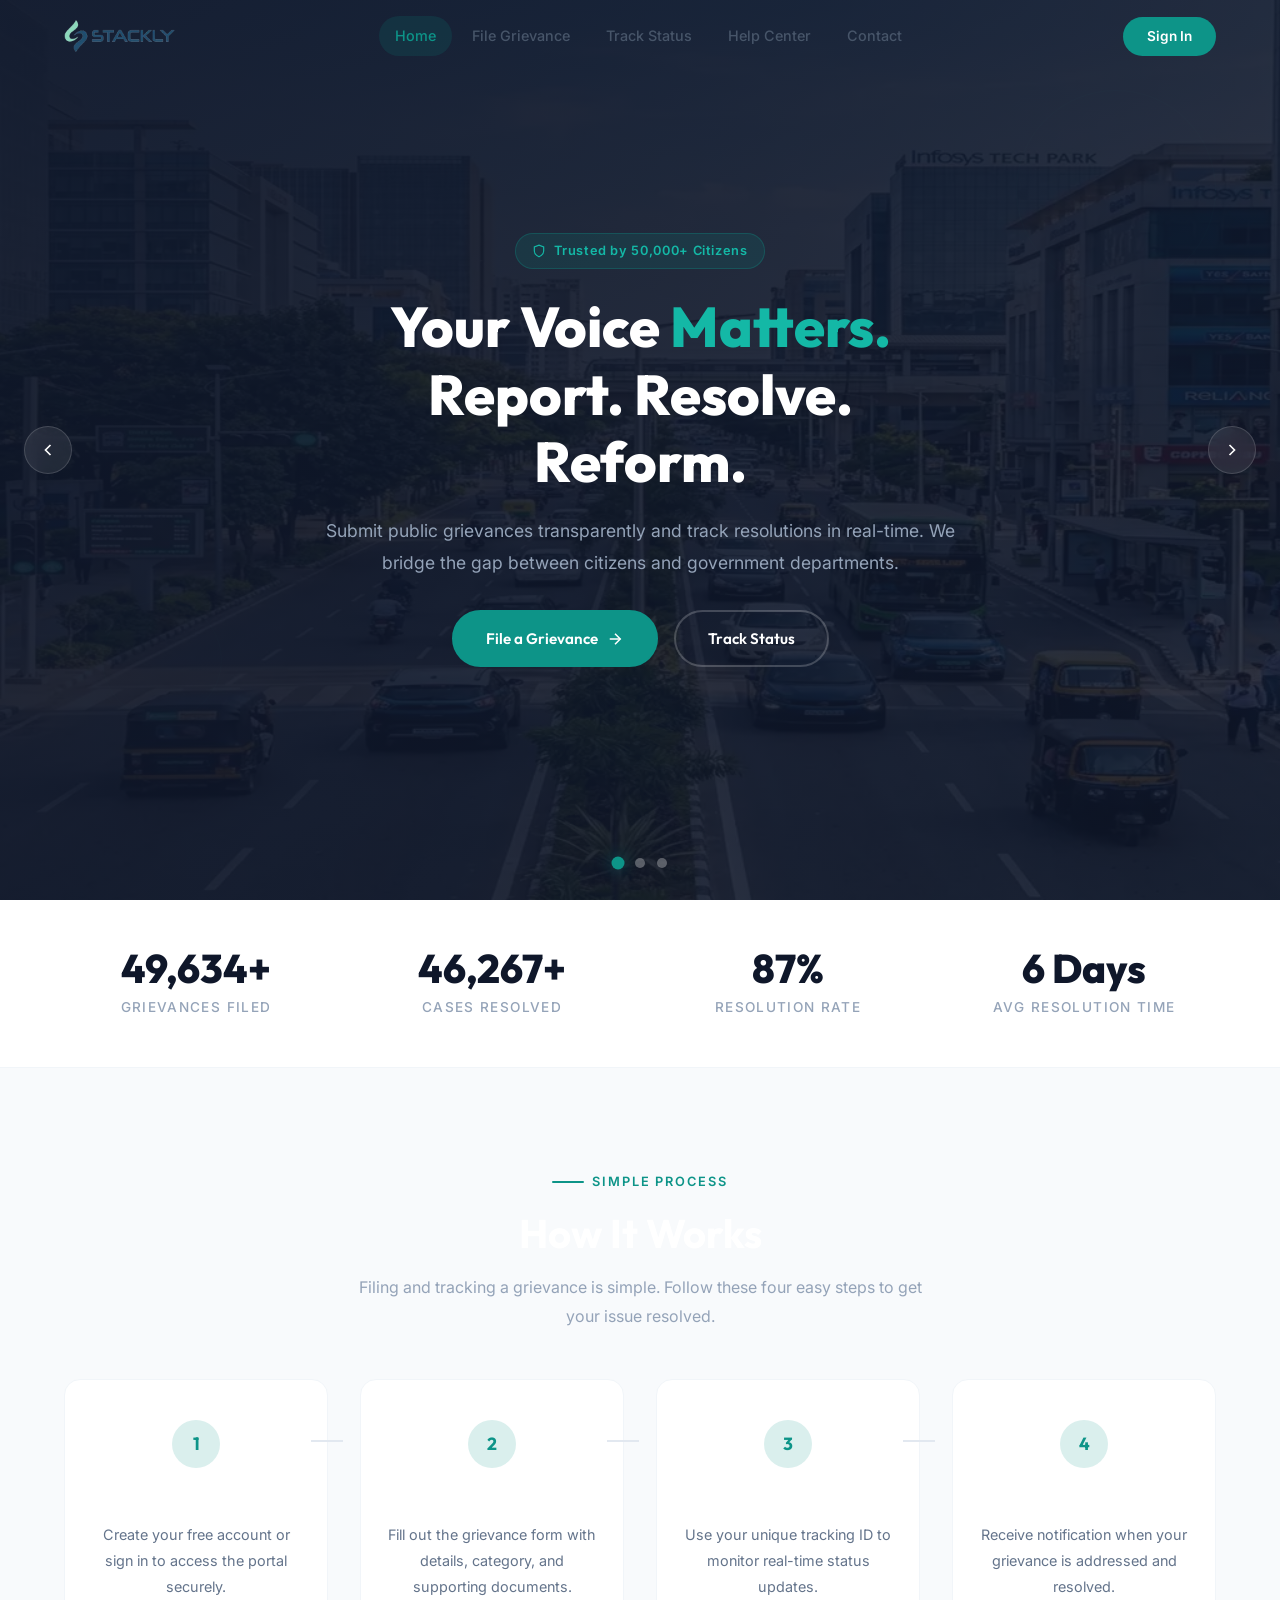
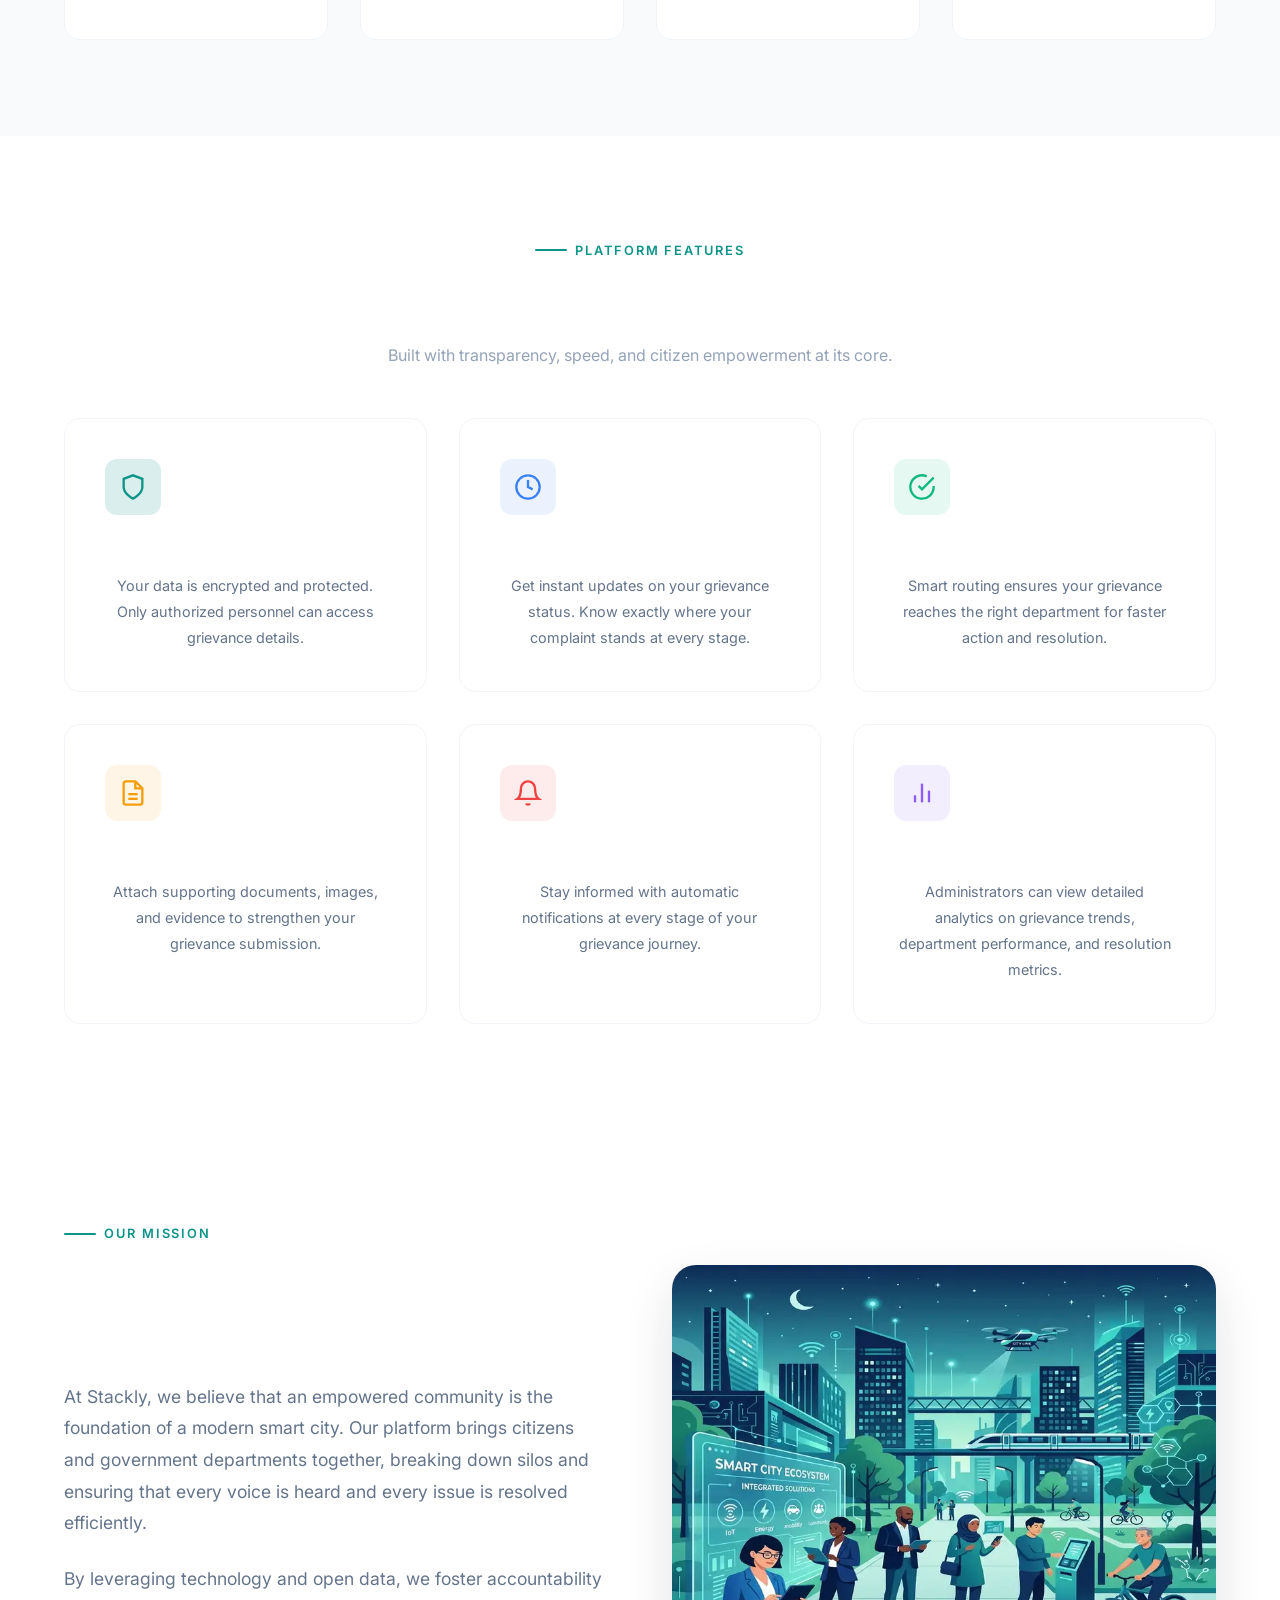
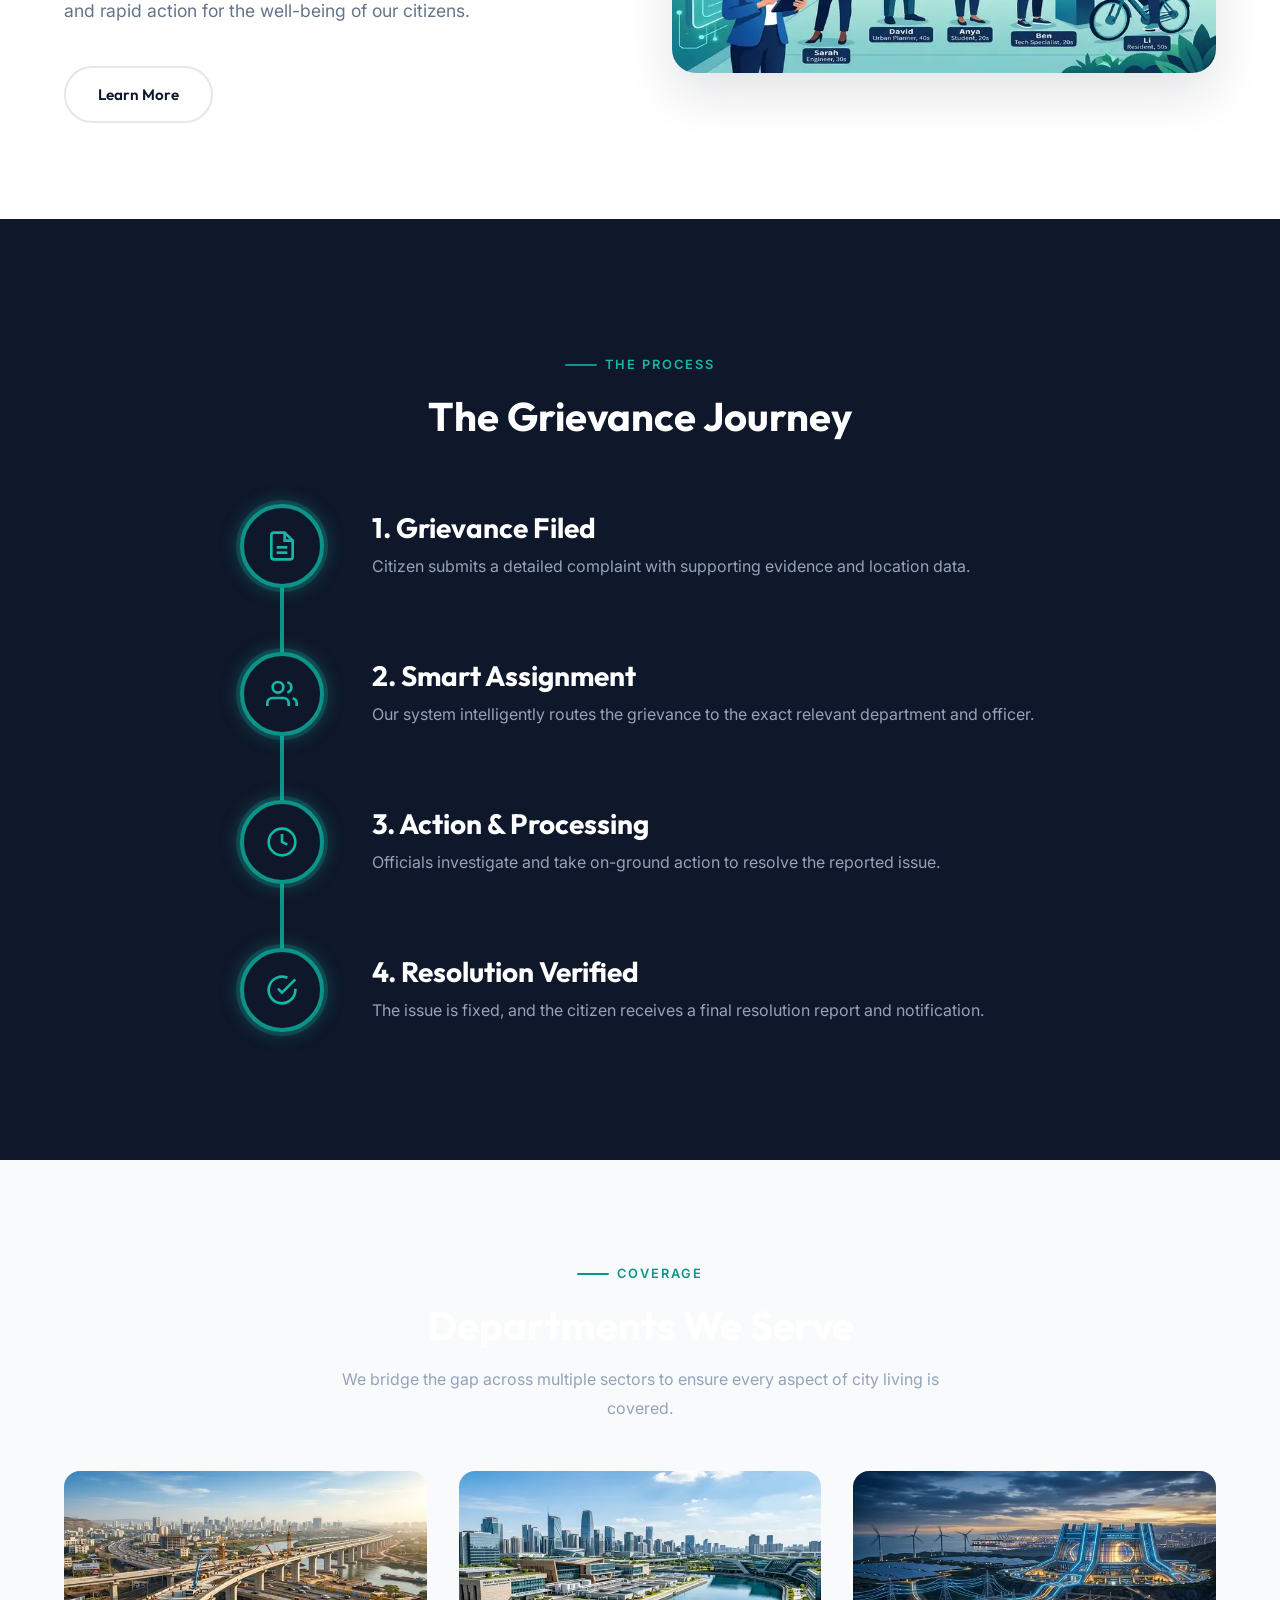
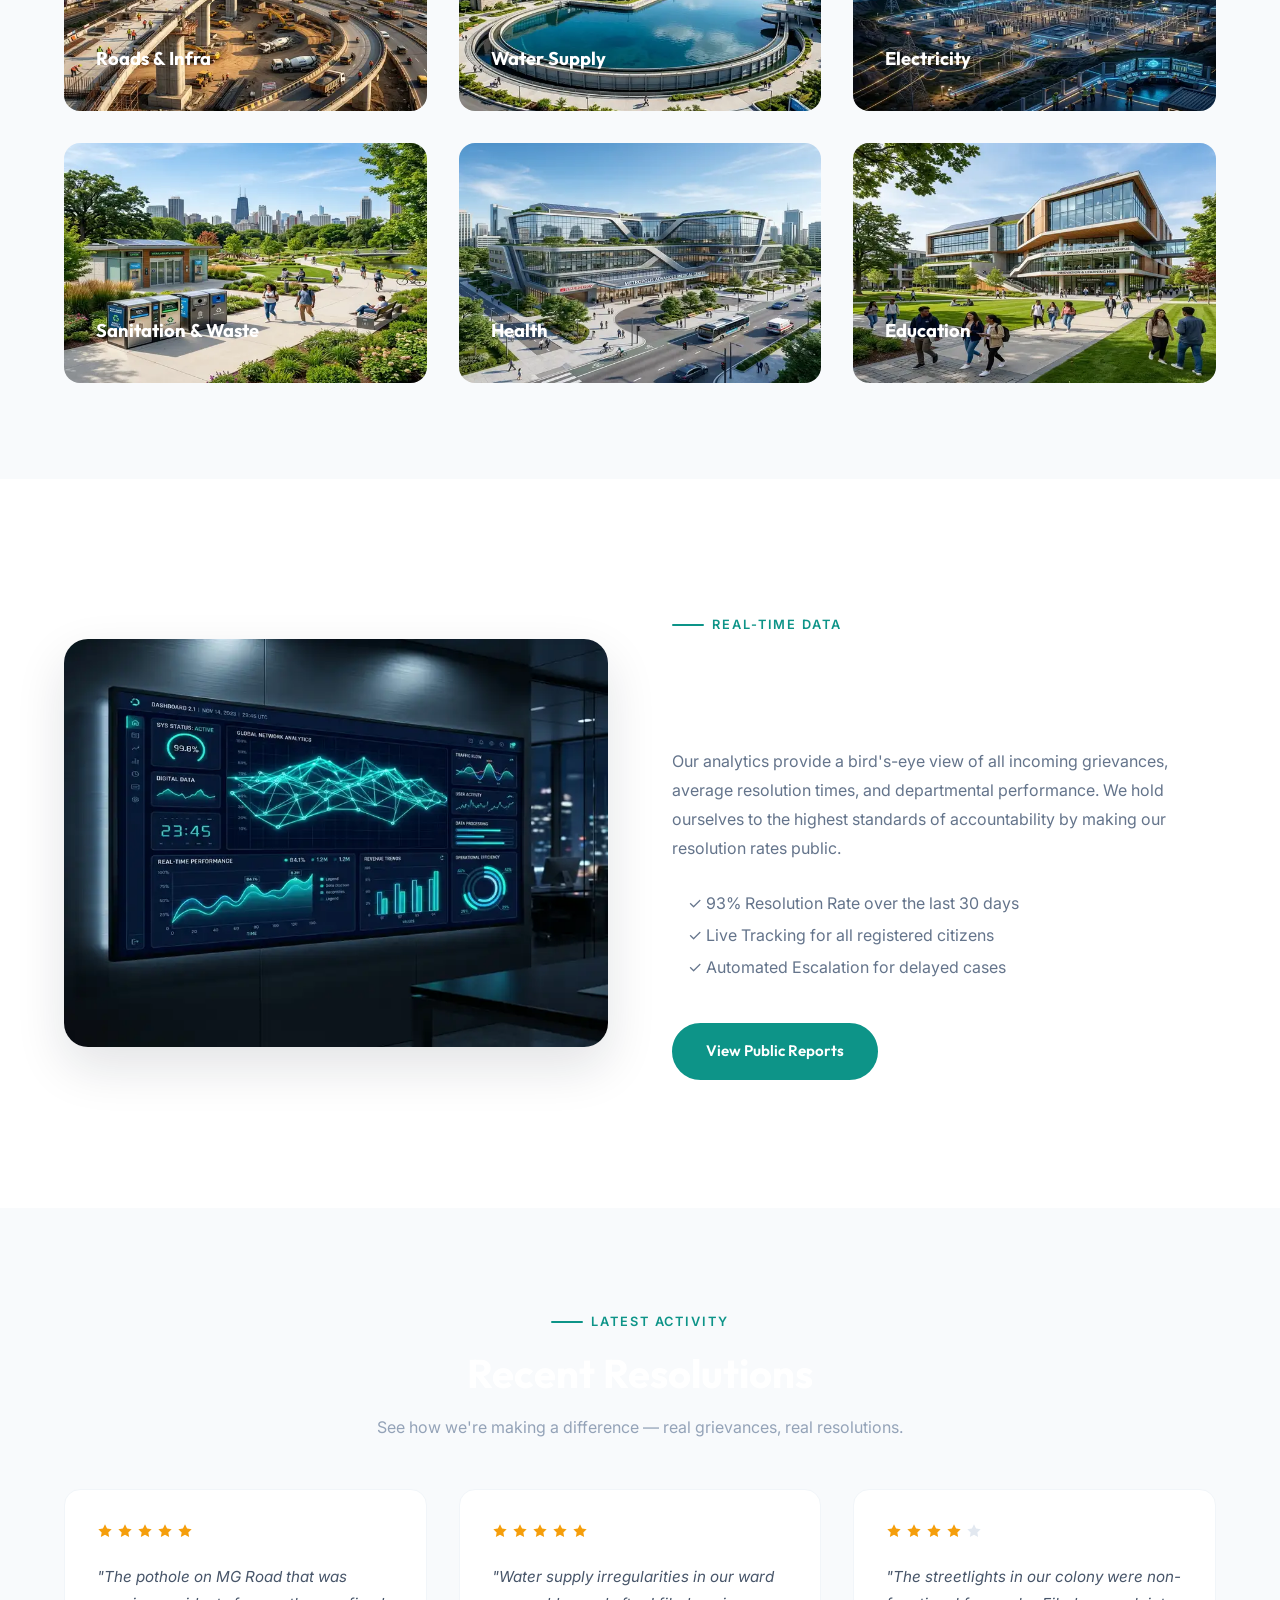
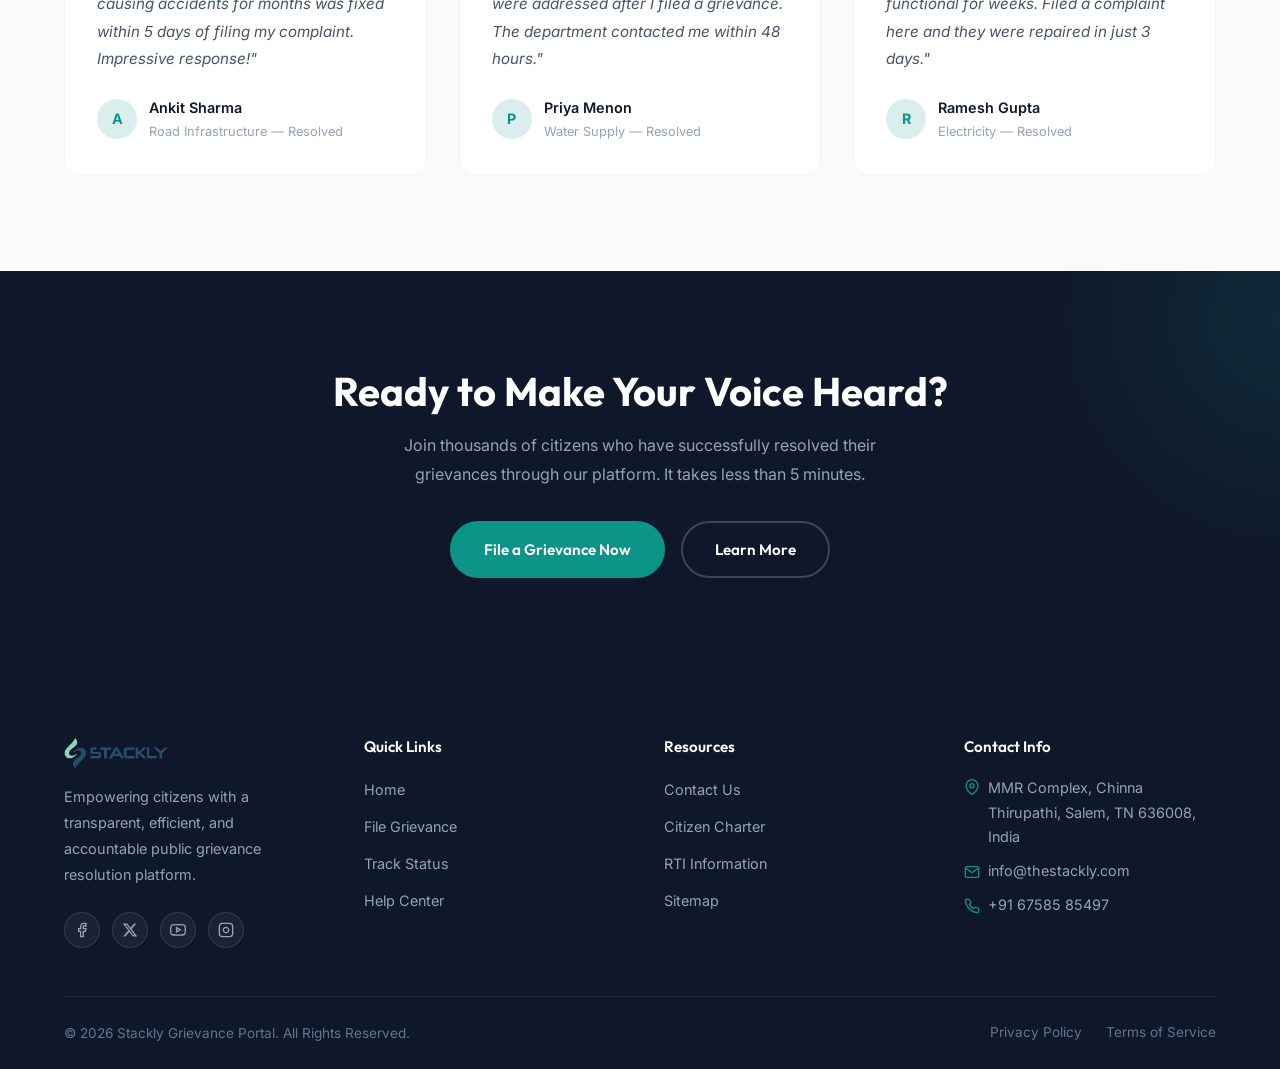
<file: index.html>
<!DOCTYPE html>
<html lang="en">
<head>
  <meta charset="UTF-8" />
  <meta name="viewport" content="width=device-width, initial-scale=1.0" />
  <title>Stackly — Public Grievance Portal</title>
  <meta name="description" content="Submit, track, and resolve public grievances efficiently. Your voice matters — Stackly ensures transparent and timely grievance resolution." />
  <link rel="stylesheet" href="css/style.css" />
</head>
<body>

  <!-- Page Loader -->
  <div id="page-loader" role="status" aria-label="Loading">
    <div class="loader-spinner"></div>
  </div>

  <!-- Header -->
  <header class="header" id="mainHeader">
    <div class="container">
      <a href="index.html" class="logo">
        <img src="images/logo-stackly.webp" alt="Stackly Grievance Portal" />
      </a>
      <nav class="nav-links">
        <a href="index.html" class="active">Home</a>
        <a href="file-grievance.html">File Grievance</a>
        <a href="track-grievance.html">Track Status</a>
        <a href="help-center.html">Help Center</a>
        <a href="contact.html">Contact</a>
      </nav>
      <div class="header-right">
        <a href="login.html" class="header-cta">Sign In</a>
        <button class="ham-btn" aria-label="Open menu">
          <svg viewBox="0 0 24 24" fill="none" stroke="currentColor" stroke-width="2"><line x1="3" y1="6" x2="21" y2="6"/><line x1="3" y1="12" x2="21" y2="12"/><line x1="3" y1="18" x2="21" y2="18"/></svg>
        </button>
      </div>
    </div>
  </header>

  <!-- Mobile Menu -->
  <div id="mobile-menu">
    <button class="mobile-close" aria-label="Close menu">
      <svg width="24" height="24" viewBox="0 0 24 24" fill="none" stroke="currentColor" stroke-width="2"><line x1="18" y1="6" x2="6" y2="18"/><line x1="6" y1="6" x2="18" y2="18"/></svg>
    </button>
    <img src="images/logo-stackly.webp" alt="Stackly" style="height:28px;filter:brightness(0) invert(1);margin-bottom:2rem;" />
    <a href="index.html">Home</a>
    <a href="file-grievance.html">File Grievance</a>
    <a href="track-grievance.html">Track Status</a>
    <a href="help-center.html">Help Center</a>
    <a href="contact.html">Contact</a>
    <a href="login.html" style="color:var(--teal-light);">Sign In</a>
  </div>

  <!-- ===== HERO SLIDER ===== -->
  <section class="hero-slider" id="heroSlider">
    <!-- Geometric Decorations -->
    <div class="hero-geo hero-geo-1"></div>
    <div class="hero-geo hero-geo-2"></div>
    <div class="hero-geo hero-geo-3"></div>

    <div class="hero-track">
      <!-- Slide 1 -->
      <div class="hero-slide active">
        <div class="hero-slide-bg" style="background-image:url('images/hero-1.webp')"></div>
        <div class="hero-slide-overlay"></div>
        <div class="hero-slide-content">
          <div class="hero-badge">
            <svg width="14" height="14" viewBox="0 0 24 24" fill="none" stroke="currentColor" stroke-width="2"><path d="M12 22s8-4 8-10V5l-8-3-8 3v7c0 6 8 10 8 10z"/></svg>
            Trusted by 50,000+ Citizens
          </div>
          <h1>Your Voice <span>Matters.</span><br />Report. Resolve. Reform.</h1>
          <p>Submit public grievances transparently and track resolutions in real-time. We bridge the gap between citizens and government departments.</p>
          <div class="hero-btns">
            <a href="file-grievance.html" class="btn btn-primary">File a Grievance <svg width="18" height="18" viewBox="0 0 24 24" fill="none" stroke="currentColor" stroke-width="2"><line x1="5" y1="12" x2="19" y2="12"/><polyline points="12 5 19 12 12 19"/></svg></a>
            <a href="track-grievance.html" class="btn-ghost">Track Status</a>
          </div>
        </div>
      </div>

      <!-- Slide 2 -->
      <div class="hero-slide">
        <div class="hero-slide-bg" style="background-image:url('images/hero-2.webp')"></div>
        <div class="hero-slide-overlay"></div>
        <div class="hero-slide-content">
          <div class="hero-badge">
            <svg width="14" height="14" viewBox="0 0 24 24" fill="none" stroke="currentColor" stroke-width="2"><circle cx="12" cy="12" r="10"/><polyline points="12 6 12 12 16 14"/></svg>
            Average Resolution: 7 Days
          </div>
          <h1>Fast. Transparent. <span>Accountable.</span></h1>
          <p>Every grievance receives a unique tracking ID. Monitor progress, receive updates, and hold departments accountable — all from one platform.</p>
          <div class="hero-btns">
            <a href="track-grievance.html" class="btn btn-primary">Track Your Grievance</a>
            <a href="help-center.html" class="btn-ghost">How It Works</a>
          </div>
        </div>
      </div>

      <!-- Slide 3 -->
      <div class="hero-slide">
        <div class="hero-slide-bg" style="background-image:url('images/hero-3.webp')"></div>
        <div class="hero-slide-overlay"></div>
        <div class="hero-slide-content">
          <div class="hero-badge">
            <svg width="14" height="14" viewBox="0 0 24 24" fill="none" stroke="currentColor" stroke-width="2"><path d="M17 21v-2a4 4 0 00-4-4H5a4 4 0 00-4 4v2"/><circle cx="9" cy="7" r="4"/><path d="M23 21v-2a4 4 0 00-3-3.87"/><path d="M16 3.13a4 4 0 010 7.75"/></svg>
            Built for Every Citizen
          </div>
          <h1>Building a <span>Better</span> Community Together</h1>
          <p>From infrastructure issues to public service complaints — our portal categorizes, prioritizes, and routes your grievances to the right department.</p>
          <div class="hero-btns">
            <a href="file-grievance.html" class="btn btn-primary">Get Started</a>
            <a href="contact.html" class="btn-ghost">Contact Us</a>
          </div>
        </div>
      </div>
    </div>

    <!-- Slider Controls -->
    <button class="slider-arrow slider-prev" aria-label="Previous slide">
      <svg viewBox="0 0 24 24" fill="none" stroke="currentColor" stroke-width="2"><polyline points="15 18 9 12 15 6"/></svg>
    </button>
    <button class="slider-arrow slider-next" aria-label="Next slide">
      <svg viewBox="0 0 24 24" fill="none" stroke="currentColor" stroke-width="2"><polyline points="9 6 15 12 9 18"/></svg>
    </button>

    <!-- Slider Dots -->
    <div class="slider-dots">
      <button class="slider-dot active" aria-label="Slide 1"></button>
      <button class="slider-dot" aria-label="Slide 2"></button>
      <button class="slider-dot" aria-label="Slide 3"></button>
    </div>
  </section>

  <!-- ===== STATS BAR ===== -->
  <section class="stats-bar">
    <div class="container">
      <div class="stats-grid reveal">
        <div class="stat-item">
          <div class="stat-number" data-count="52480" data-suffix="+">0</div>
          <div class="stat-label">Grievances Filed</div>
        </div>
        <div class="stat-item">
          <div class="stat-number" data-count="48920" data-suffix="+">0</div>
          <div class="stat-label">Cases Resolved</div>
        </div>
        <div class="stat-item">
          <div class="stat-number" data-count="93" data-suffix="%">0</div>
          <div class="stat-label">Resolution Rate</div>
        </div>
        <div class="stat-item">
          <div class="stat-number" data-count="7" data-suffix=" Days">0</div>
          <div class="stat-label">Avg Resolution Time</div>
        </div>
      </div>
    </div>
  </section>

  <!-- ===== HOW IT WORKS ===== -->
  <section class="section" style="background:var(--gray-50);">
    <div class="container text-center">
      <div class="reveal">
        <span class="section-label">Simple Process</span>
        <h2 class="section-title">How It Works</h2>
        <p class="section-subtitle">Filing and tracking a grievance is simple. Follow these four easy steps to get your issue resolved.</p>
      </div>

      <div class="steps-grid stagger-children">
        <div class="step-card reveal">
          <div class="step-number">1</div>
          <h4>Register / Login</h4>
          <p>Create your free account or sign in to access the portal securely.</p>
        </div>
        <div class="step-card reveal">
          <div class="step-number">2</div>
          <h4>Submit Grievance</h4>
          <p>Fill out the grievance form with details, category, and supporting documents.</p>
        </div>
        <div class="step-card reveal">
          <div class="step-number">3</div>
          <h4>Track Progress</h4>
          <p>Use your unique tracking ID to monitor real-time status updates.</p>
        </div>
        <div class="step-card reveal">
          <div class="step-number">4</div>
          <h4>Get Resolution</h4>
          <p>Receive notification when your grievance is addressed and resolved.</p>
        </div>
      </div>
    </div>
  </section>

  <!-- ===== FEATURES ===== -->
  <section class="section">
    <div class="container text-center">
      <div class="reveal">
        <span class="section-label">Platform Features</span>
        <h2 class="section-title">Why Choose Our Portal</h2>
        <p class="section-subtitle">Built with transparency, speed, and citizen empowerment at its core.</p>
      </div>

      <div class="features-grid stagger-children">
        <div class="feature-card reveal">
          <div class="feature-icon" style="background:var(--teal-glow);color:var(--teal);">
            <svg width="28" height="28" viewBox="0 0 24 24" fill="none" stroke="currentColor" stroke-width="2"><path d="M12 22s8-4 8-10V5l-8-3-8 3v7c0 6 8 10 8 10z"/></svg>
          </div>
          <h4>Secure & Private</h4>
          <p>Your data is encrypted and protected. Only authorized personnel can access grievance details.</p>
        </div>
        <div class="feature-card reveal">
          <div class="feature-icon" style="background:var(--info-bg);color:var(--info);">
            <svg width="28" height="28" viewBox="0 0 24 24" fill="none" stroke="currentColor" stroke-width="2"><circle cx="12" cy="12" r="10"/><polyline points="12 6 12 12 16 14"/></svg>
          </div>
          <h4>Real-Time Tracking</h4>
          <p>Get instant updates on your grievance status. Know exactly where your complaint stands at every stage.</p>
        </div>
        <div class="feature-card reveal">
          <div class="feature-icon" style="background:var(--success-bg);color:var(--success);">
            <svg width="28" height="28" viewBox="0 0 24 24" fill="none" stroke="currentColor" stroke-width="2"><path d="M22 11.08V12a10 10 0 11-5.93-9.14"/><polyline points="22 4 12 14.01 9 11.01"/></svg>
          </div>
          <h4>Quick Resolution</h4>
          <p>Smart routing ensures your grievance reaches the right department for faster action and resolution.</p>
        </div>
        <div class="feature-card reveal">
          <div class="feature-icon" style="background:var(--warning-bg);color:var(--warning);">
            <svg width="28" height="28" viewBox="0 0 24 24" fill="none" stroke="currentColor" stroke-width="2"><path d="M14 2H6a2 2 0 00-2 2v16a2 2 0 002 2h12a2 2 0 002-2V8z"/><polyline points="14 2 14 8 20 8"/><line x1="16" y1="13" x2="8" y2="13"/><line x1="16" y1="17" x2="8" y2="17"/></svg>
          </div>
          <h4>Document Upload</h4>
          <p>Attach supporting documents, images, and evidence to strengthen your grievance submission.</p>
        </div>
        <div class="feature-card reveal">
          <div class="feature-icon" style="background:var(--danger-bg);color:var(--danger);">
            <svg width="28" height="28" viewBox="0 0 24 24" fill="none" stroke="currentColor" stroke-width="2"><path d="M18 8A6 6 0 006 8c0 7-3 9-3 9h18s-3-2-3-9"/><path d="M13.73 21a2 2 0 01-3.46 0"/></svg>
          </div>
          <h4>SMS & Email Alerts</h4>
          <p>Stay informed with automatic notifications at every stage of your grievance journey.</p>
        </div>
        <div class="feature-card reveal">
          <div class="feature-icon" style="background:rgba(139,92,246,0.1);color:#8b5cf6;">
            <svg width="28" height="28" viewBox="0 0 24 24" fill="none" stroke="currentColor" stroke-width="2"><line x1="18" y1="20" x2="18" y2="10"/><line x1="12" y1="20" x2="12" y2="4"/><line x1="6" y1="20" x2="6" y2="14"/></svg>
          </div>
          <h4>Analytics Dashboard</h4>
          <p>Administrators can view detailed analytics on grievance trends, department performance, and resolution metrics.</p>
        </div>
      </div>
    </div>
  </section>

  <!-- ===== VISION & IMPACT ===== -->
  <section class="vision-section section">
    <div class="container vision-grid">
      <div class="vision-content reveal-left">
        <span class="section-label">Our Mission</span>
        <h2>Building a Transparent, Connected Community</h2>
        <p>At Stackly, we believe that an empowered community is the foundation of a modern smart city. Our platform brings citizens and government departments together, breaking down silos and ensuring that every voice is heard and every issue is resolved efficiently.</p>
        <p>By leveraging technology and open data, we foster accountability and rapid action for the well-being of our citizens.</p>
        <a href="about.html" class="btn btn-outline" style="margin-top: 1rem;">Learn More</a>
      </div>
      <div class="vision-image reveal-right">
        <img src="images/vision_community.webp" alt="Community Vision" />
      </div>
    </div>
  </section>

  <!-- ===== ANIMATED JOURNEY ===== -->
  <section class="journey-section">
    <div class="container text-center">
      <span class="section-label" style="color:var(--teal-light);">The Process</span>
      <h2 style="color:var(--white);margin-bottom:4rem;">The Grievance Journey</h2>
    </div>
    <div class="container">
      <div class="journey-timeline" id="journeyTimeline">
        <div class="journey-line"><div class="journey-line-fill" id="journeyLineFill"></div></div>
        
        <div class="journey-step reveal-up">
          <div class="journey-icon"><svg viewBox="0 0 24 24" fill="none" stroke="currentColor" stroke-width="2"><path d="M14 2H6a2 2 0 00-2 2v16a2 2 0 002 2h12a2 2 0 002-2V8z"/><polyline points="14 2 14 8 20 8"/><line x1="16" y1="13" x2="8" y2="13"/><line x1="16" y1="17" x2="8" y2="17"/></svg></div>
          <div class="journey-content">
            <h3>1. Grievance Filed</h3>
            <p>Citizen submits a detailed complaint with supporting evidence and location data.</p>
          </div>
        </div>

        <div class="journey-step reveal-up">
          <div class="journey-icon"><svg viewBox="0 0 24 24" fill="none" stroke="currentColor" stroke-width="2"><path d="M17 21v-2a4 4 0 00-4-4H5a4 4 0 00-4 4v2"/><circle cx="9" cy="7" r="4"/><path d="M23 21v-2a4 4 0 00-3-3.87"/><path d="M16 3.13a4 4 0 010 7.75"/></svg></div>
          <div class="journey-content">
            <h3>2. Smart Assignment</h3>
            <p>Our system intelligently routes the grievance to the exact relevant department and officer.</p>
          </div>
        </div>

        <div class="journey-step reveal-up">
          <div class="journey-icon"><svg viewBox="0 0 24 24" fill="none" stroke="currentColor" stroke-width="2"><circle cx="12" cy="12" r="10"/><polyline points="12 6 12 12 16 14"/></svg></div>
          <div class="journey-content">
            <h3>3. Action & Processing</h3>
            <p>Officials investigate and take on-ground action to resolve the reported issue.</p>
          </div>
        </div>

        <div class="journey-step reveal-up">
          <div class="journey-icon"><svg viewBox="0 0 24 24" fill="none" stroke="currentColor" stroke-width="2"><path d="M22 11.08V12a10 10 0 11-5.93-9.14"/><polyline points="22 4 12 14.01 9 11.01"/></svg></div>
          <div class="journey-content">
            <h3>4. Resolution Verified</h3>
            <p>The issue is fixed, and the citizen receives a final resolution report and notification.</p>
          </div>
        </div>

      </div>
    </div>
  </section>

  <!-- ===== DEPARTMENTS GRID ===== -->
  <section class="depts-section section">
    <div class="container text-center">
      <div class="reveal">
        <span class="section-label">Coverage</span>
        <h2 class="section-title">Departments We Serve</h2>
        <p class="section-subtitle">We bridge the gap across multiple sectors to ensure every aspect of city living is covered.</p>
      </div>
      <div class="depts-grid stagger-children" style="margin-top: 3rem; display: grid; grid-template-columns: repeat(auto-fit, minmax(min(100%, 300px), 1fr));">
        <div class="dept-card category-card-bg reveal-up" style="background-image: url('images/cat-roads.webp');">
          <h4>Roads & Infra</h4>
        </div>
        <div class="dept-card category-card-bg reveal-up" style="background-image: url('images/cat-water.webp');">
          <h4>Water Supply</h4>
        </div>
        <div class="dept-card category-card-bg reveal-up" style="background-image: url('images/cat-electricity.webp');">
          <h4>Electricity</h4>
        </div>
        <div class="dept-card category-card-bg reveal-up" style="background-image: url('images/cat-sanitation.webp');">
          <h4>Sanitation & Waste</h4>
        </div>
        <div class="dept-card category-card-bg reveal-up" style="background-image: url('images/cat-health.webp');">
          <h4>Health</h4>
        </div>
        <div class="dept-card category-card-bg reveal-up" style="background-image: url('images/cat-education.webp');">
          <h4>Education</h4>
        </div>
      </div>
    </div>
  </section>

  <!-- ===== TRANSPARENCY DASHBOARD ===== -->
  <section class="transparency-section">
    <div class="container transparency-grid">
      <div class="transparency-image reveal">
        <img src="images/dashboard_analytics.webp" alt="Analytics Dashboard" />
      </div>
      <div class="transparency-content reveal-right">
        <span class="section-label">Real-Time Data</span>
        <h2>Total Transparency Dashboard</h2>
        <p>Our analytics provide a bird's-eye view of all incoming grievances, average resolution times, and departmental performance. We hold ourselves to the highest standards of accountability by making our resolution rates public.</p>
        <ul style="margin: 1.5rem 0; padding-left: 1rem; color: var(--gray-500); line-height: 2;">
          <li>✓ 93% Resolution Rate over the last 30 days</li>
          <li>✓ Live Tracking for all registered citizens</li>
          <li>✓ Automated Escalation for delayed cases</li>
        </ul>
        <a href="reports.html" class="btn btn-primary" style="margin-top: 1rem;">View Public Reports</a>
      </div>
    </div>
  </section>

  <!-- ===== RECENT UPDATES ===== -->
  <section class="section" style="background:var(--gray-50);">
    <div class="container">
      <div class="text-center reveal">
        <span class="section-label">Latest Activity</span>
        <h2 class="section-title">Recent Resolutions</h2>
        <p class="section-subtitle">See how we're making a difference — real grievances, real resolutions.</p>
      </div>

      <div class="testimonials-grid stagger-children" style="margin-top: 2rem;">
        <div class="testimonial-card reveal">
          <div class="testimonial-stars">
            <svg width="16" height="16" viewBox="0 0 24 24" fill="currentColor" stroke="none"><polygon points="12 2 15.09 8.26 22 9.27 17 14.14 18.18 21.02 12 17.77 5.82 21.02 7 14.14 2 9.27 8.91 8.26 12 2"/></svg>
            <svg width="16" height="16" viewBox="0 0 24 24" fill="currentColor" stroke="none"><polygon points="12 2 15.09 8.26 22 9.27 17 14.14 18.18 21.02 12 17.77 5.82 21.02 7 14.14 2 9.27 8.91 8.26 12 2"/></svg>
            <svg width="16" height="16" viewBox="0 0 24 24" fill="currentColor" stroke="none"><polygon points="12 2 15.09 8.26 22 9.27 17 14.14 18.18 21.02 12 17.77 5.82 21.02 7 14.14 2 9.27 8.91 8.26 12 2"/></svg>
            <svg width="16" height="16" viewBox="0 0 24 24" fill="currentColor" stroke="none"><polygon points="12 2 15.09 8.26 22 9.27 17 14.14 18.18 21.02 12 17.77 5.82 21.02 7 14.14 2 9.27 8.91 8.26 12 2"/></svg>
            <svg width="16" height="16" viewBox="0 0 24 24" fill="currentColor" stroke="none"><polygon points="12 2 15.09 8.26 22 9.27 17 14.14 18.18 21.02 12 17.77 5.82 21.02 7 14.14 2 9.27 8.91 8.26 12 2"/></svg>
          </div>
          <p class="testimonial-text">"The pothole on MG Road that was causing accidents for months was fixed within 5 days of filing my complaint. Impressive response!"</p>
          <div class="testimonial-author">
            <div class="testimonial-avatar">A</div>
            <div>
              <div class="testimonial-name">Ankit Sharma</div>
              <div class="testimonial-role">Road Infrastructure — Resolved</div>
            </div>
          </div>
        </div>
        <div class="testimonial-card reveal">
          <div class="testimonial-stars">
            <svg width="16" height="16" viewBox="0 0 24 24" fill="currentColor" stroke="none"><polygon points="12 2 15.09 8.26 22 9.27 17 14.14 18.18 21.02 12 17.77 5.82 21.02 7 14.14 2 9.27 8.91 8.26 12 2"/></svg>
            <svg width="16" height="16" viewBox="0 0 24 24" fill="currentColor" stroke="none"><polygon points="12 2 15.09 8.26 22 9.27 17 14.14 18.18 21.02 12 17.77 5.82 21.02 7 14.14 2 9.27 8.91 8.26 12 2"/></svg>
            <svg width="16" height="16" viewBox="0 0 24 24" fill="currentColor" stroke="none"><polygon points="12 2 15.09 8.26 22 9.27 17 14.14 18.18 21.02 12 17.77 5.82 21.02 7 14.14 2 9.27 8.91 8.26 12 2"/></svg>
            <svg width="16" height="16" viewBox="0 0 24 24" fill="currentColor" stroke="none"><polygon points="12 2 15.09 8.26 22 9.27 17 14.14 18.18 21.02 12 17.77 5.82 21.02 7 14.14 2 9.27 8.91 8.26 12 2"/></svg>
            <svg width="16" height="16" viewBox="0 0 24 24" fill="currentColor" stroke="none"><polygon points="12 2 15.09 8.26 22 9.27 17 14.14 18.18 21.02 12 17.77 5.82 21.02 7 14.14 2 9.27 8.91 8.26 12 2"/></svg>
          </div>
          <p class="testimonial-text">"Water supply irregularities in our ward were addressed after I filed a grievance. The department contacted me within 48 hours."</p>
          <div class="testimonial-author">
            <div class="testimonial-avatar">P</div>
            <div>
              <div class="testimonial-name">Priya Menon</div>
              <div class="testimonial-role">Water Supply — Resolved</div>
            </div>
          </div>
        </div>
        <div class="testimonial-card reveal">
          <div class="testimonial-stars">
            <svg width="16" height="16" viewBox="0 0 24 24" fill="currentColor" stroke="none"><polygon points="12 2 15.09 8.26 22 9.27 17 14.14 18.18 21.02 12 17.77 5.82 21.02 7 14.14 2 9.27 8.91 8.26 12 2"/></svg>
            <svg width="16" height="16" viewBox="0 0 24 24" fill="currentColor" stroke="none"><polygon points="12 2 15.09 8.26 22 9.27 17 14.14 18.18 21.02 12 17.77 5.82 21.02 7 14.14 2 9.27 8.91 8.26 12 2"/></svg>
            <svg width="16" height="16" viewBox="0 0 24 24" fill="currentColor" stroke="none"><polygon points="12 2 15.09 8.26 22 9.27 17 14.14 18.18 21.02 12 17.77 5.82 21.02 7 14.14 2 9.27 8.91 8.26 12 2"/></svg>
            <svg width="16" height="16" viewBox="0 0 24 24" fill="currentColor" stroke="none"><polygon points="12 2 15.09 8.26 22 9.27 17 14.14 18.18 21.02 12 17.77 5.82 21.02 7 14.14 2 9.27 8.91 8.26 12 2"/></svg>
            <svg width="16" height="16" viewBox="0 0 24 24" fill="#e2e8f0" stroke="none"><polygon points="12 2 15.09 8.26 22 9.27 17 14.14 18.18 21.02 12 17.77 5.82 21.02 7 14.14 2 9.27 8.91 8.26 12 2"/></svg>
          </div>
          <p class="testimonial-text">"The streetlights in our colony were non-functional for weeks. Filed a complaint here and they were repaired in just 3 days."</p>
          <div class="testimonial-author">
            <div class="testimonial-avatar">R</div>
            <div>
              <div class="testimonial-name">Ramesh Gupta</div>
              <div class="testimonial-role">Electricity — Resolved</div>
            </div>
          </div>
        </div>
      </div>
    </div>
  </section>

  <!-- ===== CTA SECTION ===== -->
  <section class="cta-section section">
    <div class="container">
      <div class="cta-content reveal">
        <h2>Ready to Make Your Voice Heard?</h2>
        <p>Join thousands of citizens who have successfully resolved their grievances through our platform. It takes less than 5 minutes.</p>
        <div class="cta-btns">
          <a href="file-grievance.html" class="btn btn-primary">File a Grievance Now</a>
          <a href="help-center.html" class="btn btn-outline" style="color:var(--white);border-color:rgba(255,255,255,0.2);">Learn More</a>
        </div>
      </div>
    </div>
  </section>

  <!-- ===== FOOTER ===== -->
  <footer class="footer">
    <div class="container">
      <div class="footer-grid">
        <div class="footer-brand">
          <a href="index.html" class="logo"><img src="images/logo-stackly.webp" alt="Stackly" /></a>
          <p>Empowering citizens with a transparent, efficient, and accountable public grievance resolution platform.</p>
          <div class="footer-social">
            <a href="404.html" aria-label="Facebook"><svg viewBox="0 0 24 24" fill="none" stroke="currentColor" stroke-width="2"><path d="M18 2h-3a5 5 0 00-5 5v3H7v4h3v8h4v-8h3l1-4h-4V7a1 1 0 011-1h3z"/></svg></a>
            <a href="404.html" aria-label="Twitter"><svg viewBox="0 0 24 24" fill="currentColor" stroke="none"><path d="M18.244 2.25h3.308l-7.227 8.26 8.502 11.24H16.17l-5.214-6.817L4.99 21.75H1.68l7.73-8.835L1.254 2.25H8.08l4.713 6.231zm-1.161 17.52h1.833L7.084 4.126H5.117z"/></svg></a>
            <a href="404.html" aria-label="YouTube"><svg viewBox="0 0 24 24" fill="none" stroke="currentColor" stroke-width="2"><path d="M22.54 6.42a2.78 2.78 0 00-1.94-2C18.88 4 12 4 12 4s-6.88 0-8.6.46a2.78 2.78 0 00-1.94 2 29 29 0 00-.46 5.33 29 29 0 00.46 5.33 2.78 2.78 0 001.94 2c1.72.46 8.6.46 8.6.46s6.88 0 8.6-.46a2.78 2.78 0 001.94-2 29 29 0 00.46-5.33 29 29 0 00-.46-5.33z"/><polygon points="9.75 15.02 15.5 11.75 9.75 8.48 9.75 15.02"/></svg></a>
            <a href="404.html" aria-label="Instagram"><svg viewBox="0 0 24 24" fill="none" stroke="currentColor" stroke-width="2"><rect x="2" y="2" width="20" height="20" rx="5" ry="5"/><path d="M16 11.37A4 4 0 1112.63 8 4 4 0 0116 11.37z"/><line x1="17.5" y1="6.5" x2="17.51" y2="6.5"/></svg></a>
          </div>
        </div>
        <div class="footer-col">
          <h4>Quick Links</h4>
          <ul>
            <li><a href="index.html">Home</a></li>
            <li><a href="file-grievance.html">File Grievance</a></li>
            <li><a href="track-grievance.html">Track Status</a></li>
            <li><a href="help-center.html">Help Center</a></li>
          </ul>
        </div>
        <div class="footer-col">
          <h4>Resources</h4>
          <ul>
            <li><a href="contact.html">Contact Us</a></li>
            <li><a href="404.html">Citizen Charter</a></li>
            <li><a href="404.html">RTI Information</a></li>
            <li><a href="404.html">Sitemap</a></li>
          </ul>
        </div>
        <div class="footer-col">
          <h4>Contact Info</h4>
          <ul>
            <li>
              <a href="404.html" style="display:flex;align-items:flex-start;gap:0.5rem;">
                <svg width="16" height="16" viewBox="0 0 24 24" fill="none" stroke="currentColor" stroke-width="2" style="margin-top:3px;flex-shrink:0;"><path d="M21 10c0 7-9 13-9 13s-9-6-9-13a9 9 0 0118 0z"/><circle cx="12" cy="10" r="3"/></svg>
                MMR Complex, Chinna Thirupathi, Salem, TN 636008, India
              </a>
            </li>
            <li>
              <a href="mailto:info@thestackly.com" style="display:flex;align-items:center;gap:0.5rem;">
                <svg width="16" height="16" viewBox="0 0 24 24" fill="none" stroke="currentColor" stroke-width="2"><path d="M4 4h16c1.1 0 2 .9 2 2v12c0 1.1-.9 2-2 2H4c-1.1 0-2-.9-2-2V6c0-1.1.9-2 2-2z"/><polyline points="22,6 12,13 2,6"/></svg>
                info@thestackly.com
              </a>
            </li>
            <li>
              <a href="tel:+916758585497" style="display:flex;align-items:center;gap:0.5rem;">
                <svg width="16" height="16" viewBox="0 0 24 24" fill="none" stroke="currentColor" stroke-width="2"><path d="M22 16.92v3a2 2 0 01-2.18 2 19.79 19.79 0 01-8.63-3.07 19.5 19.5 0 01-6-6 19.79 19.79 0 01-3.07-8.67A2 2 0 014.11 2h3a2 2 0 012 1.72 12.84 12.84 0 00.7 2.81 2 2 0 01-.45 2.11L8.09 9.91a16 16 0 006 6l1.27-1.27a2 2 0 012.11-.45 12.84 12.84 0 002.81.7A2 2 0 0122 16.92z"/></svg>
                +91 67585 85497
              </a>
            </li>
          </ul>
        </div>
      </div>
      <div class="footer-bottom">
        <p>&copy; 2026 Stackly Grievance Portal. All Rights Reserved.</p>
        <div class="footer-bottom-links">
          <a href="404.html">Privacy Policy</a>
          <a href="404.html">Terms of Service</a>
        </div>
      </div>
    </div>
  </footer>

  <script src="js/main.js"></script>
</body>
</html>
</file>
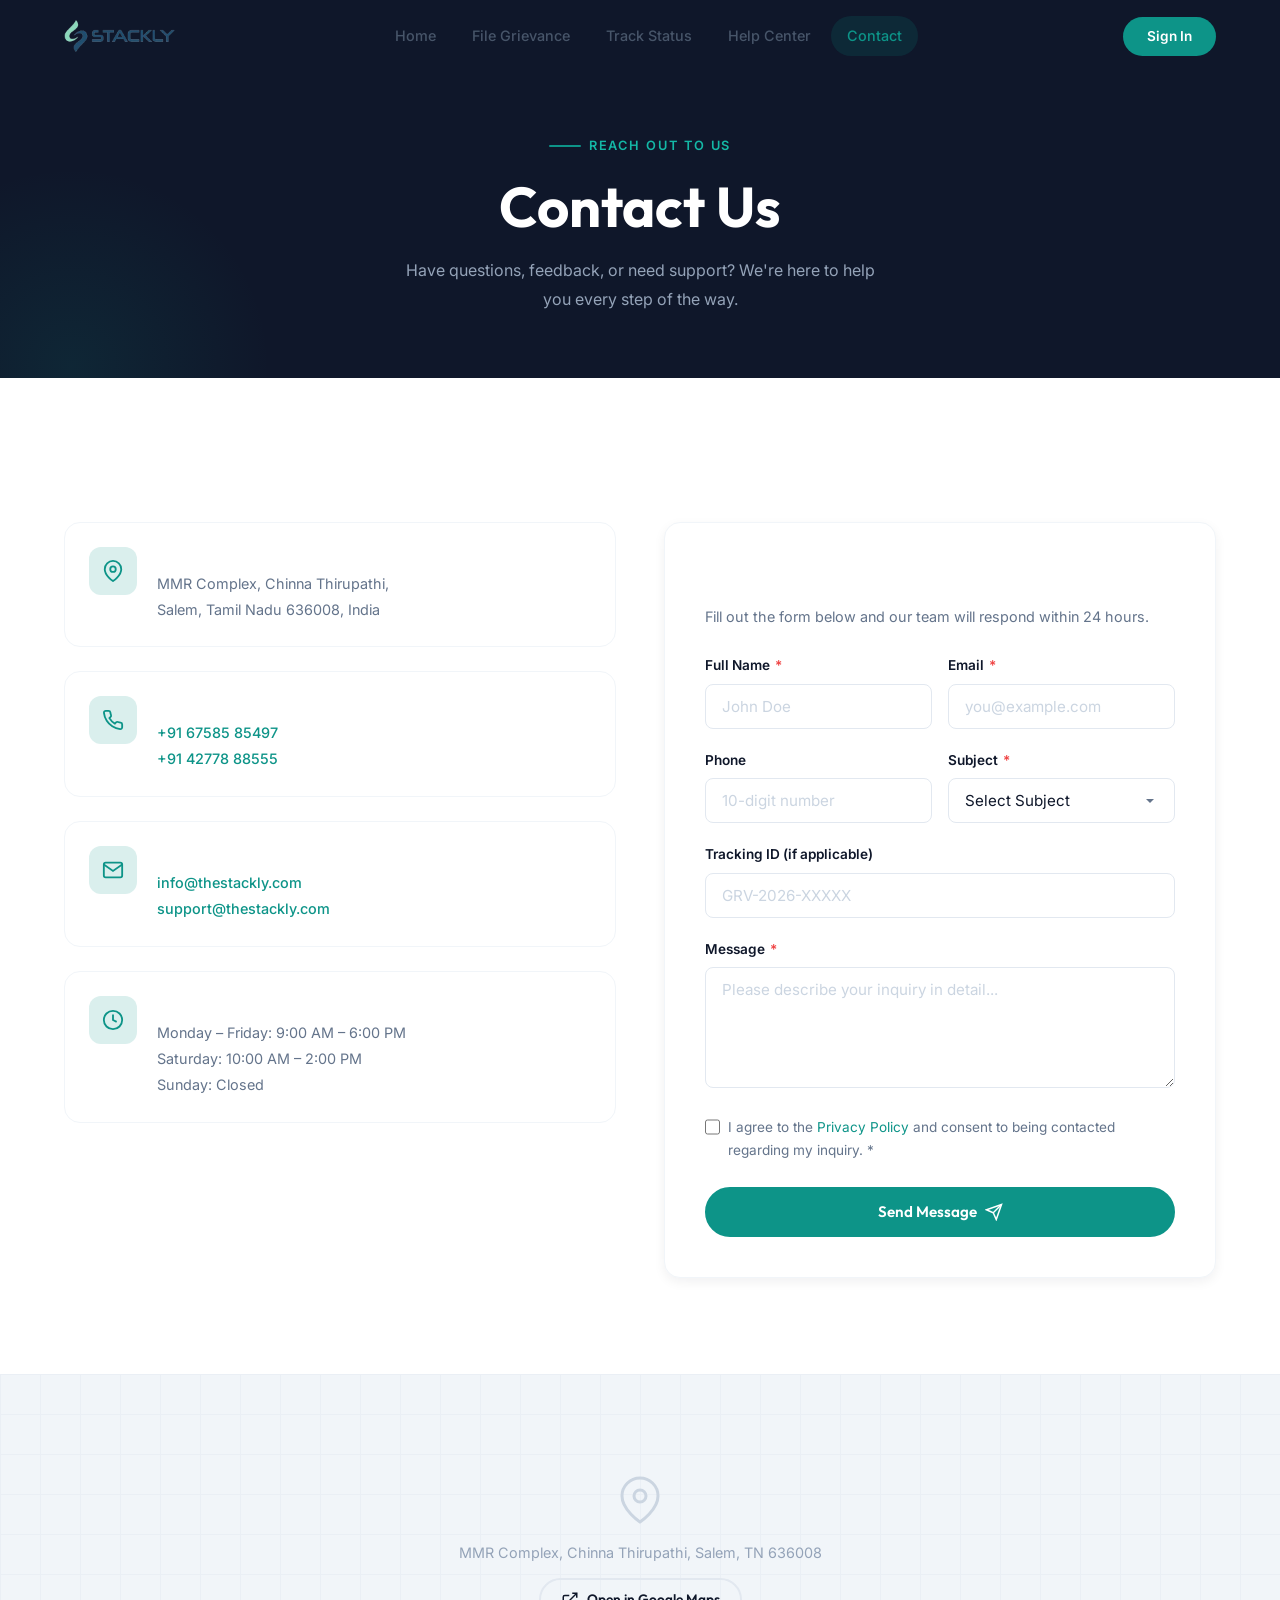
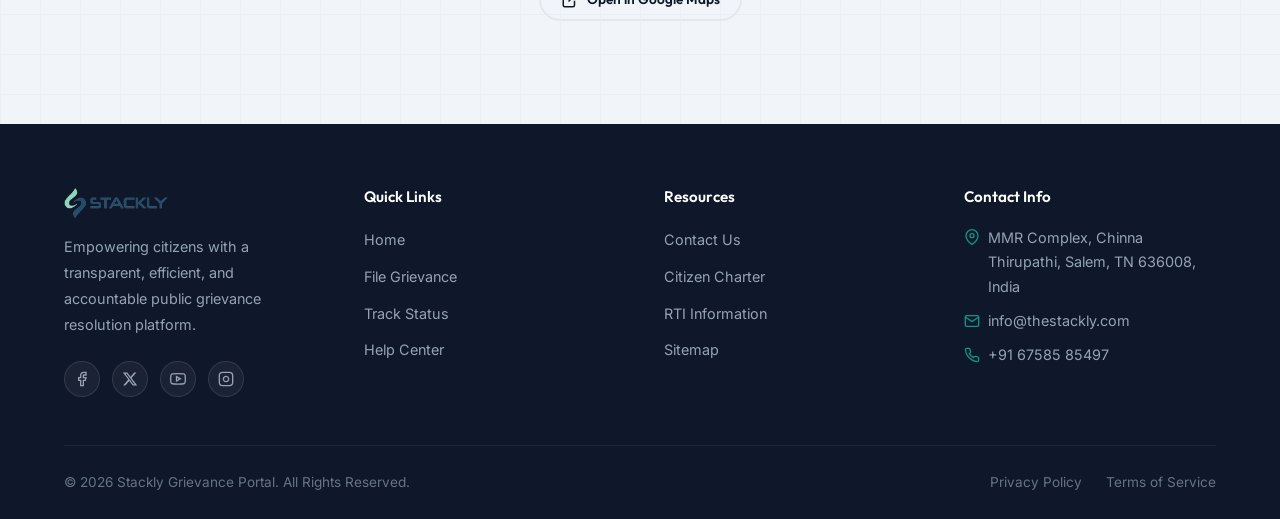
<file: contact.html>
<!DOCTYPE html>
<html lang="en">
<head>
  <meta charset="UTF-8" />
  <meta name="viewport" content="width=device-width, initial-scale=1.0" />
  <title>Contact Us — Stackly Public Grievance Portal</title>
  <meta name="description" content="Get in touch with the Stackly Grievance Portal team. Find our office locations, phone numbers, email, and submit inquiries through our contact form." />
  <link rel="stylesheet" href="css/style.css" />
</head>
<body>

  <div id="page-loader" role="status" aria-label="Loading"><div class="loader-spinner"></div></div>

  <header class="header" id="mainHeader">
    <div class="container">
      <a href="index.html" class="logo"><img src="images/logo-stackly.webp" alt="Stackly" /></a>
      <nav class="nav-links">
        <a href="index.html">Home</a>
        <a href="file-grievance.html">File Grievance</a>
        <a href="track-grievance.html">Track Status</a>
        <a href="help-center.html">Help Center</a>
        <a href="contact.html" class="active">Contact</a>
      </nav>
      <div class="header-right">
        <a href="login.html" class="header-cta">Sign In</a>
        <button class="ham-btn" aria-label="Open menu"><svg viewBox="0 0 24 24" fill="none" stroke="currentColor" stroke-width="2"><line x1="3" y1="6" x2="21" y2="6"/><line x1="3" y1="12" x2="21" y2="12"/><line x1="3" y1="18" x2="21" y2="18"/></svg></button>
      </div>
    </div>
  </header>

  <div id="mobile-menu">
    <button class="mobile-close" aria-label="Close"><svg width="24" height="24" viewBox="0 0 24 24" fill="none" stroke="currentColor" stroke-width="2"><line x1="18" y1="6" x2="6" y2="18"/><line x1="6" y1="6" x2="18" y2="18"/></svg></button>
    <img src="images/logo-stackly.webp" alt="Stackly" style="height:28px;filter:brightness(0) invert(1);margin-bottom:2rem;" />
    <a href="index.html">Home</a><a href="file-grievance.html">File Grievance</a><a href="track-grievance.html">Track Status</a><a href="help-center.html">Help Center</a><a href="contact.html">Contact</a><a href="login.html" style="color:var(--teal-light);">Sign In</a>
  </div>

  <section class="page-hero">
    <div class="container">
      <span class="section-label" style="color:var(--teal-light);">Reach Out To Us</span>
      <h1>Contact Us</h1>
      <p>Have questions, feedback, or need support? We're here to help you every step of the way.</p>
    </div>
  </section>

  <section class="section">
    <div class="container">
      <div class="contact-grid">
        <!-- Contact Info Cards -->
        <div class="contact-info-cards reveal">
          <div class="contact-info-card">
            <div class="contact-info-icon">
              <svg viewBox="0 0 24 24" fill="none" stroke="currentColor" stroke-width="2"><path d="M21 10c0 7-9 13-9 13s-9-6-9-13a9 9 0 0118 0z"/><circle cx="12" cy="10" r="3"/></svg>
            </div>
            <div>
              <h4>Head Office</h4>
              <p>MMR Complex, Chinna Thirupathi,<br/>Salem, Tamil Nadu 636008, India</p>
            </div>
          </div>

          <div class="contact-info-card">
            <div class="contact-info-icon">
              <svg viewBox="0 0 24 24" fill="none" stroke="currentColor" stroke-width="2"><path d="M22 16.92v3a2 2 0 01-2.18 2 19.79 19.79 0 01-8.63-3.07 19.5 19.5 0 01-6-6 19.79 19.79 0 01-3.07-8.67A2 2 0 014.11 2h3a2 2 0 012 1.72 12.84 12.84 0 00.7 2.81 2 2 0 01-.45 2.11L8.09 9.91a16 16 0 006 6l1.27-1.27a2 2 0 012.11-.45 12.84 12.84 0 002.81.7A2 2 0 0122 16.92z"/></svg>
            </div>
            <div>
              <h4>Phone</h4>
              <p><a href="tel:+916758585497">+91 67585 85497</a><br/><a href="tel:+914277888555">+91 42778 88555</a></p>
            </div>
          </div>

          <div class="contact-info-card">
            <div class="contact-info-icon">
              <svg viewBox="0 0 24 24" fill="none" stroke="currentColor" stroke-width="2"><path d="M4 4h16c1.1 0 2 .9 2 2v12c0 1.1-.9 2-2 2H4c-1.1 0-2-.9-2-2V6c0-1.1.9-2 2-2z"/><polyline points="22,6 12,13 2,6"/></svg>
            </div>
            <div>
              <h4>Email</h4>
              <p><a href="mailto:info@thestackly.com">info@thestackly.com</a><br/><a href="mailto:support@thestackly.com">support@thestackly.com</a></p>
            </div>
          </div>

          <div class="contact-info-card">
            <div class="contact-info-icon">
              <svg viewBox="0 0 24 24" fill="none" stroke="currentColor" stroke-width="2"><circle cx="12" cy="12" r="10"/><polyline points="12 6 12 12 16 14"/></svg>
            </div>
            <div>
              <h4>Working Hours</h4>
              <p>Monday – Friday: 9:00 AM – 6:00 PM<br/>Saturday: 10:00 AM – 2:00 PM<br/>Sunday: Closed</p>
            </div>
          </div>
        </div>

        <!-- Contact Form -->
        <div class="form-card reveal-right">
          <h3 style="margin-bottom:0.5rem;">Send Us a Message</h3>
          <p style="margin-bottom:1.5rem;font-size:0.9rem;">Fill out the form below and our team will respond within 24 hours.</p>

          <form data-validate="true" id="contactForm">
            <div class="form-row">
              <div class="form-group">
                <label>Full Name <span class="required">*</span></label>
                <input type="text" class="form-control" id="contact-name" required minlength="3" maxlength="60" placeholder="John Doe" />
                <div class="form-error"></div>
              </div>
              <div class="form-group">
                <label>Email <span class="required">*</span></label>
                <input type="email" class="form-control" required placeholder="you@example.com" />
                <div class="form-error"></div>
              </div>
            </div>

            <div class="form-row">
              <div class="form-group">
                <label>Phone</label>
                <input type="tel" class="form-control" placeholder="10-digit number" />
                <div class="form-error"></div>
              </div>
              <div class="form-group">
                <label>Subject <span class="required">*</span></label>
                <select class="form-control" required>
                  <option value="">Select Subject</option>
                  <option value="general">General Inquiry</option>
                  <option value="support">Technical Support</option>
                  <option value="feedback">Feedback</option>
                  <option value="complaint">Complaint</option>
                  <option value="partnership">Partnership</option>
                  <option value="media">Media Inquiry</option>
                </select>
                <div class="form-error"></div>
              </div>
            </div>

            <div class="form-group">
              <label>Tracking ID (if applicable)</label>
              <input type="text" class="form-control" placeholder="GRV-2026-XXXXX" />
            </div>

            <div class="form-group">
              <label>Message <span class="required">*</span></label>
              <textarea class="form-control" required minlength="20" maxlength="1000" rows="5" placeholder="Please describe your inquiry in detail..."></textarea>
              <div class="form-error"></div>
            </div>

            <div class="form-check">
              <input type="checkbox" id="contact-consent" required />
              <label for="contact-consent">I agree to the <a href="404.html" style="color:var(--teal);">Privacy Policy</a> and consent to being contacted regarding my inquiry. <span class="required">*</span></label>
            </div>

            <button type="submit" class="btn btn-primary" style="width:100%;margin-top:0.5rem;">
              Send Message
              <svg width="16" height="16" viewBox="0 0 24 24" fill="none" stroke="currentColor" stroke-width="2"><line x1="22" y1="2" x2="11" y2="13"/><polygon points="22 2 15 22 11 13 2 9 22 2"/></svg>
            </button>
          </form>
        </div>
      </div>
    </div>
  </section>

  <!-- Map Placeholder -->
  <section style="padding:0;">
    <div style="width:100%;height:350px;background:var(--gray-100);display:flex;align-items:center;justify-content:center;position:relative;overflow:hidden;">
      <div style="text-align:center;z-index:2;">
        <svg width="48" height="48" viewBox="0 0 24 24" fill="none" stroke="var(--gray-300)" stroke-width="1.5"><path d="M21 10c0 7-9 13-9 13s-9-6-9-13a9 9 0 0118 0z"/><circle cx="12" cy="10" r="3"/></svg>
        <p style="color:var(--gray-400);margin-top:0.5rem;font-size:0.9rem;">MMR Complex, Chinna Thirupathi, Salem, TN 636008</p>
        <a href="https://maps.google.com/?q=Salem+Tamil+Nadu+India" target="_blank" class="btn btn-sm btn-outline" style="margin-top:0.75rem;">
          <svg width="14" height="14" viewBox="0 0 24 24" fill="none" stroke="currentColor" stroke-width="2"><path d="M18 13v6a2 2 0 01-2 2H5a2 2 0 01-2-2V8a2 2 0 012-2h6"/><polyline points="15 3 21 3 21 9"/><line x1="10" y1="14" x2="21" y2="3"/></svg>
          Open in Google Maps
        </a>
      </div>
      <!-- Decorative grid lines -->
      <div style="position:absolute;inset:0;background-image:linear-gradient(var(--gray-200) 1px, transparent 1px), linear-gradient(90deg, var(--gray-200) 1px, transparent 1px);background-size:40px 40px;opacity:0.4;"></div>
    </div>
  </section>

  <!-- Footer -->
  <footer class="footer">
    <div class="container">
      <div class="footer-grid">
        <div class="footer-brand">
          <a href="index.html" class="logo"><img src="images/logo-stackly.webp" alt="Stackly" /></a>
          <p>Empowering citizens with a transparent, efficient, and accountable public grievance resolution platform.</p>
          <div class="footer-social">
            <a href="404.html" aria-label="Facebook"><svg viewBox="0 0 24 24" fill="none" stroke="currentColor" stroke-width="2"><path d="M18 2h-3a5 5 0 00-5 5v3H7v4h3v8h4v-8h3l1-4h-4V7a1 1 0 011-1h3z"/></svg></a>
            <a href="404.html" aria-label="Twitter"><svg viewBox="0 0 24 24" fill="currentColor" stroke="none"><path d="M18.244 2.25h3.308l-7.227 8.26 8.502 11.24H16.17l-5.214-6.817L4.99 21.75H1.68l7.73-8.835L1.254 2.25H8.08l4.713 6.231zm-1.161 17.52h1.833L7.084 4.126H5.117z"/></svg></a>
            <a href="404.html" aria-label="YouTube"><svg viewBox="0 0 24 24" fill="none" stroke="currentColor" stroke-width="2"><path d="M22.54 6.42a2.78 2.78 0 00-1.94-2C18.88 4 12 4 12 4s-6.88 0-8.6.46a2.78 2.78 0 00-1.94 2 29 29 0 00-.46 5.33 29 29 0 00.46 5.33 2.78 2.78 0 001.94 2c1.72.46 8.6.46 8.6.46s6.88 0 8.6-.46a2.78 2.78 0 001.94-2 29 29 0 00.46-5.33 29 29 0 00-.46-5.33z"/><polygon points="9.75 15.02 15.5 11.75 9.75 8.48 9.75 15.02"/></svg></a>
            <a href="404.html" aria-label="Instagram"><svg viewBox="0 0 24 24" fill="none" stroke="currentColor" stroke-width="2"><rect x="2" y="2" width="20" height="20" rx="5" ry="5"/><path d="M16 11.37A4 4 0 1112.63 8 4 4 0 0116 11.37z"/><line x1="17.5" y1="6.5" x2="17.51" y2="6.5"/></svg></a>
          </div>
        </div>
        <div class="footer-col"><h4>Quick Links</h4><ul><li><a href="index.html">Home</a></li><li><a href="file-grievance.html">File Grievance</a></li><li><a href="track-grievance.html">Track Status</a></li><li><a href="help-center.html">Help Center</a></li></ul></div>
        <div class="footer-col"><h4>Resources</h4><ul><li><a href="contact.html">Contact Us</a></li><li><a href="404.html">Citizen Charter</a></li><li><a href="404.html">RTI Information</a></li><li><a href="404.html">Sitemap</a></li></ul></div>
        <div class="footer-col"><h4>Contact Info</h4><ul>
          <li><a href="404.html" style="display:flex;align-items:flex-start;gap:0.5rem;"><svg width="16" height="16" viewBox="0 0 24 24" fill="none" stroke="currentColor" stroke-width="2" style="margin-top:3px;flex-shrink:0;"><path d="M21 10c0 7-9 13-9 13s-9-6-9-13a9 9 0 0118 0z"/><circle cx="12" cy="10" r="3"/></svg>MMR Complex, Chinna Thirupathi, Salem, TN 636008, India</a></li>
          <li><a href="mailto:info@thestackly.com" style="display:flex;align-items:center;gap:0.5rem;"><svg width="16" height="16" viewBox="0 0 24 24" fill="none" stroke="currentColor" stroke-width="2"><path d="M4 4h16c1.1 0 2 .9 2 2v12c0 1.1-.9 2-2 2H4c-1.1 0-2-.9-2-2V6c0-1.1.9-2 2-2z"/><polyline points="22,6 12,13 2,6"/></svg>info@thestackly.com</a></li>
          <li><a href="tel:+916758585497" style="display:flex;align-items:center;gap:0.5rem;"><svg width="16" height="16" viewBox="0 0 24 24" fill="none" stroke="currentColor" stroke-width="2"><path d="M22 16.92v3a2 2 0 01-2.18 2 19.79 19.79 0 01-8.63-3.07 19.5 19.5 0 01-6-6 19.79 19.79 0 01-3.07-8.67A2 2 0 014.11 2h3a2 2 0 012 1.72 12.84 12.84 0 00.7 2.81 2 2 0 01-.45 2.11L8.09 9.91a16 16 0 006 6l1.27-1.27a2 2 0 012.11-.45 12.84 12.84 0 002.81.7A2 2 0 0122 16.92z"/></svg>+91 67585 85497</a></li>
        </ul></div>
      </div>
      <div class="footer-bottom">
        <p>&copy; 2026 Stackly Grievance Portal. All Rights Reserved.</p>
        <div class="footer-bottom-links"><a href="404.html">Privacy Policy</a><a href="404.html">Terms of Service</a></div>
      </div>
    </div>
  </footer>

  <div id="toast-container" aria-live="polite"></div>
  <script src="js/auth.js"></script>
  <script src="js/main.js"></script>
</body>
</html>
</file>
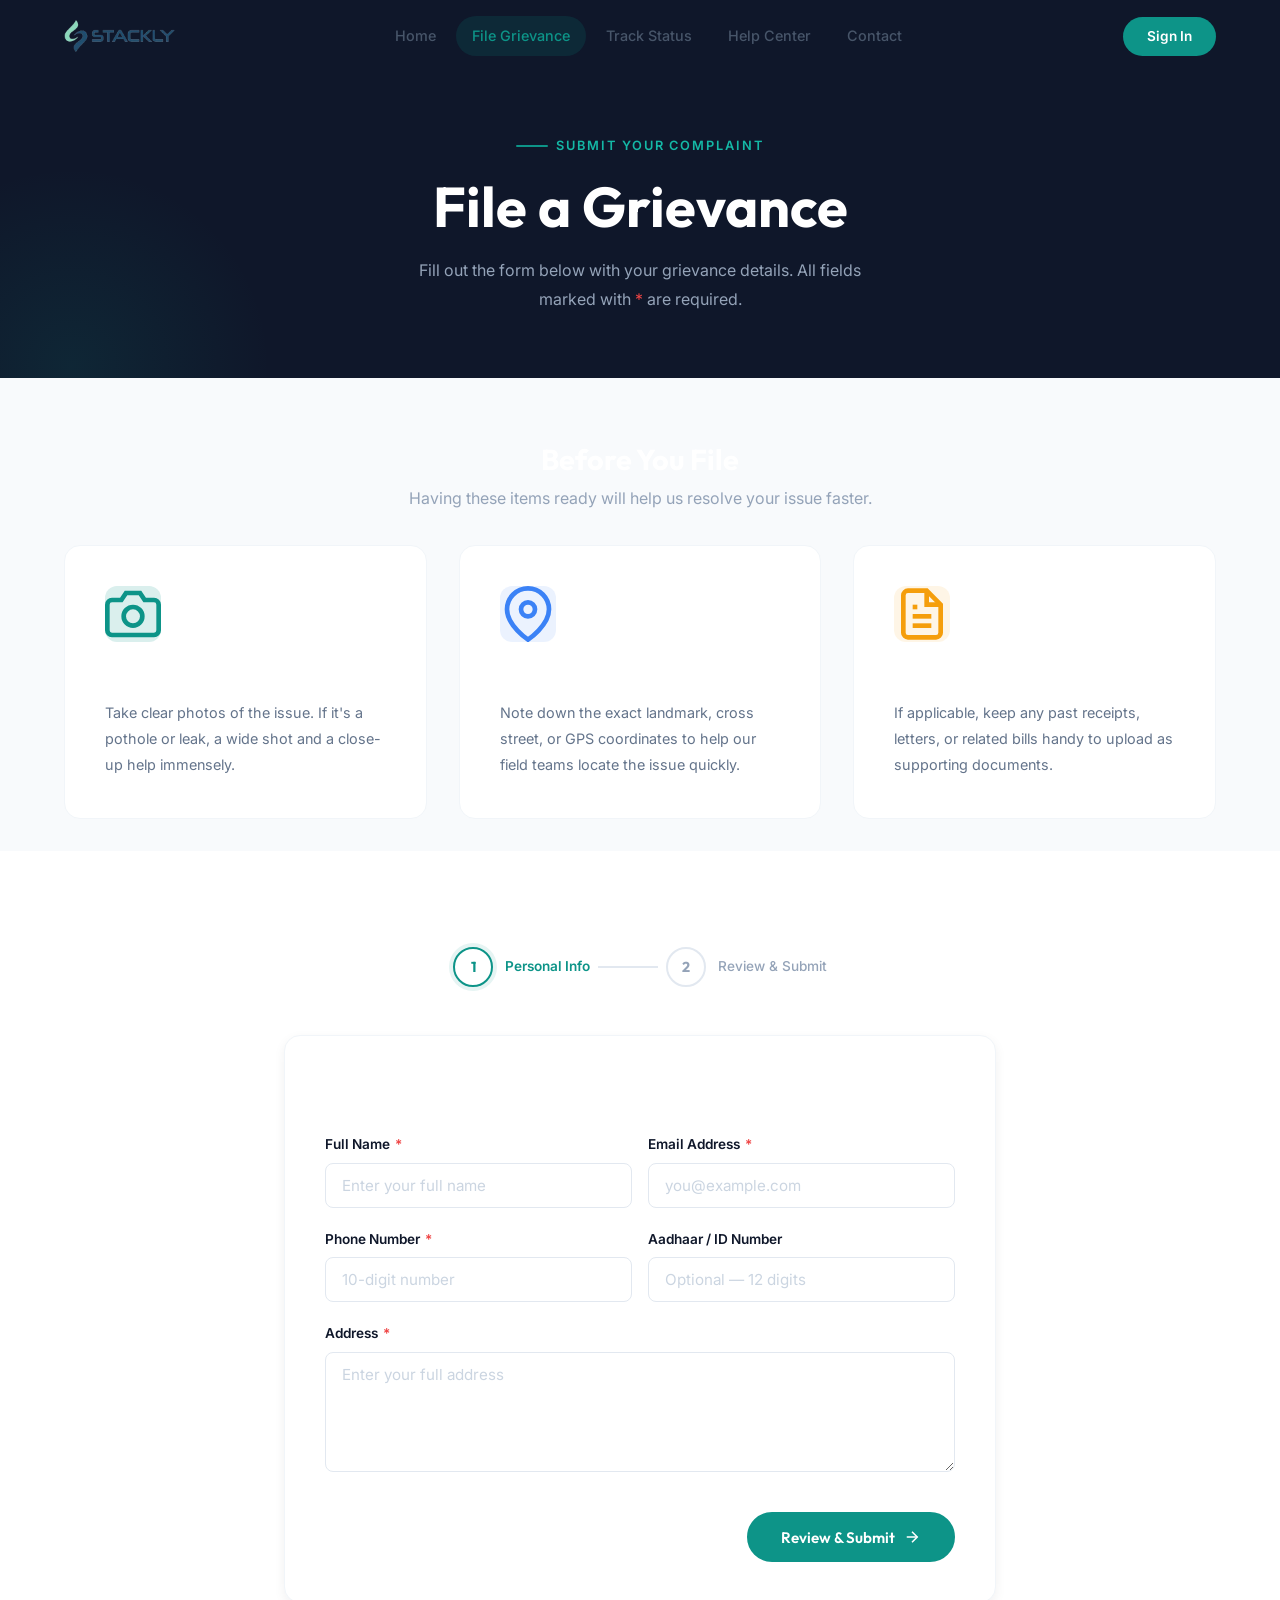
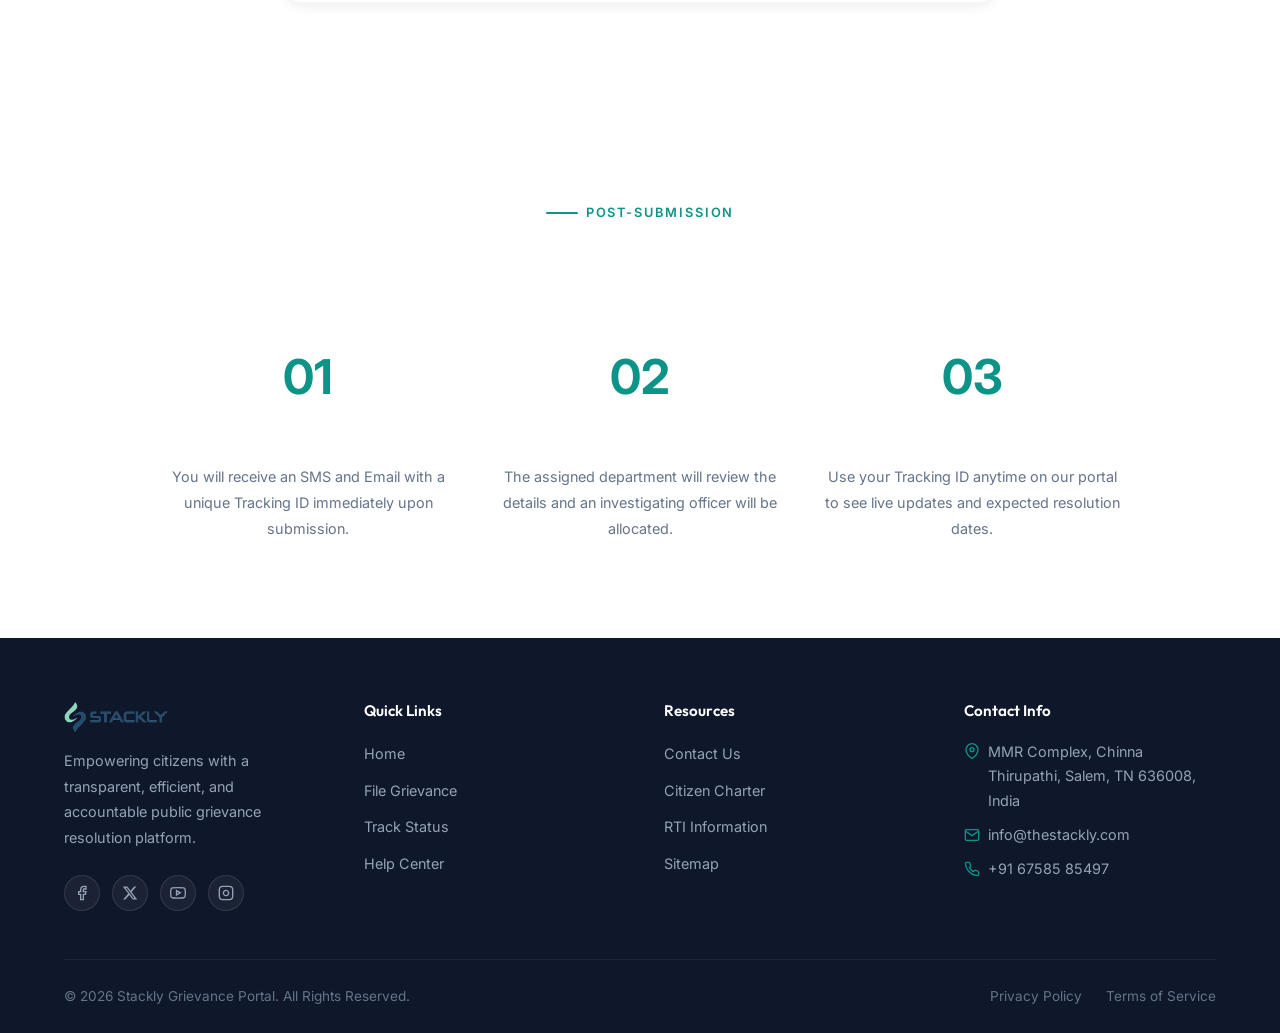
<file: file-grievance.html>
<!DOCTYPE html>
<html lang="en">
<head>
  <meta charset="UTF-8" />
  <meta name="viewport" content="width=device-width, initial-scale=1.0" />
  <title>File a Grievance — Stackly Public Grievance Portal</title>
  <meta name="description" content="Submit your public grievance using our simple multi-step form. Provide details, upload documents, and receive a tracking ID instantly." />
  <link rel="stylesheet" href="css/style.css" />
</head>
<body>

  <div id="page-loader" role="status" aria-label="Loading"><div class="loader-spinner"></div></div>

  <!-- Header -->
  <header class="header" id="mainHeader">
    <div class="container">
      <a href="index.html" class="logo"><img src="images/logo-stackly.webp" alt="Stackly" /></a>
      <nav class="nav-links">
        <a href="index.html">Home</a>
        <a href="file-grievance.html" class="active">File Grievance</a>
        <a href="track-grievance.html">Track Status</a>
        <a href="help-center.html">Help Center</a>
        <a href="contact.html">Contact</a>
      </nav>
      <div class="header-right">
        <a href="login.html" class="header-cta">Sign In</a>
        <button class="ham-btn" aria-label="Open menu"><svg viewBox="0 0 24 24" fill="none" stroke="currentColor" stroke-width="2"><line x1="3" y1="6" x2="21" y2="6"/><line x1="3" y1="12" x2="21" y2="12"/><line x1="3" y1="18" x2="21" y2="18"/></svg></button>
      </div>
    </div>
  </header>

  <div id="mobile-menu">
    <button class="mobile-close" aria-label="Close menu"><svg width="24" height="24" viewBox="0 0 24 24" fill="none" stroke="currentColor" stroke-width="2"><line x1="18" y1="6" x2="6" y2="18"/><line x1="6" y1="6" x2="18" y2="18"/></svg></button>
    <img src="images/logo-stackly.webp" alt="Stackly" style="height:28px;filter:brightness(0) invert(1);margin-bottom:2rem;" />
    <a href="index.html">Home</a>
    <a href="file-grievance.html">File Grievance</a>
    <a href="track-grievance.html">Track Status</a>
    <a href="help-center.html">Help Center</a>
    <a href="contact.html">Contact</a>
    <a href="login.html" style="color:var(--teal-light);">Sign In</a>
  </div>

  <!-- Page Hero -->
  <section class="page-hero">
    <div class="container">
      <span class="section-label" style="color:var(--teal-light);">Submit Your Complaint</span>
      <h1>File a Grievance</h1>
      <p>Fill out the form below with your grievance details. All fields marked with <span style="color:var(--danger);">*</span> are required.</p>
    </div>
  </section>

  <!-- ===== BEFORE YOU FILE ===== -->
  <section class="section" style="background:var(--gray-50); padding: 4rem 0 2rem;">
    <div class="container text-center">
      <div class="reveal">
        <h2 class="section-title" style="font-size:1.8rem;margin-bottom:0.5rem;">Before You File</h2>
        <p class="section-subtitle" style="margin-bottom: 2rem;">Having these items ready will help us resolve your issue faster.</p>
      </div>
      <div class="features-grid stagger-children">
        <div class="feature-card reveal-up" style="text-align: left;">
          <div class="feature-icon" style="background:var(--teal-glow);color:var(--teal);"><svg viewBox="0 0 24 24" fill="none" stroke="currentColor" stroke-width="2"><path d="M23 19a2 2 0 0 1-2 2H3a2 2 0 0 1-2-2V8a2 2 0 0 1 2-2h4l2-3h6l2 3h4a2 2 0 0 1 2 2z"/><circle cx="12" cy="13" r="4"/></svg></div>
          <h4>Gather Evidence</h4>
          <p>Take clear photos of the issue. If it's a pothole or leak, a wide shot and a close-up help immensely.</p>
        </div>
        <div class="feature-card reveal-up" style="text-align: left;">
          <div class="feature-icon" style="background:var(--info-bg);color:var(--info);"><svg viewBox="0 0 24 24" fill="none" stroke="currentColor" stroke-width="2"><path d="M21 10c0 7-9 13-9 13s-9-6-9-13a9 9 0 0 1 18 0z"/><circle cx="12" cy="10" r="3"/></svg></div>
          <h4>Exact Location</h4>
          <p>Note down the exact landmark, cross street, or GPS coordinates to help our field teams locate the issue quickly.</p>
        </div>
        <div class="feature-card reveal-up" style="text-align: left;">
          <div class="feature-icon" style="background:var(--warning-bg);color:var(--warning);"><svg viewBox="0 0 24 24" fill="none" stroke="currentColor" stroke-width="2"><path d="M14 2H6a2 2 0 0 0-2 2v16a2 2 0 0 0 2 2h12a2 2 0 0 0 2-2V8z"/><polyline points="14 2 14 8 20 8"/><line x1="16" y1="13" x2="8" y2="13"/><line x1="16" y1="17" x2="8" y2="17"/><polyline points="10 9 9 9 8 9"/></svg></div>
          <h4>Relevant Documents</h4>
          <p>If applicable, keep any past receipts, letters, or related bills handy to upload as supporting documents.</p>
        </div>
      </div>
    </div>
  </section>

  <!-- Multi-Step Form -->
  <section class="section">
    <div class="container" style="max-width:760px;">

      <!-- Progress Indicator -->
      <div class="multi-step-progress reveal">
        <div class="progress-step active">
          <div class="progress-circle">1</div>
          <span class="progress-label">Personal Info</span>
        </div>
        <div class="progress-line"></div>
        <div class="progress-step">
          <div class="progress-circle">2</div>
          <span class="progress-label">Review & Submit</span>
        </div>
      </div>

      <div class="form-card reveal">
        <form id="grievanceForm">

          <!-- Step 1: Personal Info -->
          <div class="step-panel active" id="step1">
            <h3 style="margin-bottom:1.5rem;">Personal Information</h3>

            <div class="form-row">
              <div class="form-group">
                <label>Full Name <span class="required">*</span></label>
                <input type="text" class="form-control" id="fg-name" required minlength="3" maxlength="60" placeholder="Enter your full name" />
                <div class="form-error"></div>
              </div>
              <div class="form-group">
                <label>Email Address <span class="required">*</span></label>
                <input type="email" class="form-control" id="fg-email" required placeholder="you@example.com" />
                <div class="form-error"></div>
              </div>
            </div>

            <div class="form-row">
              <div class="form-group">
                <label>Phone Number <span class="required">*</span></label>
                <input type="tel" class="form-control" id="fg-phone" required placeholder="10-digit number" />
                <div class="form-error"></div>
              </div>
              <div class="form-group">
                <label>Aadhaar / ID Number</label>
                <input type="text" class="form-control" id="fg-aadhaar" maxlength="12" placeholder="Optional — 12 digits" />
                <div class="form-error"></div>
              </div>
            </div>

            <div class="form-group">
              <label>Address <span class="required">*</span></label>
              <textarea class="form-control" id="fg-address" required minlength="10" maxlength="300" placeholder="Enter your full address" rows="3"></textarea>
              <div class="form-error"></div>
            </div>

            <div class="step-actions">
              <div></div>
              <button type="button" class="btn btn-primary" onclick="prepareReviewAndNext()">
                Review & Submit
                <svg width="16" height="16" viewBox="0 0 24 24" fill="none" stroke="currentColor" stroke-width="2"><line x1="5" y1="12" x2="19" y2="12"/><polyline points="12 5 19 12 12 19"/></svg>
              </button>
            </div>
          </div>

          <!-- Step 2: Review & Submit -->
          <div class="step-panel" id="step2">
            <h3 style="margin-bottom:1.5rem;">Review & Submit</h3>
            <p style="margin-bottom:1.5rem;">Please review your grievance details below before submitting.</p>

            <div style="background:var(--gray-50);padding:1.5rem;border-radius:var(--radius-md);margin-bottom:1.5rem;">
              <h4 style="margin-bottom:1rem;color:var(--teal);">Personal Information</h4>
              <div style="display:grid;grid-template-columns:1fr 1fr;gap:0.75rem;">
                <div><strong style="font-size:0.8rem;color:var(--gray-400);">Name</strong><p id="review-name" style="margin:0;color:var(--navy);font-weight:500;">—</p></div>
                <div><strong style="font-size:0.8rem;color:var(--gray-400);">Email</strong><p id="review-email" style="margin:0;color:var(--navy);font-weight:500;">—</p></div>
                <div><strong style="font-size:0.8rem;color:var(--gray-400);">Phone</strong><p id="review-phone" style="margin:0;color:var(--navy);font-weight:500;">—</p></div>
                <div><strong style="font-size:0.8rem;color:var(--gray-400);">Address</strong><p id="review-address" style="margin:0;color:var(--navy);font-weight:500;">—</p></div>
              </div>
            </div>

            

            <div class="form-check">
              <input type="checkbox" id="fg-agree" required />
              <label for="fg-agree">I confirm that all the information provided above is true and accurate. I understand that filing a false grievance may lead to legal action. <span class="required">*</span></label>
            </div>
            <div class="form-error" id="fg-agree-error"></div>

            <div class="step-actions">
              <button type="button" class="btn btn-outline" onclick="prevStep()">
                <svg width="16" height="16" viewBox="0 0 24 24" fill="none" stroke="currentColor" stroke-width="2"><line x1="19" y1="12" x2="5" y2="12"/><polyline points="12 19 5 12 12 5"/></svg>
                Previous
              </button>
              <button type="submit" class="btn btn-primary" id="submitGrievanceBtn">
                <svg width="16" height="16" viewBox="0 0 24 24" fill="none" stroke="currentColor" stroke-width="2"><path d="M22 11.08V12a10 10 0 11-5.93-9.14"/><polyline points="22 4 12 14.01 9 11.01"/></svg>
                Submit Grievance
              </button>
            </div>
          </div>

        </form>

        <!-- Success State -->
        <div id="grievanceSuccess" style="display:none;text-align:center;padding:2rem 0;">
          <div style="width:80px;height:80px;border-radius:50%;background:var(--success-bg);margin:0 auto 1.5rem;display:flex;align-items:center;justify-content:center;">
            <svg width="40" height="40" viewBox="0 0 24 24" fill="none" stroke="var(--success)" stroke-width="2"><path d="M22 11.08V12a10 10 0 11-5.93-9.14"/><polyline points="22 4 12 14.01 9 11.01"/></svg>
          </div>
          <h2 style="margin-bottom:0.75rem;">Grievance Submitted!</h2>
          <p style="margin-bottom:0.5rem;">Your grievance has been submitted successfully.</p>
          <p style="margin-bottom:2rem;">Your Tracking ID: <strong style="color:var(--teal);font-size:1.2rem;" id="trackingId">GRV-2026-XXXXX</strong></p>
          <p style="font-size:0.85rem;color:var(--gray-400);margin-bottom:2rem;">Please save this ID to track your grievance status. A confirmation email has been sent to your registered email.</p>
          <div style="display:flex;gap:1rem;justify-content:center;flex-wrap:wrap;">
            <a href="track-grievance.html" class="btn btn-primary">Track Your Grievance</a>
            <a href="index.html" class="btn btn-outline">Return Home</a>
          </div>
        </div>
      </div>
    </div>
  </section>

  <!-- ===== WHAT TO EXPECT NEXT ===== -->
  <section class="section">
    <div class="container text-center">
      <div class="reveal">
        <span class="section-label">Post-Submission</span>
        <h2 class="section-title">What happens next?</h2>
      </div>
      <div style="display:flex; justify-content:center; gap: 2rem; margin-top:3rem; flex-wrap:wrap;" class="stagger-children">
        <div class="reveal-up" style="max-width:300px;">
          <div style="font-size:3rem; color:var(--teal); margin-bottom:1rem; font-weight:700;">01</div>
          <h4 style="margin-bottom:0.5rem;">Instant Confirmation</h4>
          <p style="color:var(--gray-500); font-size:0.9rem;">You will receive an SMS and Email with a unique Tracking ID immediately upon submission.</p>
        </div>
        <div class="reveal-up" style="max-width:300px;">
          <div style="font-size:3rem; color:var(--teal); margin-bottom:1rem; font-weight:700;">02</div>
          <h4 style="margin-bottom:0.5rem;">Within 24 Hours</h4>
          <p style="color:var(--gray-500); font-size:0.9rem;">The assigned department will review the details and an investigating officer will be allocated.</p>
        </div>
        <div class="reveal-up" style="max-width:300px;">
          <div style="font-size:3rem; color:var(--teal); margin-bottom:1rem; font-weight:700;">03</div>
          <h4 style="margin-bottom:0.5rem;">Real-time Tracking</h4>
          <p style="color:var(--gray-500); font-size:0.9rem;">Use your Tracking ID anytime on our portal to see live updates and expected resolution dates.</p>
        </div>
      </div>
    </div>
  </section>

  <!-- Footer -->
  <footer class="footer">
    <div class="container">
      <div class="footer-grid">
        <div class="footer-brand">
          <a href="index.html" class="logo"><img src="images/logo-stackly.webp" alt="Stackly" /></a>
          <p>Empowering citizens with a transparent, efficient, and accountable public grievance resolution platform.</p>
          <div class="footer-social">
            <a href="404.html" aria-label="Facebook"><svg viewBox="0 0 24 24" fill="none" stroke="currentColor" stroke-width="2"><path d="M18 2h-3a5 5 0 00-5 5v3H7v4h3v8h4v-8h3l1-4h-4V7a1 1 0 011-1h3z"/></svg></a>
            <a href="404.html" aria-label="Twitter"><svg viewBox="0 0 24 24" fill="currentColor" stroke="none"><path d="M18.244 2.25h3.308l-7.227 8.26 8.502 11.24H16.17l-5.214-6.817L4.99 21.75H1.68l7.73-8.835L1.254 2.25H8.08l4.713 6.231zm-1.161 17.52h1.833L7.084 4.126H5.117z"/></svg></a>
            <a href="404.html" aria-label="YouTube"><svg viewBox="0 0 24 24" fill="none" stroke="currentColor" stroke-width="2"><path d="M22.54 6.42a2.78 2.78 0 00-1.94-2C18.88 4 12 4 12 4s-6.88 0-8.6.46a2.78 2.78 0 00-1.94 2 29 29 0 00-.46 5.33 29 29 0 00.46 5.33 2.78 2.78 0 001.94 2c1.72.46 8.6.46 8.6.46s6.88 0 8.6-.46a2.78 2.78 0 001.94-2 29 29 0 00.46-5.33 29 29 0 00-.46-5.33z"/><polygon points="9.75 15.02 15.5 11.75 9.75 8.48 9.75 15.02"/></svg></a>
            <a href="404.html" aria-label="Instagram"><svg viewBox="0 0 24 24" fill="none" stroke="currentColor" stroke-width="2"><rect x="2" y="2" width="20" height="20" rx="5" ry="5"/><path d="M16 11.37A4 4 0 1112.63 8 4 4 0 0116 11.37z"/><line x1="17.5" y1="6.5" x2="17.51" y2="6.5"/></svg></a>
          </div>
        </div>
        <div class="footer-col"><h4>Quick Links</h4><ul><li><a href="index.html">Home</a></li><li><a href="file-grievance.html">File Grievance</a></li><li><a href="track-grievance.html">Track Status</a></li><li><a href="help-center.html">Help Center</a></li></ul></div>
        <div class="footer-col"><h4>Resources</h4><ul><li><a href="contact.html">Contact Us</a></li><li><a href="404.html">Citizen Charter</a></li><li><a href="404.html">RTI Information</a></li><li><a href="404.html">Sitemap</a></li></ul></div>
        <div class="footer-col"><h4>Contact Info</h4><ul>
          <li><a href="404.html" style="display:flex;align-items:flex-start;gap:0.5rem;"><svg width="16" height="16" viewBox="0 0 24 24" fill="none" stroke="currentColor" stroke-width="2" style="margin-top:3px;flex-shrink:0;"><path d="M21 10c0 7-9 13-9 13s-9-6-9-13a9 9 0 0118 0z"/><circle cx="12" cy="10" r="3"/></svg>MMR Complex, Chinna Thirupathi, Salem, TN 636008, India</a></li>
          <li><a href="mailto:info@thestackly.com" style="display:flex;align-items:center;gap:0.5rem;"><svg width="16" height="16" viewBox="0 0 24 24" fill="none" stroke="currentColor" stroke-width="2"><path d="M4 4h16c1.1 0 2 .9 2 2v12c0 1.1-.9 2-2 2H4c-1.1 0-2-.9-2-2V6c0-1.1.9-2 2-2z"/><polyline points="22,6 12,13 2,6"/></svg>info@thestackly.com</a></li>
          <li><a href="tel:+916758585497" style="display:flex;align-items:center;gap:0.5rem;"><svg width="16" height="16" viewBox="0 0 24 24" fill="none" stroke="currentColor" stroke-width="2"><path d="M22 16.92v3a2 2 0 01-2.18 2 19.79 19.79 0 01-8.63-3.07 19.5 19.5 0 01-6-6 19.79 19.79 0 01-3.07-8.67A2 2 0 014.11 2h3a2 2 0 012 1.72 12.84 12.84 0 00.7 2.81 2 2 0 01-.45 2.11L8.09 9.91a16 16 0 006 6l1.27-1.27a2 2 0 012.11-.45 12.84 12.84 0 002.81.7A2 2 0 0122 16.92z"/></svg>+91 67585 85497</a></li>
        </ul></div>
      </div>
      <div class="footer-bottom">
        <p>&copy; 2026 Stackly Grievance Portal. All Rights Reserved.</p>
        <div class="footer-bottom-links"><a href="404.html">Privacy Policy</a><a href="404.html">Terms of Service</a></div>
      </div>
    </div>
  </footer>

  <div id="toast-container" aria-live="polite"></div>
  <script src="js/auth.js"></script>
  <script src="js/main.js"></script>
  <script>
    // Populate review step
    window.prepareReviewAndNext = function() {
      // Validate current step manually since we are intercepting
      const currentPanel = document.querySelector('.step-panel.active');
      if (currentPanel) {
        const inputs = currentPanel.querySelectorAll('.form-control[required]');
        let valid = true;
        inputs.forEach(input => {
          if (typeof validateField === 'function' && !validateField(input)) valid = false;
        });
        if (!valid) return;
      }
      
      // Populate fields
      document.getElementById('review-name').textContent = document.getElementById('fg-name').value || '—';
      document.getElementById('review-email').textContent = document.getElementById('fg-email').value || '—';
      document.getElementById('review-phone').textContent = document.getElementById('fg-phone').value || '—';
      document.getElementById('review-address').textContent = document.getElementById('fg-address').value || '—';
      
      if (typeof window.nextStep === 'function') {
        window.nextStep();
      }
    };

    // Handle form submission
    document.getElementById('grievanceForm').addEventListener('submit', function(e) {
      e.preventDefault();
      const agreeBox = document.getElementById('fg-agree');
      const agreeError = document.getElementById('fg-agree-error');

      if (!agreeBox.checked) {
        if (agreeError) { agreeError.textContent = 'You must agree to the declaration.'; agreeError.classList.add('show'); }
        return;
      }
      if (agreeError) { agreeError.textContent = ''; agreeError.classList.remove('show'); }

      // Generate tracking ID
      const trackId = 'GRV-2026-' + Math.floor(10000 + Math.random() * 90000);
      document.getElementById('trackingId').textContent = trackId;

      // Show success
      this.style.display = 'none';
      document.querySelector('.multi-step-progress').style.display = 'none';
      document.getElementById('grievanceSuccess').style.display = 'block';
      showToast('Grievance submitted successfully!', 'success');
    });
  </script>
</body>
</html>
</file>
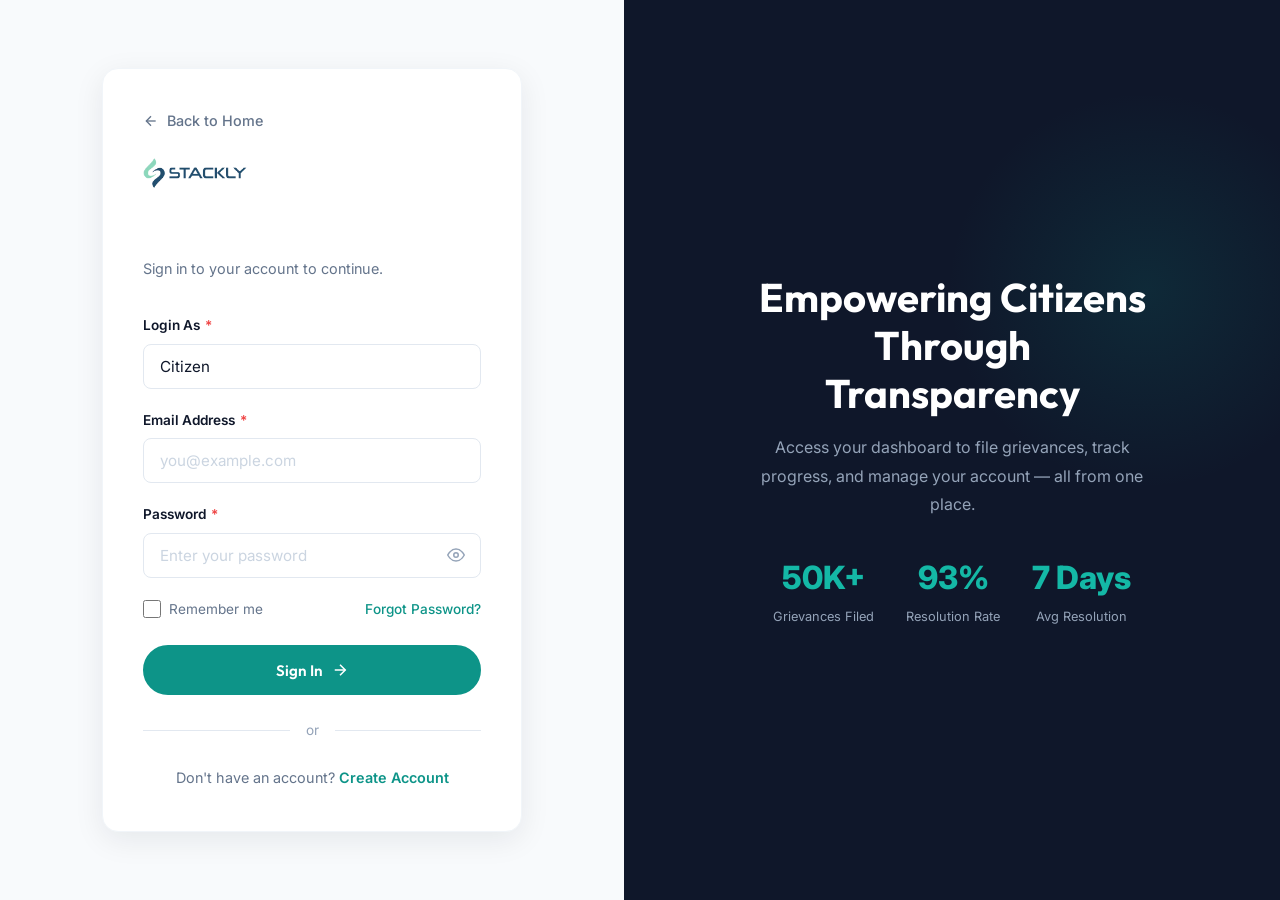
<file: grievances.html>
<!DOCTYPE html>
<html lang="en">
<head>
  <meta charset="UTF-8" />
  <meta name="viewport" content="width=device-width, initial-scale=1.0" />
  <title>Grievances — Stackly Grievance Backoffice</title>
  <link rel="stylesheet" href="css/style.css" />
  <script src="js/auth.js"></script>
  <script>document.addEventListener('DOMContentLoaded',()=>{if(!authProtectRoute())return;authApplyRBAC();});</script>
</head>
<body>

<aside class="dashboard-sidebar" id="sidebar">
  <div class="sidebar-header"><a href="index.html" class="sidebar-logo"><img src="images/logo-stackly.webp" alt="Stackly" /></a><button class="sidebar-close" id="sidebarClose"><svg width="20" height="20" viewBox="0 0 24 24" fill="none" stroke="currentColor" stroke-width="2"><line x1="18" y1="6" x2="6" y2="18"/><line x1="6" y1="6" x2="18" y2="18"/></svg></button></div>
  <div class="sidebar-user"><div class="sidebar-user-avatar" id="sb-avatar">U</div><div><div class="sidebar-user-name" id="sb-name">User</div><div class="sidebar-user-role" id="sb-role">Role</div><div class="sidebar-user-email" id="sb-email">email</div></div></div>
  <nav class="sidebar-nav">
    <div class="nav-label">Main Menu</div>
    <a href="dashboard.html" class="sidebar-link"><svg viewBox="0 0 24 24" fill="none" stroke="currentColor" stroke-width="2"><rect x="3" y="3" width="7" height="7"/><rect x="14" y="3" width="7" height="7"/><rect x="14" y="14" width="7" height="7"/><rect x="3" y="14" width="7" height="7"/></svg> Dashboard</a>
    <a href="grievances.html" class="sidebar-link active"><svg viewBox="0 0 24 24" fill="none" stroke="currentColor" stroke-width="2"><path d="M14 2H6a2 2 0 00-2 2v16a2 2 0 002 2h12a2 2 0 002-2V8z"/><polyline points="14 2 14 8 20 8"/><line x1="16" y1="13" x2="8" y2="13"/><line x1="16" y1="17" x2="8" y2="17"/></svg> Grievances</a>
    <a href="settings.html" class="sidebar-link"><svg viewBox="0 0 24 24" fill="none" stroke="currentColor" stroke-width="2"><circle cx="12" cy="12" r="3"/><path d="M19.4 15a1.65 1.65 0 00.33 1.82l.06.06a2 2 0 010 2.83 2 2 0 01-2.83 0l-.06-.06a1.65 1.65 0 00-1.82-.33 1.65 1.65 0 00-1 1.51V21a2 2 0 01-4 0v-.09A1.65 1.65 0 009 19.4a1.65 1.65 0 00-1.82.33l-.06.06a2 2 0 01-2.83 0 2 2 0 010-2.83l.06-.06A1.65 1.65 0 004.68 15a1.65 1.65 0 00-1.51-1H3a2 2 0 010-4h.09A1.65 1.65 0 004.6 9a1.65 1.65 0 00-.33-1.82l-.06-.06a2 2 0 010-2.83 2 2 0 012.83 0l.06.06A1.65 1.65 0 009 4.68a1.65 1.65 0 001-1.51V3a2 2 0 014 0v.09a1.65 1.65 0 001 1.51 1.65 1.65 0 001.82-.33l.06-.06a2 2 0 012.83 0 2 2 0 010 2.83l-.06.06a1.65 1.65 0 00-.33 1.82V9c.26.604.852.997 1.51 1H21a2 2 0 010 4h-.09a1.65 1.65 0 00-1.51 1z"/></svg> Settings</a>
    <div data-role="admin-only">
      <div class="nav-label" style="margin-top:1rem;">Administration</div>
      <a href="departments.html" class="sidebar-link"><svg viewBox="0 0 24 24" fill="none" stroke="currentColor" stroke-width="2"><path d="M3 9l9-7 9 7v11a2 2 0 01-2 2H5a2 2 0 01-2-2z"/><polyline points="9 22 9 12 15 12 15 22"/></svg> Departments</a>
      <a href="users.html" class="sidebar-link"><svg viewBox="0 0 24 24" fill="none" stroke="currentColor" stroke-width="2"><path d="M17 21v-2a4 4 0 00-4-4H5a4 4 0 00-4 4v2"/><circle cx="9" cy="7" r="4"/><path d="M23 21v-2a4 4 0 00-3-3.87"/><path d="M16 3.13a4 4 0 010 7.75"/></svg> Users</a>
      <a href="reports.html" class="sidebar-link"><svg viewBox="0 0 24 24" fill="none" stroke="currentColor" stroke-width="2"><line x1="18" y1="20" x2="18" y2="10"/><line x1="12" y1="20" x2="12" y2="4"/><line x1="6" y1="20" x2="6" y2="14"/></svg> Reports</a>
    </div>
  </nav>
  <div class="sidebar-footer"><button onclick="authLogout()" class="sidebar-link" style="width:100%;color:var(--danger);justify-content:center;border:1px solid rgba(239,68,68,0.2);"><svg viewBox="0 0 24 24" fill="none" stroke="currentColor" stroke-width="2"><path d="M9 21H5a2 2 0 01-2-2V5a2 2 0 012-2h4"/><polyline points="16 17 21 12 16 7"/><line x1="21" y1="12" x2="9" y2="12"/></svg> Logout</button></div>
</aside>

<main class="dashboard-main">
  <header class="dashboard-topbar">
    <div style="display:flex;align-items:center;gap:1rem;">
      <button class="mobile-menu-btn" id="mobileMenuBtn"><svg viewBox="0 0 24 24" fill="none" stroke="currentColor" stroke-width="2"><line x1="3" y1="12" x2="21" y2="12"/><line x1="3" y1="6" x2="21" y2="6"/><line x1="3" y1="18" x2="21" y2="18"/></svg></button>
      <h1 class="dashboard-title">All Grievances</h1>
    </div>
    <div class="topbar-right"><span id="topbar-name" style="font-size:0.9rem;color:var(--gray-500);"></span><div class="topbar-avatar" id="topbarAvatar">U</div></div>
  </header>

  <div class="dashboard-content">
    <!-- Filter Bar -->
    <div class="filter-bar">
      <input type="text" class="form-control" placeholder="Search by ID, subject, or name..." id="searchGrievances" onkeypress="if(event.key==='Enter') window.location.href='404.html'" />
      <select class="form-control" id="filterStatus" onchange="window.location.href='404.html'">
        <option value="">All Status</option>
        <option value="pending">Pending</option>
        <option value="processing">In Progress</option>
        <option value="resolved">Resolved</option>
        <option value="escalated">Escalated</option>
      </select>
      <select class="form-control" id="filterCategory" onchange="window.location.href='404.html'">
        <option value="">All Categories</option>
        <option value="roads">Roads</option>
        <option value="water">Water</option>
        <option value="electricity">Electricity</option>
        <option value="sanitation">Sanitation</option>
        <option value="health">Health</option>
        <option value="education">Education</option>
        <option value="transport">Transport</option>
      </select>
    </div>

    <!-- Table -->
    <div class="dash-panel">
      <div class="table-wrapper">
        <table>
          <thead>
            <tr>
              <th>Tracking ID</th>
              <th>Subject</th>
              <th>Filed By</th>
              <th>Category</th>
              <th>Department</th>
              <th>Priority</th>
              <th>Status</th>
              <th>Filed Date</th>
            </tr>
          </thead>
          <tbody>
            <tr><td><strong style="color:var(--teal);">GRV-2026-48723</strong></td><td>Pothole on MG Road near junction</td><td>Ankit Sharma</td><td>Roads</td><td>PWD</td><td><span class="status-badge status-escalated">Critical</span></td><td><span class="status-badge status-processing">In Progress</span></td><td>Aug 5, 2026</td></tr>
            <tr><td><strong style="color:var(--teal);">GRV-2026-48719</strong></td><td>Water supply disruption in Ward 12</td><td>Priya Menon</td><td>Water</td><td>Water Board</td><td><span class="status-badge status-pending">Urgent</span></td><td><span class="status-badge status-pending">Pending</span></td><td>Aug 4, 2026</td></tr>
            <tr><td><strong style="color:var(--teal);">GRV-2026-48715</strong></td><td>Streetlight not working on Station Rd</td><td>Ramesh Gupta</td><td>Electricity</td><td>EB</td><td><span class="status-badge status-resolved">Normal</span></td><td><span class="status-badge status-resolved">Resolved</span></td><td>Aug 3, 2026</td></tr>
            <tr><td><strong style="color:var(--teal);">GRV-2026-48710</strong></td><td>Garbage not collected since 3 days</td><td>Sita Devi</td><td>Sanitation</td><td>Municipality</td><td><span class="status-badge status-resolved">Normal</span></td><td><span class="status-badge status-resolved">Resolved</span></td><td>Aug 2, 2026</td></tr>
            <tr><td><strong style="color:var(--teal);">GRV-2026-48706</strong></td><td>Overflowing drain near public school</td><td>Mohammed Ali</td><td>Sanitation</td><td>Municipality</td><td><span class="status-badge status-escalated">Critical</span></td><td><span class="status-badge status-escalated">Escalated</span></td><td>Aug 1, 2026</td></tr>
            <tr><td><strong style="color:var(--teal);">GRV-2026-48700</strong></td><td>Hospital staff negligence, emergency</td><td>Lakshmi R.</td><td>Health</td><td>Health Dept</td><td><span class="status-badge status-pending">Urgent</span></td><td><span class="status-badge status-processing">In Progress</span></td><td>Jul 30, 2026</td></tr>
            <tr><td><strong style="color:var(--teal);">GRV-2026-48695</strong></td><td>Broken footpath on Market Street</td><td>Vikram Singh</td><td>Roads</td><td>PWD</td><td><span class="status-badge status-resolved">Normal</span></td><td><span class="status-badge status-resolved">Resolved</span></td><td>Jul 28, 2026</td></tr>
            <tr><td><strong style="color:var(--teal);">GRV-2026-48690</strong></td><td>Erratic power cuts in Sector 7</td><td>Ananya Bhat</td><td>Electricity</td><td>EB</td><td><span class="status-badge status-pending">Urgent</span></td><td><span class="status-badge status-pending">Pending</span></td><td>Jul 27, 2026</td></tr>
            <tr><td><strong style="color:var(--teal);">GRV-2026-48685</strong></td><td>Public bus route cancellation</td><td>Suresh K.</td><td>Transport</td><td>Transport Dept</td><td><span class="status-badge status-resolved">Normal</span></td><td><span class="status-badge status-processing">In Progress</span></td><td>Jul 25, 2026</td></tr>
            <tr><td><strong style="color:var(--teal);">GRV-2026-48680</strong></td><td>Mid-day meal quality complaint</td><td>Kavitha M.</td><td>Education</td><td>Education Dept</td><td><span class="status-badge status-pending">Urgent</span></td><td><span class="status-badge status-escalated">Escalated</span></td><td>Jul 23, 2026</td></tr>
          </tbody>
        </table>
      </div>

      <!-- Pagination -->
      <div class="pagination">
        <button class="page-btn" disabled>&laquo;</button>
        <button class="page-btn active">1</button>
        <button class="page-btn" onclick="window.location.href='404.html'">2</button>
        <button class="page-btn" onclick="window.location.href='404.html'">3</button>
        <button class="page-btn" onclick="window.location.href='404.html'">4</button>
        <button class="page-btn" onclick="window.location.href='404.html'">5</button>
        <button class="page-btn" onclick="window.location.href='404.html'">&raquo;</button>
      </div>
    </div>
  </div>
</main>

<div id="toast-container" aria-live="polite"></div>
<script src="js/main.js"></script>
<script>
  // Client-side search/filter
  document.getElementById('searchGrievances')?.addEventListener('input', function() {
    const q = this.value.toLowerCase();
    document.querySelectorAll('tbody tr').forEach(row => {
      row.style.display = row.textContent.toLowerCase().includes(q) ? '' : 'none';
    });
  });
</script>
</body>
</html>
</file>
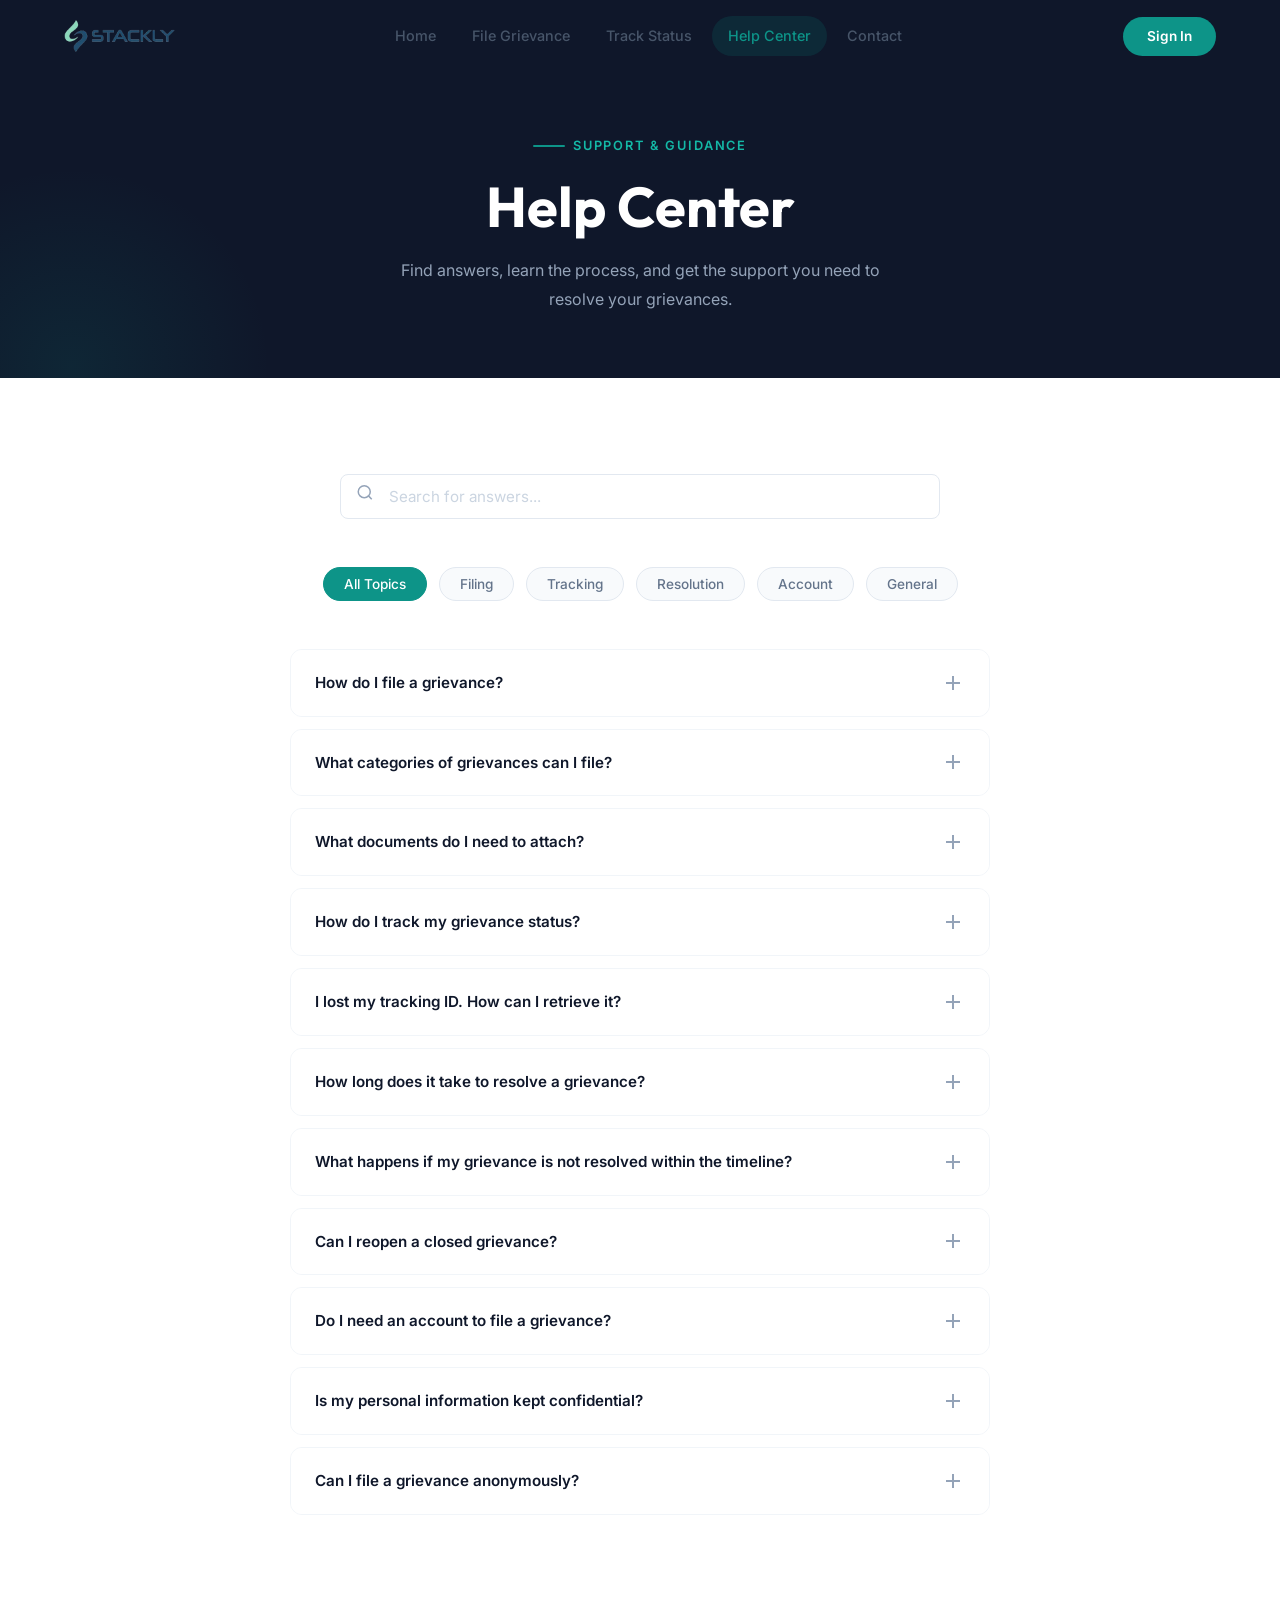
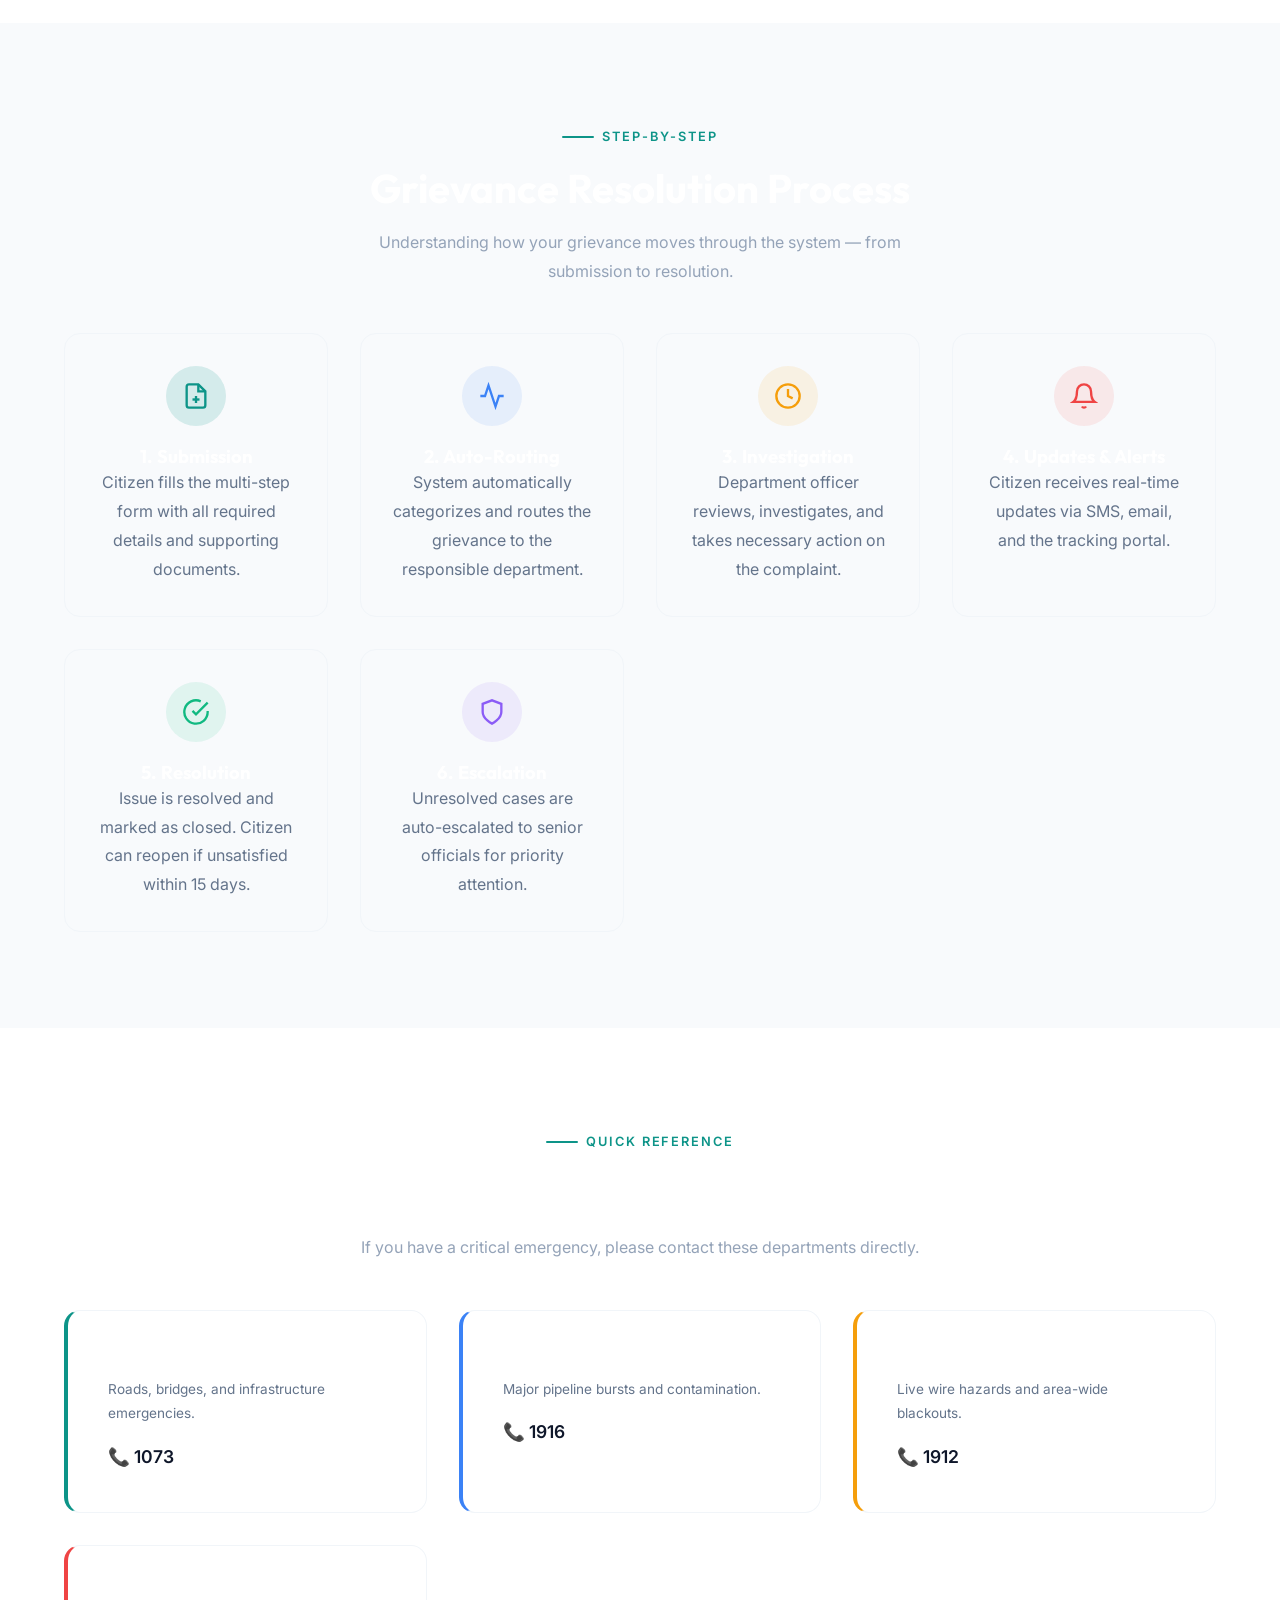
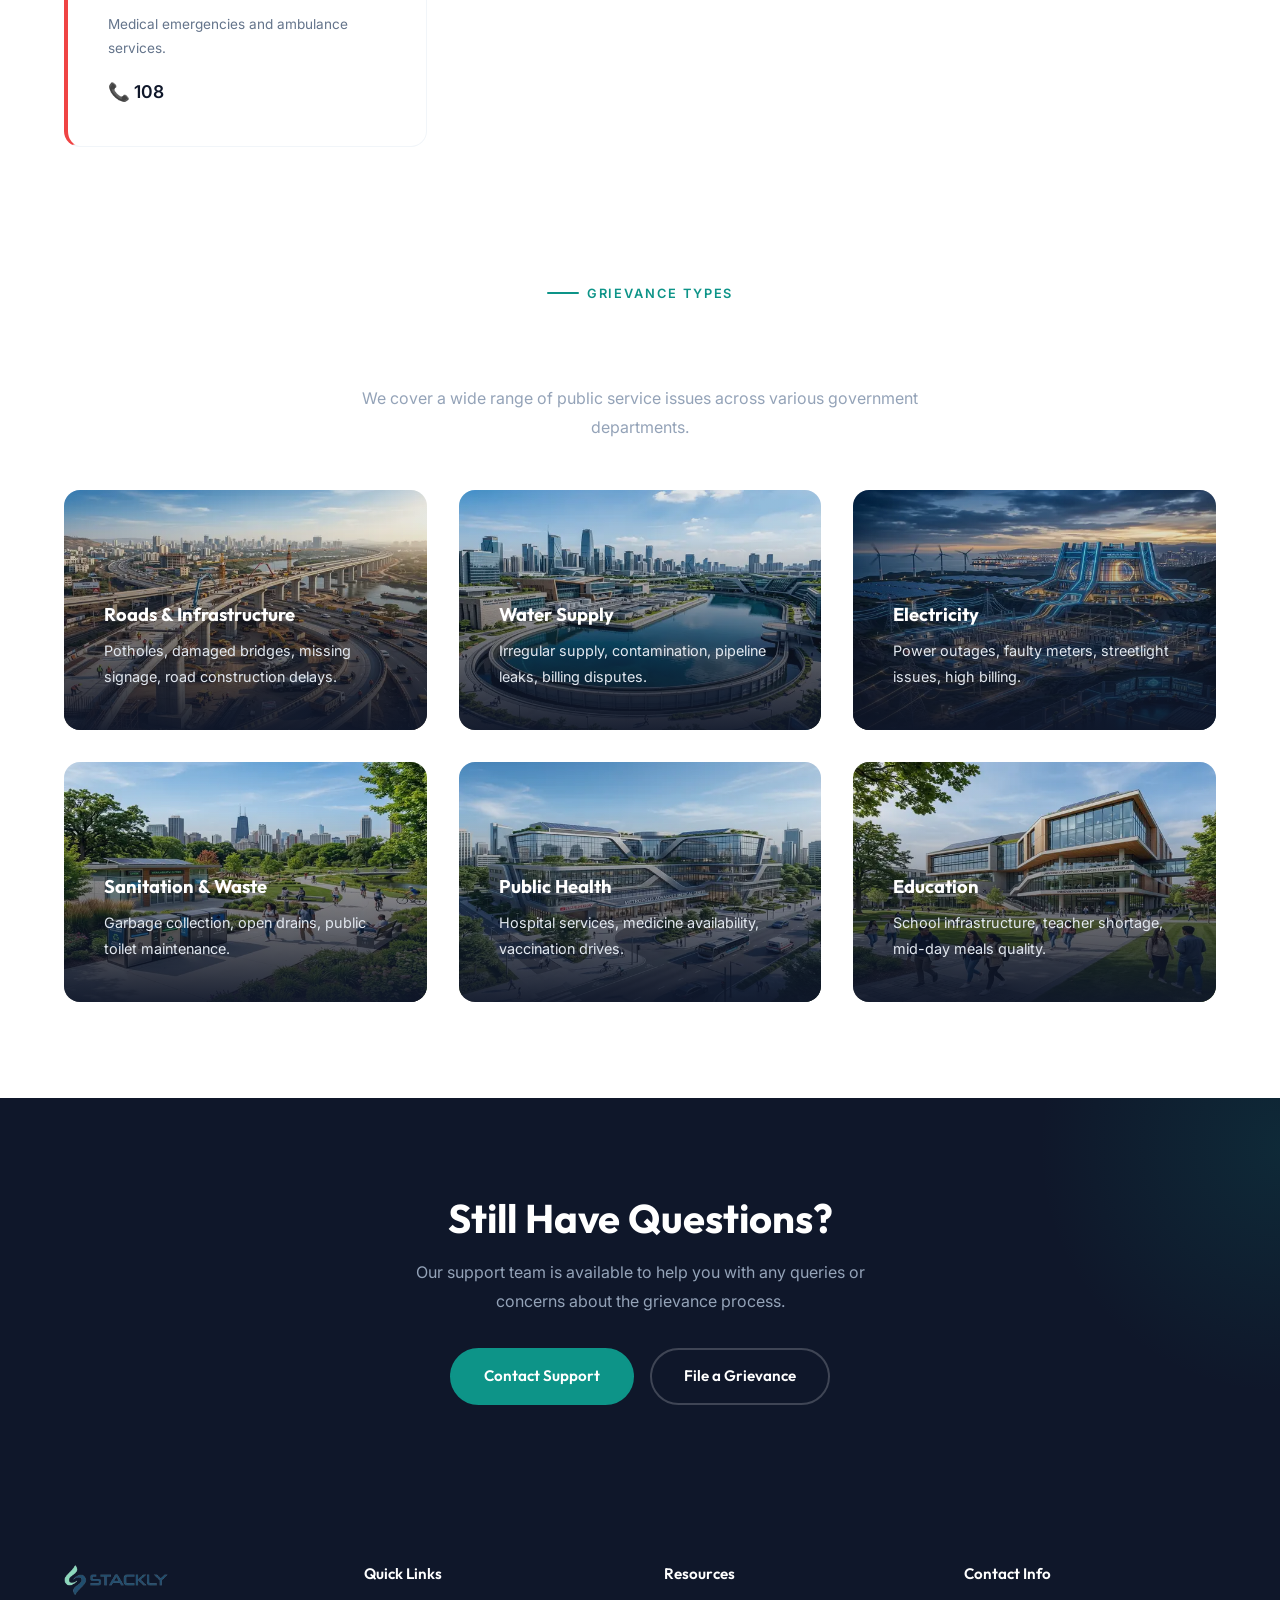
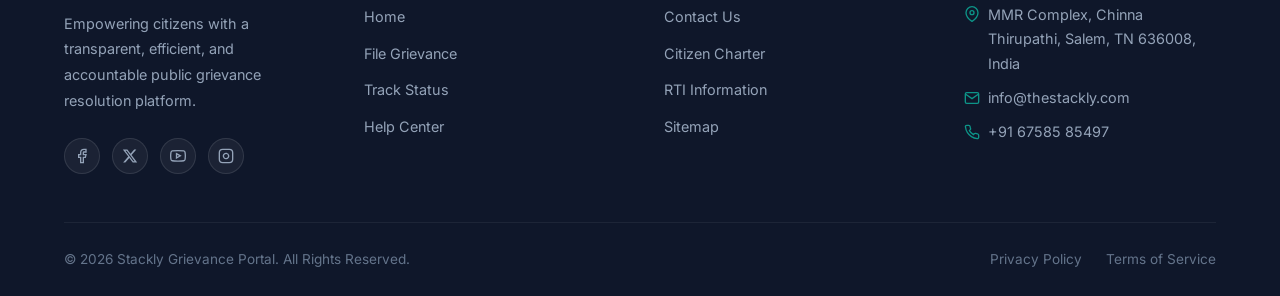
<file: help-center.html>
<!DOCTYPE html>
<html lang="en">
<head>
  <meta charset="UTF-8" />
  <meta name="viewport" content="width=device-width, initial-scale=1.0" />
  <title>Help Center — Stackly Public Grievance Portal</title>
  <meta name="description" content="Find answers to frequently asked questions, learn about the grievance filing process, and explore categories of complaints we handle." />
  <link rel="stylesheet" href="css/style.css" />
</head>
<body>

  <div id="page-loader" role="status" aria-label="Loading"><div class="loader-spinner"></div></div>

  <!-- Header -->
  <header class="header" id="mainHeader">
    <div class="container">
      <a href="index.html" class="logo"><img src="images/logo-stackly.webp" alt="Stackly" /></a>
      <nav class="nav-links">
        <a href="index.html">Home</a>
        <a href="file-grievance.html">File Grievance</a>
        <a href="track-grievance.html">Track Status</a>
        <a href="help-center.html" class="active">Help Center</a>
        <a href="contact.html">Contact</a>
      </nav>
      <div class="header-right">
        <a href="login.html" class="header-cta">Sign In</a>
        <button class="ham-btn" aria-label="Open menu"><svg viewBox="0 0 24 24" fill="none" stroke="currentColor" stroke-width="2"><line x1="3" y1="6" x2="21" y2="6"/><line x1="3" y1="12" x2="21" y2="12"/><line x1="3" y1="18" x2="21" y2="18"/></svg></button>
      </div>
    </div>
  </header>

  <div id="mobile-menu">
    <button class="mobile-close" aria-label="Close menu"><svg width="24" height="24" viewBox="0 0 24 24" fill="none" stroke="currentColor" stroke-width="2"><line x1="18" y1="6" x2="6" y2="18"/><line x1="6" y1="6" x2="18" y2="18"/></svg></button>
    <img src="images/logo-stackly.webp" alt="Stackly" style="height:28px;filter:brightness(0) invert(1);margin-bottom:2rem;" />
    <a href="index.html">Home</a><a href="file-grievance.html">File Grievance</a><a href="track-grievance.html">Track Status</a><a href="help-center.html">Help Center</a><a href="contact.html">Contact</a><a href="login.html" style="color:var(--teal-light);">Sign In</a>
  </div>

  <!-- Page Hero -->
  <section class="page-hero">
    <div class="container">
      <span class="section-label" style="color:var(--teal-light);">Support & Guidance</span>
      <h1>Help Center</h1>
      <p>Find answers, learn the process, and get the support you need to resolve your grievances.</p>
    </div>
  </section>

  <!-- FAQ Search & Filters -->
  <section class="section">
    <div class="container">

      <div class="faq-search reveal">
        <div class="faq-search-icon">
          <svg width="18" height="18" viewBox="0 0 24 24" fill="none" stroke="currentColor" stroke-width="2"><circle cx="11" cy="11" r="8"/><line x1="21" y1="21" x2="16.65" y2="16.65"/></svg>
        </div>
        <input type="text" class="form-control" id="faqSearch" placeholder="Search for answers..." />
      </div>

      <div class="faq-categories reveal">
        <button class="faq-cat-btn active" data-category="all">All Topics</button>
        <button class="faq-cat-btn" data-category="filing">Filing</button>
        <button class="faq-cat-btn" data-category="tracking">Tracking</button>
        <button class="faq-cat-btn" data-category="resolution">Resolution</button>
        <button class="faq-cat-btn" data-category="account">Account</button>
        <button class="faq-cat-btn" data-category="general">General</button>
      </div>

      <!-- Accordion FAQ -->
      <div class="accordion reveal">
        <div class="accordion-item" data-category="filing">
          <div class="accordion-header">
            How do I file a grievance?
            <svg class="accordion-icon" viewBox="0 0 24 24" fill="none" stroke="currentColor" stroke-width="2"><line x1="12" y1="5" x2="12" y2="19"/><line x1="5" y1="12" x2="19" y2="12"/></svg>
          </div>
          <div class="accordion-body">
            <div class="accordion-body-inner">
              To file a grievance, navigate to the <a href="file-grievance.html" style="color:var(--teal);font-weight:500;">"File Grievance"</a> page. Fill in your personal details, select the appropriate category and department, provide a detailed description of your issue, and upload any supporting documents. Once submitted, you will receive a unique tracking ID via email.
            </div>
          </div>
        </div>

        <div class="accordion-item" data-category="filing">
          <div class="accordion-header">
            What categories of grievances can I file?
            <svg class="accordion-icon" viewBox="0 0 24 24" fill="none" stroke="currentColor" stroke-width="2"><line x1="12" y1="5" x2="12" y2="19"/><line x1="5" y1="12" x2="19" y2="12"/></svg>
          </div>
          <div class="accordion-body">
            <div class="accordion-body-inner">
              We accept grievances across nine major categories: Roads & Infrastructure, Water Supply, Electricity, Sanitation & Waste Management, Public Health, Education, Public Transport, Corruption, and Other miscellaneous issues. Each category is routed to the appropriate government department for action.
            </div>
          </div>
        </div>

        <div class="accordion-item" data-category="filing">
          <div class="accordion-header">
            What documents do I need to attach?
            <svg class="accordion-icon" viewBox="0 0 24 24" fill="none" stroke="currentColor" stroke-width="2"><line x1="12" y1="5" x2="12" y2="19"/><line x1="5" y1="12" x2="19" y2="12"/></svg>
          </div>
          <div class="accordion-body">
            <div class="accordion-body-inner">
              While document uploads are optional, we strongly recommend attaching relevant evidence such as photographs of the issue, official correspondence, receipts, or any documents that help describe your grievance. Accepted formats include PDF, JPG, PNG, WEBP, and DOC files (max 5MB each).
            </div>
          </div>
        </div>

        <div class="accordion-item" data-category="tracking">
          <div class="accordion-header">
            How do I track my grievance status?
            <svg class="accordion-icon" viewBox="0 0 24 24" fill="none" stroke="currentColor" stroke-width="2"><line x1="12" y1="5" x2="12" y2="19"/><line x1="5" y1="12" x2="19" y2="12"/></svg>
          </div>
          <div class="accordion-body">
            <div class="accordion-body-inner">
              Go to the <a href="track-grievance.html" style="color:var(--teal);font-weight:500;">"Track Status"</a> page and enter your unique tracking ID (format: GRV-YYYY-XXXXX). You will see a detailed timeline showing every stage of your grievance — from submission to resolution.
            </div>
          </div>
        </div>

        <div class="accordion-item" data-category="tracking">
          <div class="accordion-header">
            I lost my tracking ID. How can I retrieve it?
            <svg class="accordion-icon" viewBox="0 0 24 24" fill="none" stroke="currentColor" stroke-width="2"><line x1="12" y1="5" x2="12" y2="19"/><line x1="5" y1="12" x2="19" y2="12"/></svg>
          </div>
          <div class="accordion-body">
            <div class="accordion-body-inner">
              Your tracking ID was sent to the email address you provided during filing. Please check your inbox (and spam folder). If you still can't find it, log in to your account to view all your filed grievances, or contact our support team at <a href="mailto:info@thestackly.com" style="color:var(--teal);font-weight:500;">info@thestackly.com</a>.
            </div>
          </div>
        </div>

        <div class="accordion-item" data-category="resolution">
          <div class="accordion-header">
            How long does it take to resolve a grievance?
            <svg class="accordion-icon" viewBox="0 0 24 24" fill="none" stroke="currentColor" stroke-width="2"><line x1="12" y1="5" x2="12" y2="19"/><line x1="5" y1="12" x2="19" y2="12"/></svg>
          </div>
          <div class="accordion-body">
            <div class="accordion-body-inner">
              The average resolution time is 7 working days, but this varies depending on the nature and complexity of the grievance. Simple issues may be resolved within 24-48 hours, while complex infrastructure projects may take up to 30 days. You will receive updates at every stage.
            </div>
          </div>
        </div>

        <div class="accordion-item" data-category="resolution">
          <div class="accordion-header">
            What happens if my grievance is not resolved within the timeline?
            <svg class="accordion-icon" viewBox="0 0 24 24" fill="none" stroke="currentColor" stroke-width="2"><line x1="12" y1="5" x2="12" y2="19"/><line x1="5" y1="12" x2="19" y2="12"/></svg>
          </div>
          <div class="accordion-body">
            <div class="accordion-body-inner">
              If a grievance exceeds its expected resolution timeline, it is automatically escalated to a senior officer. You will be notified of the escalation. If you are still unsatisfied, you can escalate further by contacting us or filing a follow-up complaint referencing your original tracking ID.
            </div>
          </div>
        </div>

        <div class="accordion-item" data-category="resolution">
          <div class="accordion-header">
            Can I reopen a closed grievance?
            <svg class="accordion-icon" viewBox="0 0 24 24" fill="none" stroke="currentColor" stroke-width="2"><line x1="12" y1="5" x2="12" y2="19"/><line x1="5" y1="12" x2="19" y2="12"/></svg>
          </div>
          <div class="accordion-body">
            <div class="accordion-body-inner">
              Yes. If you feel the resolution was inadequate, you can request reopening within 15 days of closure. Log in to your account, navigate to the resolved grievance, and click "Request Reopen." Alternatively, file a new grievance referencing the previous tracking ID.
            </div>
          </div>
        </div>

        <div class="accordion-item" data-category="account">
          <div class="accordion-header">
            Do I need an account to file a grievance?
            <svg class="accordion-icon" viewBox="0 0 24 24" fill="none" stroke="currentColor" stroke-width="2"><line x1="12" y1="5" x2="12" y2="19"/><line x1="5" y1="12" x2="19" y2="12"/></svg>
          </div>
          <div class="accordion-body">
            <div class="accordion-body-inner">
              While you can track a grievance without an account using the tracking ID, creating an account provides benefits: view all your filed grievances, receive in-app notifications, access your dashboard, and manage your profile. Registration is free and takes under 2 minutes.
            </div>
          </div>
        </div>

        <div class="accordion-item" data-category="general">
          <div class="accordion-header">
            Is my personal information kept confidential?
            <svg class="accordion-icon" viewBox="0 0 24 24" fill="none" stroke="currentColor" stroke-width="2"><line x1="12" y1="5" x2="12" y2="19"/><line x1="5" y1="12" x2="19" y2="12"/></svg>
          </div>
          <div class="accordion-body">
            <div class="accordion-body-inner">
              Absolutely. We follow strict data protection protocols. Your personal information is encrypted and accessible only to authorized personnel handling your grievance. We do not share your data with any third parties without your consent.
            </div>
          </div>
        </div>

        <div class="accordion-item" data-category="general">
          <div class="accordion-header">
            Can I file a grievance anonymously?
            <svg class="accordion-icon" viewBox="0 0 24 24" fill="none" stroke="currentColor" stroke-width="2"><line x1="12" y1="5" x2="12" y2="19"/><line x1="5" y1="12" x2="19" y2="12"/></svg>
          </div>
          <div class="accordion-body">
            <div class="accordion-body-inner">
              While we require basic contact information to process and communicate about your grievance, your identity is kept confidential from the department receiving the complaint. Only authorized administrative staff can view your full details.
            </div>
          </div>
        </div>
      </div>
    </div>
  </section>

  <!-- Process Guide -->
  <section class="section" style="background:var(--gray-50);">
    <div class="container text-center">
      <div class="reveal">
        <span class="section-label">Step-by-Step</span>
        <h2 class="section-title">Grievance Resolution Process</h2>
        <p class="section-subtitle">Understanding how your grievance moves through the system — from submission to resolution.</p>
      </div>

      <div class="process-cards stagger-children">
        <div class="process-card reveal">
          <div class="process-card-icon" style="background:var(--teal-glow);color:var(--teal);">
            <svg width="28" height="28" viewBox="0 0 24 24" fill="none" stroke="currentColor" stroke-width="2"><path d="M14 2H6a2 2 0 00-2 2v16a2 2 0 002 2h12a2 2 0 002-2V8z"/><polyline points="14 2 14 8 20 8"/><line x1="12" y1="18" x2="12" y2="12"/><line x1="9" y1="15" x2="15" y2="15"/></svg>
          </div>
          <h4>1. Submission</h4>
          <p>Citizen fills the multi-step form with all required details and supporting documents.</p>
        </div>
        <div class="process-card reveal">
          <div class="process-card-icon" style="background:var(--info-bg);color:var(--info);">
            <svg width="28" height="28" viewBox="0 0 24 24" fill="none" stroke="currentColor" stroke-width="2"><polyline points="22 12 18 12 15 21 9 3 6 12 2 12"/></svg>
          </div>
          <h4>2. Auto-Routing</h4>
          <p>System automatically categorizes and routes the grievance to the responsible department.</p>
        </div>
        <div class="process-card reveal">
          <div class="process-card-icon" style="background:var(--warning-bg);color:var(--warning);">
            <svg width="28" height="28" viewBox="0 0 24 24" fill="none" stroke="currentColor" stroke-width="2"><circle cx="12" cy="12" r="10"/><polyline points="12 6 12 12 16 14"/></svg>
          </div>
          <h4>3. Investigation</h4>
          <p>Department officer reviews, investigates, and takes necessary action on the complaint.</p>
        </div>
        <div class="process-card reveal">
          <div class="process-card-icon" style="background:var(--danger-bg);color:var(--danger);">
            <svg width="28" height="28" viewBox="0 0 24 24" fill="none" stroke="currentColor" stroke-width="2"><path d="M18 8A6 6 0 006 8c0 7-3 9-3 9h18s-3-2-3-9"/><path d="M13.73 21a2 2 0 01-3.46 0"/></svg>
          </div>
          <h4>4. Updates & Alerts</h4>
          <p>Citizen receives real-time updates via SMS, email, and the tracking portal.</p>
        </div>
        <div class="process-card reveal">
          <div class="process-card-icon" style="background:var(--success-bg);color:var(--success);">
            <svg width="28" height="28" viewBox="0 0 24 24" fill="none" stroke="currentColor" stroke-width="2"><path d="M22 11.08V12a10 10 0 11-5.93-9.14"/><polyline points="22 4 12 14.01 9 11.01"/></svg>
          </div>
          <h4>5. Resolution</h4>
          <p>Issue is resolved and marked as closed. Citizen can reopen if unsatisfied within 15 days.</p>
        </div>
        <div class="process-card reveal">
          <div class="process-card-icon" style="background:rgba(139,92,246,0.1);color:#8b5cf6;">
            <svg width="28" height="28" viewBox="0 0 24 24" fill="none" stroke="currentColor" stroke-width="2"><path d="M12 22s8-4 8-10V5l-8-3-8 3v7c0 6 8 10 8 10z"/></svg>
          </div>
          <h4>6. Escalation</h4>
          <p>Unresolved cases are auto-escalated to senior officials for priority attention.</p>
        </div>
      </div>
    </div>
  </section>

  <!-- ===== DEPARTMENT DIRECTORY ===== -->
  <section class="section" style="background:var(--white); padding-bottom: 2rem;">
    <div class="container">
      <div class="text-center reveal">
        <span class="section-label">Quick Reference</span>
        <h2 class="section-title">Department Directory</h2>
        <p class="section-subtitle" style="margin-bottom:3rem;">If you have a critical emergency, please contact these departments directly.</p>
      </div>
      <div style="display:grid;grid-template-columns:repeat(auto-fit, minmax(min(100%, 280px), 1fr));gap:2rem;" class="stagger-children">
        <div class="feature-card reveal-up" style="border-left: 4px solid var(--teal);">
          <h4 style="margin-bottom:0.25rem;">Public Works (PWD)</h4>
          <p style="font-size:0.85rem; color:var(--gray-500); margin-bottom:1rem;">Roads, bridges, and infrastructure emergencies.</p>
          <a href="tel:1073" style="font-weight:600; color:var(--navy); font-size:1.1rem; text-decoration:none;">📞 1073</a>
        </div>
        <div class="feature-card reveal-up" style="border-left: 4px solid var(--info);">
          <h4 style="margin-bottom:0.25rem;">Water Board</h4>
          <p style="font-size:0.85rem; color:var(--gray-500); margin-bottom:1rem;">Major pipeline bursts and contamination.</p>
          <a href="tel:1916" style="font-weight:600; color:var(--navy); font-size:1.1rem; text-decoration:none;">📞 1916</a>
        </div>
        <div class="feature-card reveal-up" style="border-left: 4px solid var(--warning);">
          <h4 style="margin-bottom:0.25rem;">Electricity Board</h4>
          <p style="font-size:0.85rem; color:var(--gray-500); margin-bottom:1rem;">Live wire hazards and area-wide blackouts.</p>
          <a href="tel:1912" style="font-weight:600; color:var(--navy); font-size:1.1rem; text-decoration:none;">📞 1912</a>
        </div>
        <div class="feature-card reveal-up" style="border-left: 4px solid var(--danger);">
          <h4 style="margin-bottom:0.25rem;">Health Department</h4>
          <p style="font-size:0.85rem; color:var(--gray-500); margin-bottom:1rem;">Medical emergencies and ambulance services.</p>
          <a href="tel:108" style="font-weight:600; color:var(--navy); font-size:1.1rem; text-decoration:none;">📞 108</a>
        </div>
      </div>
    </div>
  </section>

  <!-- Categories Grid -->
  <section class="section">
    <div class="container text-center">
      <div class="reveal">
        <span class="section-label">Grievance Types</span>
        <h2 class="section-title">Categories We Handle</h2>
        <p class="section-subtitle">We cover a wide range of public service issues across various government departments.</p>
      </div>

      <div class="features-grid stagger-children" style="margin-top:2rem;">
        <div class="feature-card category-card-bg reveal" style="background-image: url('images/cat-roads.webp');">
          <h4>Roads & Infrastructure</h4>
          <p>Potholes, damaged bridges, missing signage, road construction delays.</p>
        </div>
        <div class="feature-card category-card-bg reveal" style="background-image: url('images/cat-water.webp');">
          <h4>Water Supply</h4>
          <p>Irregular supply, contamination, pipeline leaks, billing disputes.</p>
        </div>
        <div class="feature-card category-card-bg reveal" style="background-image: url('images/cat-electricity.webp');">
          <h4>Electricity</h4>
          <p>Power outages, faulty meters, streetlight issues, high billing.</p>
        </div>
        <div class="feature-card category-card-bg reveal" style="background-image: url('images/cat-sanitation.webp');">
          <h4>Sanitation & Waste</h4>
          <p>Garbage collection, open drains, public toilet maintenance.</p>
        </div>
        <div class="feature-card category-card-bg reveal" style="background-image: url('images/cat-health.webp');">
          <h4>Public Health</h4>
          <p>Hospital services, medicine availability, vaccination drives.</p>
        </div>
        <div class="feature-card category-card-bg reveal" style="background-image: url('images/cat-education.webp');">
          <h4>Education</h4>
          <p>School infrastructure, teacher shortage, mid-day meals quality.</p>
        </div>
      </div>
    </div>
  </section>

  <!-- CTA -->
  <section class="cta-section section">
    <div class="container">
      <div class="cta-content reveal">
        <h2>Still Have Questions?</h2>
        <p>Our support team is available to help you with any queries or concerns about the grievance process.</p>
        <div class="cta-btns">
          <a href="contact.html" class="btn btn-primary">Contact Support</a>
          <a href="file-grievance.html" class="btn btn-outline" style="color:var(--white);border-color:rgba(255,255,255,0.2);">File a Grievance</a>
        </div>
      </div>
    </div>
  </section>

  <!-- Footer -->
  <footer class="footer">
    <div class="container">
      <div class="footer-grid">
        <div class="footer-brand">
          <a href="index.html" class="logo"><img src="images/logo-stackly.webp" alt="Stackly" /></a>
          <p>Empowering citizens with a transparent, efficient, and accountable public grievance resolution platform.</p>
          <div class="footer-social">
            <a href="404.html" aria-label="Facebook"><svg viewBox="0 0 24 24" fill="none" stroke="currentColor" stroke-width="2"><path d="M18 2h-3a5 5 0 00-5 5v3H7v4h3v8h4v-8h3l1-4h-4V7a1 1 0 011-1h3z"/></svg></a>
            <a href="404.html" aria-label="Twitter"><svg viewBox="0 0 24 24" fill="currentColor" stroke="none"><path d="M18.244 2.25h3.308l-7.227 8.26 8.502 11.24H16.17l-5.214-6.817L4.99 21.75H1.68l7.73-8.835L1.254 2.25H8.08l4.713 6.231zm-1.161 17.52h1.833L7.084 4.126H5.117z"/></svg></a>
            <a href="404.html" aria-label="YouTube"><svg viewBox="0 0 24 24" fill="none" stroke="currentColor" stroke-width="2"><path d="M22.54 6.42a2.78 2.78 0 00-1.94-2C18.88 4 12 4 12 4s-6.88 0-8.6.46a2.78 2.78 0 00-1.94 2 29 29 0 00-.46 5.33 29 29 0 00.46 5.33 2.78 2.78 0 001.94 2c1.72.46 8.6.46 8.6.46s6.88 0 8.6-.46a2.78 2.78 0 001.94-2 29 29 0 00.46-5.33 29 29 0 00-.46-5.33z"/><polygon points="9.75 15.02 15.5 11.75 9.75 8.48 9.75 15.02"/></svg></a>
            <a href="404.html" aria-label="Instagram"><svg viewBox="0 0 24 24" fill="none" stroke="currentColor" stroke-width="2"><rect x="2" y="2" width="20" height="20" rx="5" ry="5"/><path d="M16 11.37A4 4 0 1112.63 8 4 4 0 0116 11.37z"/><line x1="17.5" y1="6.5" x2="17.51" y2="6.5"/></svg></a>
          </div>
        </div>
        <div class="footer-col"><h4>Quick Links</h4><ul><li><a href="index.html">Home</a></li><li><a href="file-grievance.html">File Grievance</a></li><li><a href="track-grievance.html">Track Status</a></li><li><a href="help-center.html">Help Center</a></li></ul></div>
        <div class="footer-col"><h4>Resources</h4><ul><li><a href="contact.html">Contact Us</a></li><li><a href="404.html">Citizen Charter</a></li><li><a href="404.html">RTI Information</a></li><li><a href="404.html">Sitemap</a></li></ul></div>
        <div class="footer-col"><h4>Contact Info</h4><ul>
          <li><a href="404.html" style="display:flex;align-items:flex-start;gap:0.5rem;"><svg width="16" height="16" viewBox="0 0 24 24" fill="none" stroke="currentColor" stroke-width="2" style="margin-top:3px;flex-shrink:0;"><path d="M21 10c0 7-9 13-9 13s-9-6-9-13a9 9 0 0118 0z"/><circle cx="12" cy="10" r="3"/></svg>MMR Complex, Chinna Thirupathi, Salem, TN 636008, India</a></li>
          <li><a href="mailto:info@thestackly.com" style="display:flex;align-items:center;gap:0.5rem;"><svg width="16" height="16" viewBox="0 0 24 24" fill="none" stroke="currentColor" stroke-width="2"><path d="M4 4h16c1.1 0 2 .9 2 2v12c0 1.1-.9 2-2 2H4c-1.1 0-2-.9-2-2V6c0-1.1.9-2 2-2z"/><polyline points="22,6 12,13 2,6"/></svg>info@thestackly.com</a></li>
          <li><a href="tel:+916758585497" style="display:flex;align-items:center;gap:0.5rem;"><svg width="16" height="16" viewBox="0 0 24 24" fill="none" stroke="currentColor" stroke-width="2"><path d="M22 16.92v3a2 2 0 01-2.18 2 19.79 19.79 0 01-8.63-3.07 19.5 19.5 0 01-6-6 19.79 19.79 0 01-3.07-8.67A2 2 0 014.11 2h3a2 2 0 012 1.72 12.84 12.84 0 00.7 2.81 2 2 0 01-.45 2.11L8.09 9.91a16 16 0 006 6l1.27-1.27a2 2 0 012.11-.45 12.84 12.84 0 002.81.7A2 2 0 0122 16.92z"/></svg>+91 67585 85497</a></li>
        </ul></div>
      </div>
      <div class="footer-bottom">
        <p>&copy; 2026 Stackly Grievance Portal. All Rights Reserved.</p>
        <div class="footer-bottom-links"><a href="404.html">Privacy Policy</a><a href="404.html">Terms of Service</a></div>
      </div>
    </div>
  </footer>

  <script src="js/main.js"></script>
</body>
</html>
</file>
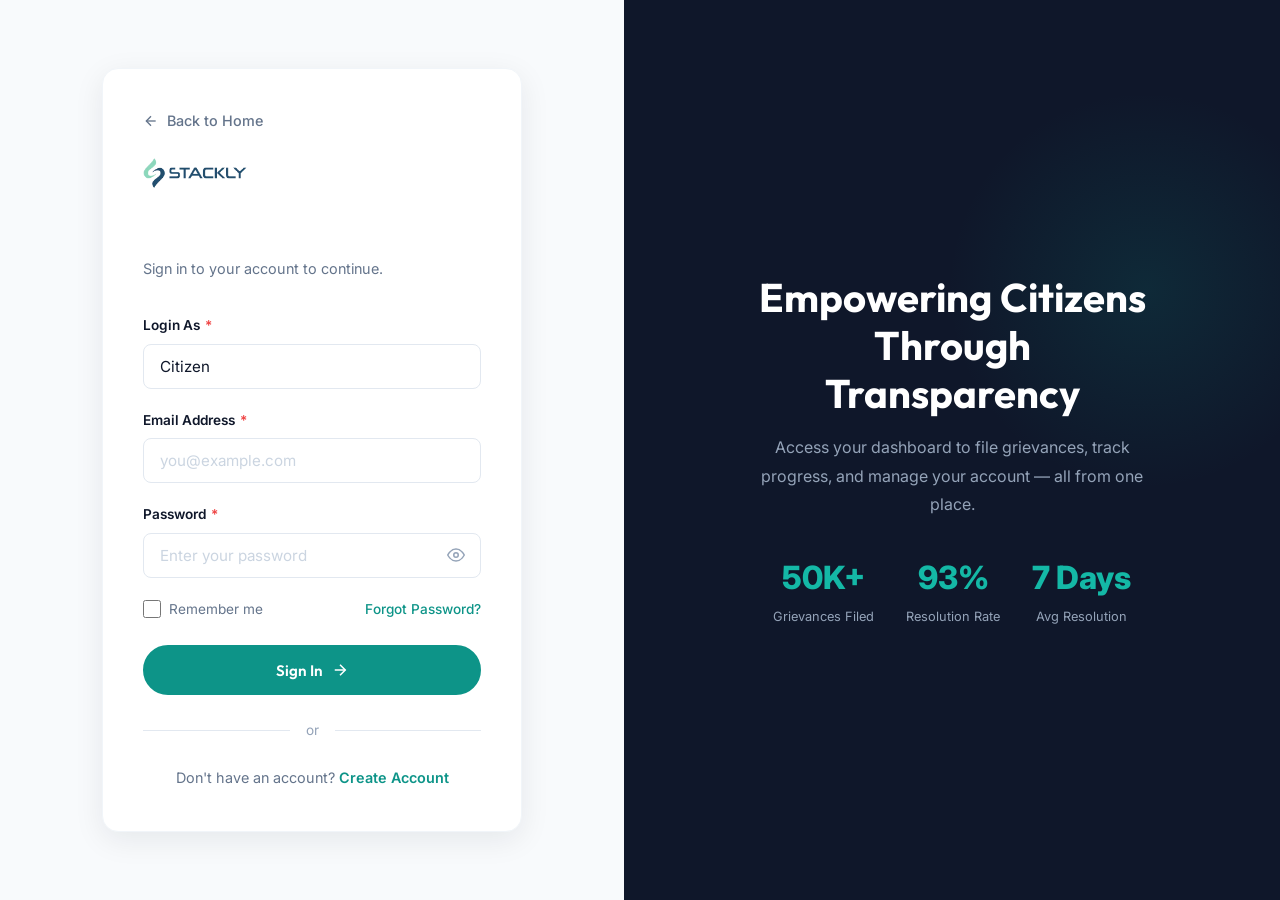
<file: login.html>
<!DOCTYPE html>
<html lang="en">
<head>
  <meta charset="UTF-8" />
  <meta name="viewport" content="width=device-width, initial-scale=1.0" />
  <title>Sign In — Stackly Grievance Portal</title>
  <meta name="description" content="Sign in to your Stackly Grievance Portal account to manage grievances, track complaints, and access your dashboard." />
  <link rel="stylesheet" href="css/style.css" />
</head>
<body>

  <div class="auth-page">
    <div class="auth-left">
      <div class="auth-card">
        <a href="index.html" class="auth-back-btn">
          <svg viewBox="0 0 24 24" fill="none" stroke="currentColor" stroke-width="2"><line x1="19" y1="12" x2="5" y2="12"/><polyline points="12 19 5 12 12 5"/></svg>
          Back to Home
        </a>
        <a href="index.html"><img src="images/logo-stackly.webp" alt="Stackly" class="auth-logo" /></a>
        <h2>Welcome Back</h2>
        <p class="auth-subtitle">Sign in to your account to continue.</p>

        <form id="loginForm">
          
          <div class="form-group">
            <label>Login As <span class="required">*</span></label>
            <select class="form-control" id="login-role" required style="cursor:pointer; background:var(--white);">
              <option value="citizen">Citizen</option>
              <option value="admin">Administrator</option>
            </select>
          </div>
          <div class="form-group">
            <label>Email Address <span class="required">*</span></label>
            <input type="email" class="form-control" id="login-email" required placeholder="you@example.com" />
            <div class="form-error"></div>
          </div>

          <div class="form-group">
            <label>Password <span class="required">*</span></label>
            <div class="password-wrapper">
              <input type="password" class="form-control" id="login-password" required minlength="6" placeholder="Enter your password" />
              <button type="button" class="password-toggle">
                <svg width="18" height="18" viewBox="0 0 24 24" fill="none" stroke="currentColor" stroke-width="2"><path d="M1 12s4-8 11-8 11 8 11 8-4 8-11 8-11-8-11-8z"/><circle cx="12" cy="12" r="3"/></svg>
              </button>
            </div>
            <div class="form-error"></div>
          </div>

          <div style="display:flex;justify-content:space-between;align-items:center;margin-bottom:1.5rem;">
            <div class="form-check" style="margin:0;">
              <input type="checkbox" id="remember" />
              <label for="remember">Remember me</label>
            </div>
            <a href="404.html" style="font-size:0.85rem;color:var(--teal);font-weight:500;">Forgot Password?</a>
          </div>

          <button type="submit" class="btn btn-primary" style="width:100%;">
            Sign In
            <svg width="16" height="16" viewBox="0 0 24 24" fill="none" stroke="currentColor" stroke-width="2"><line x1="5" y1="12" x2="19" y2="12"/><polyline points="12 5 19 12 12 19"/></svg>
          </button>

          <div id="loginError" style="display:none;margin-top:1rem;padding:0.75rem;background:var(--danger-bg);border:1px solid rgba(239,68,68,0.2);border-radius:var(--radius-sm);color:var(--danger);font-size:0.85rem;text-align:center;"></div>
        </form>

        <div class="auth-divider">or</div>

        <div class="auth-link">
          Don't have an account? <a href="signup.html">Create Account</a>
        </div>
      </div>
    </div>

    <div class="auth-right">
      <div class="auth-right-content">
        <h2>Empowering Citizens<br/>Through Transparency</h2>
        <p>Access your dashboard to file grievances, track progress, and manage your account — all from one place.</p>
        <div style="margin-top:2rem;display:flex;gap:2rem;justify-content:center;">
          <div style="text-align:center;">
            <div style="font-size:2rem;font-weight:800;color:var(--teal-light);">50K+</div>
            <div style="font-size:0.8rem;color:var(--gray-400);">Grievances Filed</div>
          </div>
          <div style="text-align:center;">
            <div style="font-size:2rem;font-weight:800;color:var(--teal-light);">93%</div>
            <div style="font-size:0.8rem;color:var(--gray-400);">Resolution Rate</div>
          </div>
          <div style="text-align:center;">
            <div style="font-size:2rem;font-weight:800;color:var(--teal-light);">7 Days</div>
            <div style="font-size:0.8rem;color:var(--gray-400);">Avg Resolution</div>
          </div>
        </div>
      </div>
    </div>
  </div>

  <script src="js/auth.js"></script>
  <script src="js/main.js"></script>
  <script>
    // Redirect if already logged in
    if (authIsLoggedIn()) window.location.href = 'dashboard.html';

    document.getElementById('loginForm').addEventListener('submit', function(e) {
      e.preventDefault();
      const email = document.getElementById('login-email');
      const password = document.getElementById('login-password');
      const role = document.getElementById('login-role');
      const errorDiv = document.getElementById('loginError');

      let valid = true;
      if (!validateField(email)) valid = false;
      if (!validateField(password)) valid = false;
      if (!valid) return;

      const result = authLogin(email.value.trim(), password.value, role.value);
      if (result.success) {
        window.location.href = 'dashboard.html';
      } else {
        errorDiv.textContent = result.message;
        errorDiv.style.display = 'block';
      }
    });
  </script>
</body>
</html>
</file>
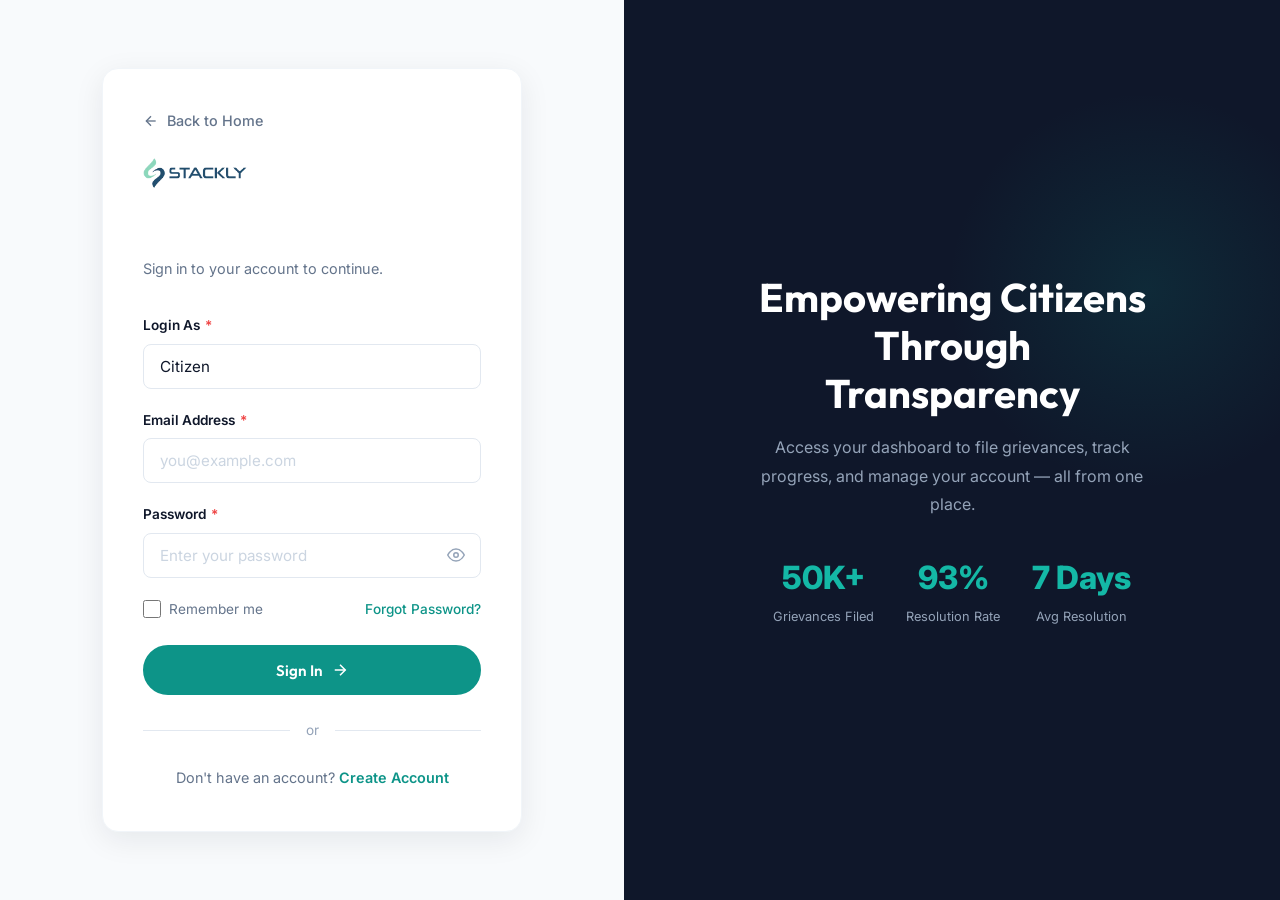
<file: settings.html>
<!DOCTYPE html>
<html lang="en">
<head>
  <meta charset="UTF-8" />
  <meta name="viewport" content="width=device-width, initial-scale=1.0" />
  <title>Settings — Stackly Grievance Backoffice</title>
  <link rel="stylesheet" href="css/style.css" />
  <script src="js/auth.js"></script>
  <script>document.addEventListener('DOMContentLoaded',()=>{if(!authProtectRoute())return;authApplyRBAC();populateSettings();});</script>
</head>
<body>

<aside class="dashboard-sidebar" id="sidebar">
  <div class="sidebar-header"><a href="index.html" class="sidebar-logo"><img src="images/logo-stackly.webp" alt="Stackly" /></a><button class="sidebar-close" id="sidebarClose"><svg width="20" height="20" viewBox="0 0 24 24" fill="none" stroke="currentColor" stroke-width="2"><line x1="18" y1="6" x2="6" y2="18"/><line x1="6" y1="6" x2="18" y2="18"/></svg></button></div>
  <div class="sidebar-user"><div class="sidebar-user-avatar" id="sb-avatar">U</div><div><div class="sidebar-user-name" id="sb-name">User</div><div class="sidebar-user-role" id="sb-role">Role</div><div class="sidebar-user-email" id="sb-email">email</div></div></div>
  <nav class="sidebar-nav">
    <div class="nav-label">Main Menu</div>
    <a href="dashboard.html" class="sidebar-link"><svg viewBox="0 0 24 24" fill="none" stroke="currentColor" stroke-width="2"><rect x="3" y="3" width="7" height="7"/><rect x="14" y="3" width="7" height="7"/><rect x="14" y="14" width="7" height="7"/><rect x="3" y="14" width="7" height="7"/></svg> Dashboard</a>
    <a href="grievances.html" class="sidebar-link"><svg viewBox="0 0 24 24" fill="none" stroke="currentColor" stroke-width="2"><path d="M14 2H6a2 2 0 00-2 2v16a2 2 0 002 2h12a2 2 0 002-2V8z"/><polyline points="14 2 14 8 20 8"/></svg> Grievances</a>
    <a href="settings.html" class="sidebar-link active"><svg viewBox="0 0 24 24" fill="none" stroke="currentColor" stroke-width="2"><circle cx="12" cy="12" r="3"/><path d="M19.4 15a1.65 1.65 0 00.33 1.82l.06.06a2 2 0 010 2.83 2 2 0 01-2.83 0l-.06-.06a1.65 1.65 0 00-1.82-.33 1.65 1.65 0 00-1 1.51V21a2 2 0 01-4 0v-.09A1.65 1.65 0 009 19.4a1.65 1.65 0 00-1.82.33l-.06.06a2 2 0 01-2.83 0 2 2 0 010-2.83l.06-.06A1.65 1.65 0 004.68 15a1.65 1.65 0 00-1.51-1H3a2 2 0 010-4h.09A1.65 1.65 0 004.6 9a1.65 1.65 0 00-.33-1.82l-.06-.06a2 2 0 010-2.83 2 2 0 012.83 0l.06.06A1.65 1.65 0 009 4.68a1.65 1.65 0 001-1.51V3a2 2 0 014 0v.09a1.65 1.65 0 001 1.51 1.65 1.65 0 001.82-.33l.06-.06a2 2 0 012.83 0 2 2 0 010 2.83l-.06.06a1.65 1.65 0 00-.33 1.82V9c.26.604.852.997 1.51 1H21a2 2 0 010 4h-.09a1.65 1.65 0 00-1.51 1z"/></svg> Settings</a>
    <div data-role="admin-only">
      <div class="nav-label" style="margin-top:1rem;">Administration</div>
      <a href="departments.html" class="sidebar-link"><svg viewBox="0 0 24 24" fill="none" stroke="currentColor" stroke-width="2"><path d="M3 9l9-7 9 7v11a2 2 0 01-2 2H5a2 2 0 01-2-2z"/></svg> Departments</a>
      <a href="users.html" class="sidebar-link"><svg viewBox="0 0 24 24" fill="none" stroke="currentColor" stroke-width="2"><path d="M17 21v-2a4 4 0 00-4-4H5a4 4 0 00-4 4v2"/><circle cx="9" cy="7" r="4"/></svg> Users</a>
      <a href="reports.html" class="sidebar-link"><svg viewBox="0 0 24 24" fill="none" stroke="currentColor" stroke-width="2"><line x1="18" y1="20" x2="18" y2="10"/><line x1="12" y1="20" x2="12" y2="4"/><line x1="6" y1="20" x2="6" y2="14"/></svg> Reports</a>
    </div>
  </nav>
  <div class="sidebar-footer"><button onclick="authLogout()" class="sidebar-link" style="width:100%;color:var(--danger);justify-content:center;border:1px solid rgba(239,68,68,0.2);"><svg viewBox="0 0 24 24" fill="none" stroke="currentColor" stroke-width="2"><path d="M9 21H5a2 2 0 01-2-2V5a2 2 0 012-2h4"/><polyline points="16 17 21 12 16 7"/><line x1="21" y1="12" x2="9" y2="12"/></svg> Logout</button></div>
</aside>

<main class="dashboard-main">
  <header class="dashboard-topbar">
    <div style="display:flex;align-items:center;gap:1rem;">
      <button class="mobile-menu-btn" id="mobileMenuBtn"><svg viewBox="0 0 24 24" fill="none" stroke="currentColor" stroke-width="2"><line x1="3" y1="12" x2="21" y2="12"/><line x1="3" y1="6" x2="21" y2="6"/><line x1="3" y1="18" x2="21" y2="18"/></svg></button>
      <h1 class="dashboard-title">Settings</h1>
    </div>
    <div class="topbar-right"><span id="topbar-name" style="font-size:0.9rem;color:var(--gray-500);"></span><div class="topbar-avatar" id="topbarAvatar">U</div></div>
  </header>

  <div class="dashboard-content">
    <div class="settings-grid">
      <!-- Profile Settings -->
      <div class="settings-card">
        <h3>Profile Information</h3>
        <form id="profileForm" data-validate="true">
          <div class="form-group">
            <label>Full Name <span class="required">*</span></label>
            <input type="text" class="form-control" id="settings-name" required minlength="3" />
            <div class="form-error"></div>
          </div>
          <div class="form-group">
            <label>Email Address</label>
            <input type="email" class="form-control" id="settings-email" disabled style="background:var(--gray-50);color:var(--gray-400);" />
            <p style="font-size:0.75rem;color:var(--gray-400);margin-top:0.2rem;">Email cannot be changed.</p>
          </div>
          <div class="form-group">
            <label>Phone Number</label>
            <input type="tel" class="form-control" id="settings-phone" />
            <div class="form-error"></div>
          </div>
          <div class="form-group">
            <label>Role</label>
            <input type="text" class="form-control" id="settings-role" disabled style="background:var(--gray-50);color:var(--gray-400);text-transform:capitalize;" />
          </div>
          <button type="submit" class="btn btn-primary btn-sm" style="margin-top:0.5rem;">Save Changes</button>
        </form>
      </div>

      <!-- Change Password -->
      <div class="settings-card">
        <h3>Change Password</h3>
        <form id="passwordForm">
          <div class="form-group">
            <label>Current Password <span class="required">*</span></label>
            <div class="password-wrapper">
              <input type="password" class="form-control" id="current-password" required />
              <button type="button" class="password-toggle"><svg width="18" height="18" viewBox="0 0 24 24" fill="none" stroke="currentColor" stroke-width="2"><path d="M1 12s4-8 11-8 11 8 11 8-4 8-11 8-11-8-11-8z"/><circle cx="12" cy="12" r="3"/></svg></button>
            </div>
            <div class="form-error"></div>
          </div>
          <div class="form-group">
            <label>New Password <span class="required">*</span></label>
            <div class="password-wrapper">
              <input type="password" class="form-control" id="new-password" required data-validate="password" />
              <button type="button" class="password-toggle"><svg width="18" height="18" viewBox="0 0 24 24" fill="none" stroke="currentColor" stroke-width="2"><path d="M1 12s4-8 11-8 11 8 11 8-4 8-11 8-11-8-11-8z"/><circle cx="12" cy="12" r="3"/></svg></button>
            </div>
            <div class="password-strength"><div class="strength-bar"></div><div class="strength-bar"></div><div class="strength-bar"></div><div class="strength-bar"></div></div>
            <div class="form-error"></div>
          </div>
          <div class="form-group">
            <label>Confirm New Password <span class="required">*</span></label>
            <div class="password-wrapper">
              <input type="password" class="form-control" id="confirm-new-password" required data-validate="confirm-password" />
              <button type="button" class="password-toggle"><svg width="18" height="18" viewBox="0 0 24 24" fill="none" stroke="currentColor" stroke-width="2"><path d="M1 12s4-8 11-8 11 8 11 8-4 8-11 8-11-8-11-8z"/><circle cx="12" cy="12" r="3"/></svg></button>
            </div>
            <div class="form-error"></div>
          </div>
          <button type="submit" class="btn btn-primary btn-sm" style="margin-top:0.5rem;">Update Password</button>
        </form>
      </div>

      <!-- Notification Preferences -->
      <div class="settings-card">
        <h3>Notification Preferences</h3>
        <div class="toggle-row">
          <div class="toggle-label"><h4>Email Notifications</h4><p>Receive updates about your grievances via email</p></div>
          <label class="toggle-switch"><input type="checkbox" checked /><span class="toggle-slider"></span></label>
        </div>
        <div class="toggle-row">
          <div class="toggle-label"><h4>SMS Notifications</h4><p>Get SMS alerts for status changes</p></div>
          <label class="toggle-switch"><input type="checkbox" checked /><span class="toggle-slider"></span></label>
        </div>
        <div class="toggle-row">
          <div class="toggle-label"><h4>Push Notifications</h4><p>Browser push notifications for urgent updates</p></div>
          <label class="toggle-switch"><input type="checkbox" /><span class="toggle-slider"></span></label>
        </div>
        <div class="toggle-row">
          <div class="toggle-label"><h4>Weekly Digest</h4><p>Receive a weekly summary of all activities</p></div>
          <label class="toggle-switch"><input type="checkbox" /><span class="toggle-slider"></span></label>
        </div>
        <div class="toggle-row" style="border:none;">
          <div class="toggle-label"><h4>Marketing Emails</h4><p>Receive updates about new portal features</p></div>
          <label class="toggle-switch"><input type="checkbox" /><span class="toggle-slider"></span></label>
        </div>
      </div>

      <!-- Danger Zone -->
      <div class="settings-card">
        <h3 style="color:var(--danger);">Danger Zone</h3>
        <div style="padding:1.25rem;background:var(--danger-bg);border-radius:var(--radius-md);border:1px solid rgba(239,68,68,0.15);">
          <h4 style="color:var(--danger);margin-bottom:0.5rem;">Delete Account</h4>
          <p style="font-size:0.85rem;color:var(--gray-500);margin-bottom:1rem;">Once you delete your account, there is no going back. All your data, grievances, and history will be permanently removed.</p>
          <button class="btn btn-sm btn-danger" onclick="showToast('Account deletion is disabled in demo mode.','error')">
            <svg width="14" height="14" viewBox="0 0 24 24" fill="none" stroke="currentColor" stroke-width="2"><polyline points="3 6 5 6 21 6"/><path d="M19 6v14a2 2 0 01-2 2H7a2 2 0 01-2-2V6m3 0V4a2 2 0 012-2h4a2 2 0 012 2v2"/></svg>
            Delete My Account
          </button>
        </div>
      </div>
    </div>
  </div>
</main>

<div id="toast-container" aria-live="polite"></div>
<script src="js/main.js"></script>
<script>
  function populateSettings() {
    const user = authGetUser();
    if (!user) return;
    document.getElementById('settings-name').value = user.name || '';
    document.getElementById('settings-email').value = user.email || '';
    document.getElementById('settings-phone').value = user.phone || '';
    document.getElementById('settings-role').value = user.role || '';
  }

  document.getElementById('profileForm')?.addEventListener('submit', function(e) {
    e.preventDefault();
    const nameInput = document.getElementById('settings-name');
    if (!validateField(nameInput)) return;

    // Update session
    const user = authGetUser();
    user.name = nameInput.value.trim();
    user.phone = document.getElementById('settings-phone').value.trim();
    localStorage.setItem('stackly_grievance_auth', JSON.stringify(user));

    // Update all users DB
    const users = JSON.parse(localStorage.getItem('stackly_grievance_users') || '[]');
    const idx = users.findIndex(u => u.id === user.id);
    if (idx !== -1) { users[idx].name = user.name; users[idx].phone = user.phone; localStorage.setItem('stackly_grievance_users', JSON.stringify(users)); }

    authApplyRBAC();
    showToast('Profile updated successfully!', 'success');
  });

  document.getElementById('passwordForm')?.addEventListener('submit', function(e) {
    e.preventDefault();
    const current = document.getElementById('current-password');
    const newPw = document.getElementById('new-password');
    const confirm = document.getElementById('confirm-new-password');

    let valid = true;
    [current, newPw, confirm].forEach(i => { if (!validateField(i)) valid = false; });
    if (!valid) return;

    // Verify current password
    const user = authGetUser();
    const users = JSON.parse(localStorage.getItem('stackly_grievance_users') || '[]');
    const dbUser = users.find(u => u.id === user.id);
    if (!dbUser || dbUser.password !== current.value) {
      showToast('Current password is incorrect.', 'error');
      return;
    }

    // Update password
    dbUser.password = newPw.value;
    localStorage.setItem('stackly_grievance_users', JSON.stringify(users));
    this.reset();
    showToast('Password changed successfully!', 'success');
  });
</script>
</body>
</html>
</file>
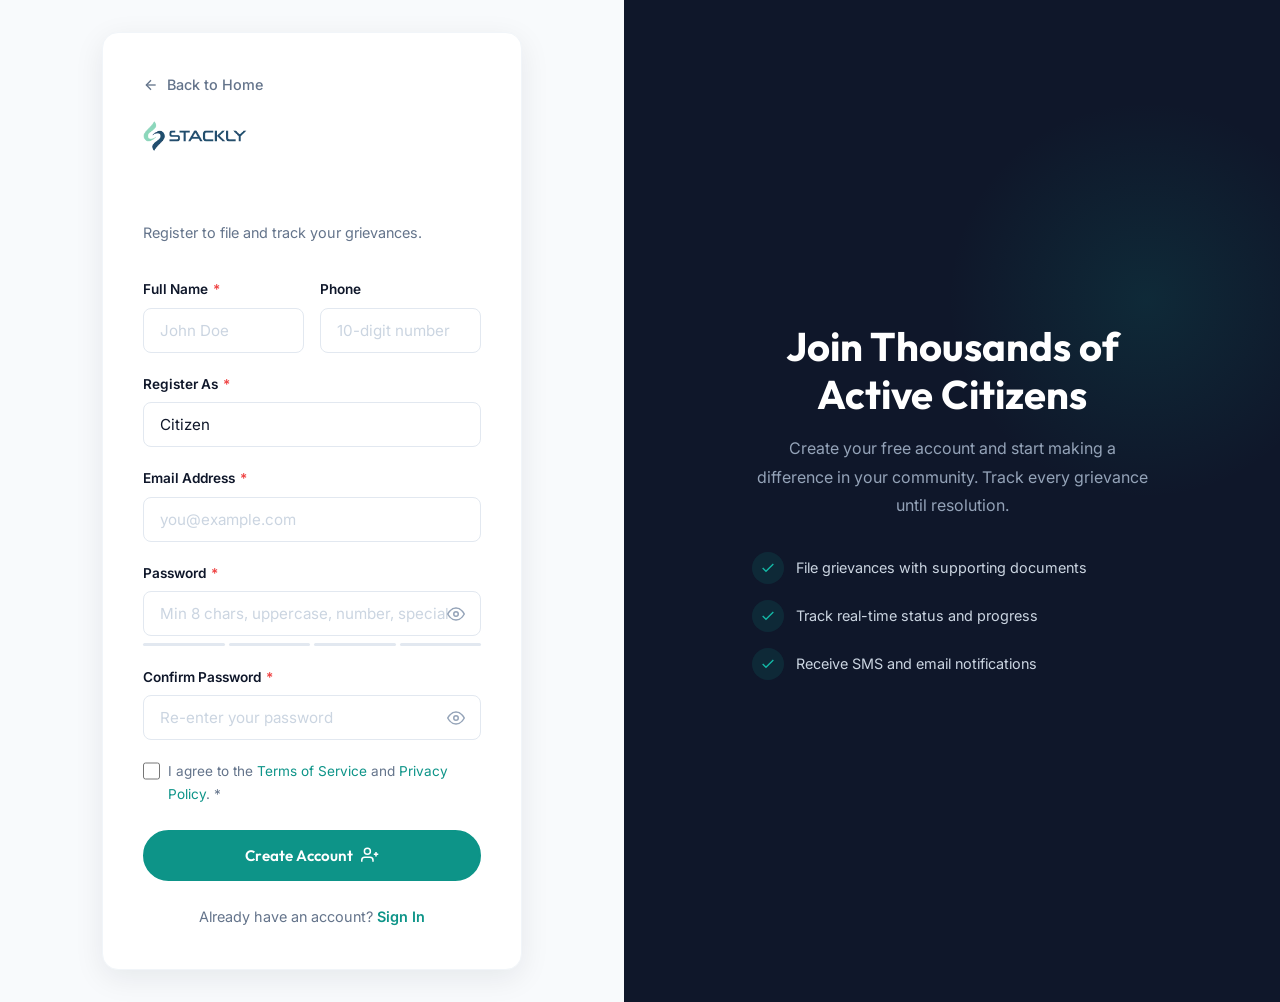
<file: signup.html>
<!DOCTYPE html>
<html lang="en">
<head>
  <meta charset="UTF-8" />
  <meta name="viewport" content="width=device-width, initial-scale=1.0" />
  <title>Create Account — Stackly Grievance Portal</title>
  <meta name="description" content="Create your free Stackly Grievance Portal account to start filing and tracking grievances." />
  <link rel="stylesheet" href="css/style.css" />
</head>
<body>

  <div class="auth-page">
    <div class="auth-left">
      <div class="auth-card">
        <a href="index.html" class="auth-back-btn">
          <svg viewBox="0 0 24 24" fill="none" stroke="currentColor" stroke-width="2"><line x1="19" y1="12" x2="5" y2="12"/><polyline points="12 19 5 12 12 5"/></svg>
          Back to Home
        </a>
        <a href="index.html"><img src="images/logo-stackly.webp" alt="Stackly" class="auth-logo" /></a>
        <h2>Create Account</h2>
        <p class="auth-subtitle">Register to file and track your grievances.</p>

        <form id="signupForm">
          <div class="form-row">
            <div class="form-group">
              <label>Full Name <span class="required">*</span></label>
              <input type="text" class="form-control" id="signup-name" required minlength="3" maxlength="60" placeholder="John Doe" />
              <div class="form-error"></div>
            </div>
            <div class="form-group">
              <label>Phone</label>
              <input type="tel" class="form-control" id="signup-phone" placeholder="10-digit number" />
              <div class="form-error"></div>
            </div>
          </div>

          
          <div class="form-group">
            <label>Register As <span class="required">*</span></label>
            <select class="form-control" id="signup-role" required style="cursor:pointer; background:var(--white);">
              <option value="citizen">Citizen</option>
              <option value="admin">Administrator</option>
            </select>
          </div>
          <div class="form-group">
            <label>Email Address <span class="required">*</span></label>
            <input type="email" class="form-control" id="signup-email" required placeholder="you@example.com" />
            <div class="form-error"></div>
          </div>

          <div class="form-group">
            <label>Password <span class="required">*</span></label>
            <div class="password-wrapper">
              <input type="password" class="form-control" id="signup-password" required data-validate="password" placeholder="Min 8 chars, uppercase, number, special" />
              <button type="button" class="password-toggle">
                <svg width="18" height="18" viewBox="0 0 24 24" fill="none" stroke="currentColor" stroke-width="2"><path d="M1 12s4-8 11-8 11 8 11 8-4 8-11 8-11-8-11-8z"/><circle cx="12" cy="12" r="3"/></svg>
              </button>
            </div>
            <div class="password-strength">
              <div class="strength-bar"></div>
              <div class="strength-bar"></div>
              <div class="strength-bar"></div>
              <div class="strength-bar"></div>
            </div>
            <div class="form-error"></div>
          </div>

          <div class="form-group">
            <label>Confirm Password <span class="required">*</span></label>
            <div class="password-wrapper">
              <input type="password" class="form-control" id="signup-confirm" required data-validate="confirm-password" placeholder="Re-enter your password" />
              <button type="button" class="password-toggle">
                <svg width="18" height="18" viewBox="0 0 24 24" fill="none" stroke="currentColor" stroke-width="2"><path d="M1 12s4-8 11-8 11 8 11 8-4 8-11 8-11-8-11-8z"/><circle cx="12" cy="12" r="3"/></svg>
              </button>
            </div>
            <div class="form-error"></div>
          </div>

          <div class="form-check">
            <input type="checkbox" id="signup-terms" required />
            <label for="signup-terms">I agree to the <a href="404.html" style="color:var(--teal);">Terms of Service</a> and <a href="404.html" style="color:var(--teal);">Privacy Policy</a>. <span class="required">*</span></label>
          </div>

          <button type="submit" class="btn btn-primary" style="width:100%;margin-top:0.5rem;">
            Create Account
            <svg width="16" height="16" viewBox="0 0 24 24" fill="none" stroke="currentColor" stroke-width="2"><path d="M16 21v-2a4 4 0 00-4-4H5a4 4 0 00-4 4v2"/><circle cx="8.5" cy="7" r="4"/><line x1="20" y1="8" x2="20" y2="14"/><line x1="23" y1="11" x2="17" y2="11"/></svg>
          </button>

          <div id="signupError" style="display:none;margin-top:1rem;padding:0.75rem;background:var(--danger-bg);border:1px solid rgba(239,68,68,0.2);border-radius:var(--radius-sm);color:var(--danger);font-size:0.85rem;text-align:center;"></div>
        </form>

        <div class="auth-link">
          Already have an account? <a href="login.html">Sign In</a>
        </div>
      </div>
    </div>

    <div class="auth-right">
      <div class="auth-right-content">
        <h2>Join Thousands of<br/>Active Citizens</h2>
        <p>Create your free account and start making a difference in your community. Track every grievance until resolution.</p>
        <div style="margin-top:2rem;">
          <div style="display:flex;align-items:center;gap:0.75rem;margin-bottom:1rem;text-align:left;">
            <div style="width:32px;height:32px;border-radius:50%;background:rgba(13,148,136,0.15);display:flex;align-items:center;justify-content:center;flex-shrink:0;">
              <svg width="16" height="16" viewBox="0 0 24 24" fill="none" stroke="var(--teal-light)" stroke-width="2"><polyline points="20 6 9 17 4 12"/></svg>
            </div>
            <span style="color:var(--gray-300);font-size:0.9rem;">File grievances with supporting documents</span>
          </div>
          <div style="display:flex;align-items:center;gap:0.75rem;margin-bottom:1rem;text-align:left;">
            <div style="width:32px;height:32px;border-radius:50%;background:rgba(13,148,136,0.15);display:flex;align-items:center;justify-content:center;flex-shrink:0;">
              <svg width="16" height="16" viewBox="0 0 24 24" fill="none" stroke="var(--teal-light)" stroke-width="2"><polyline points="20 6 9 17 4 12"/></svg>
            </div>
            <span style="color:var(--gray-300);font-size:0.9rem;">Track real-time status and progress</span>
          </div>
          <div style="display:flex;align-items:center;gap:0.75rem;text-align:left;">
            <div style="width:32px;height:32px;border-radius:50%;background:rgba(13,148,136,0.15);display:flex;align-items:center;justify-content:center;flex-shrink:0;">
              <svg width="16" height="16" viewBox="0 0 24 24" fill="none" stroke="var(--teal-light)" stroke-width="2"><polyline points="20 6 9 17 4 12"/></svg>
            </div>
            <span style="color:var(--gray-300);font-size:0.9rem;">Receive SMS and email notifications</span>
          </div>
        </div>
      </div>
    </div>
  </div>

  <script src="js/auth.js"></script>
  <script src="js/main.js"></script>
  <script>
    if (authIsLoggedIn()) window.location.href = 'dashboard.html';

    document.getElementById('signupForm').addEventListener('submit', function(e) {
      e.preventDefault();
      const name = document.getElementById('signup-name');
      const email = document.getElementById('signup-email');
      const phone = document.getElementById('signup-phone');
      const password = document.getElementById('signup-password');
      const confirm = document.getElementById('signup-confirm');
      const role = document.getElementById('signup-role');
      const terms = document.getElementById('signup-terms');
      const errorDiv = document.getElementById('signupError');

      let valid = true;
      [name, email, password, confirm].forEach(input => {
        if (!validateField(input)) valid = false;
      });

      if (!terms.checked) {
        errorDiv.textContent = 'You must agree to the Terms of Service.';
        errorDiv.style.display = 'block';
        return;
      }

      if (!valid) return;

      const result = authSignup(name.value.trim(), email.value.trim(), password.value, phone.value.trim(), role.value);
      if (result.success) {
        window.location.href = 'login.html';
      } else {
        errorDiv.textContent = result.message;
        errorDiv.style.display = 'block';
      }
    });
  </script>
</body>
</html>
</file>
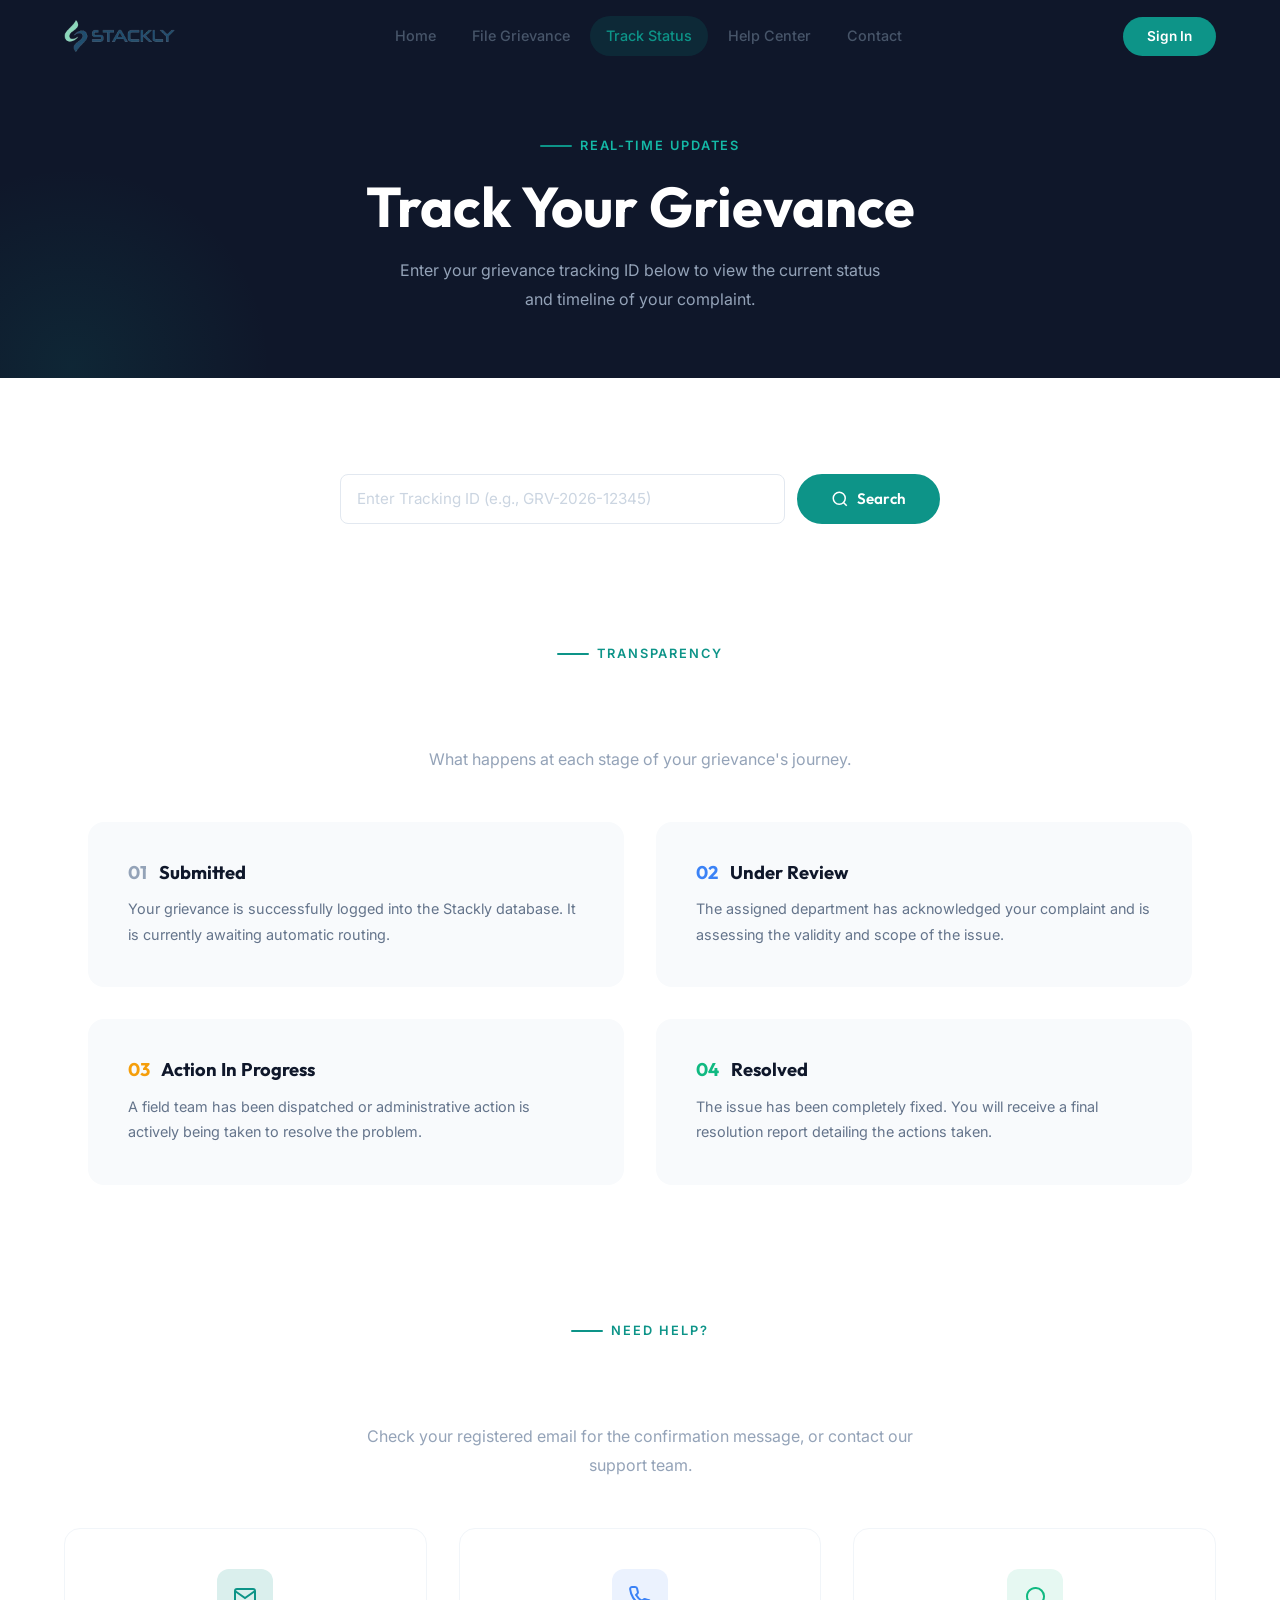
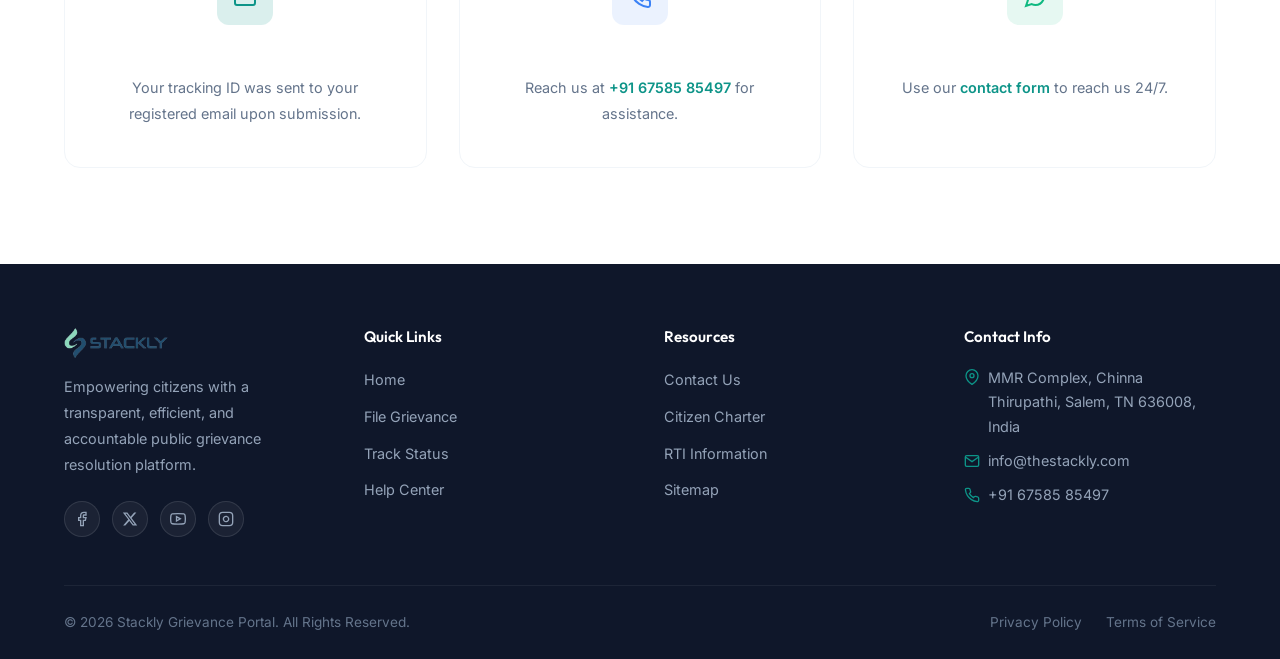
<file: track-grievance.html>
<!DOCTYPE html>
<html lang="en">
<head>
  <meta charset="UTF-8" />
  <meta name="viewport" content="width=device-width, initial-scale=1.0" />
  <title>Track Grievance — Stackly Public Grievance Portal</title>
  <meta name="description" content="Track the status of your filed grievance using your unique tracking ID. Get real-time updates on the progress of your complaint." />
  <link rel="stylesheet" href="css/style.css" />
</head>
<body>

  <div id="page-loader" role="status" aria-label="Loading"><div class="loader-spinner"></div></div>

  <!-- Header -->
  <header class="header" id="mainHeader">
    <div class="container">
      <a href="index.html" class="logo"><img src="images/logo-stackly.webp" alt="Stackly" /></a>
      <nav class="nav-links">
        <a href="index.html">Home</a>
        <a href="file-grievance.html">File Grievance</a>
        <a href="track-grievance.html" class="active">Track Status</a>
        <a href="help-center.html">Help Center</a>
        <a href="contact.html">Contact</a>
      </nav>
      <div class="header-right">
        <a href="login.html" class="header-cta">Sign In</a>
        <button class="ham-btn" aria-label="Open menu"><svg viewBox="0 0 24 24" fill="none" stroke="currentColor" stroke-width="2"><line x1="3" y1="6" x2="21" y2="6"/><line x1="3" y1="12" x2="21" y2="12"/><line x1="3" y1="18" x2="21" y2="18"/></svg></button>
      </div>
    </div>
  </header>

  <div id="mobile-menu">
    <button class="mobile-close" aria-label="Close menu"><svg width="24" height="24" viewBox="0 0 24 24" fill="none" stroke="currentColor" stroke-width="2"><line x1="18" y1="6" x2="6" y2="18"/><line x1="6" y1="6" x2="18" y2="18"/></svg></button>
    <img src="images/logo-stackly.webp" alt="Stackly" style="height:28px;filter:brightness(0) invert(1);margin-bottom:2rem;" />
    <a href="index.html">Home</a><a href="file-grievance.html">File Grievance</a><a href="track-grievance.html">Track Status</a><a href="help-center.html">Help Center</a><a href="contact.html">Contact</a><a href="login.html" style="color:var(--teal-light);">Sign In</a>
  </div>

  <!-- Page Hero -->
  <section class="page-hero">
    <div class="container">
      <span class="section-label" style="color:var(--teal-light);">Real-Time Updates</span>
      <h1>Track Your Grievance</h1>
      <p>Enter your grievance tracking ID below to view the current status and timeline of your complaint.</p>
    </div>
  </section>

  <!-- Track Section -->
  <section class="section">
    <div class="container">

      <!-- Search -->
      <div class="track-search reveal">
        <form id="trackForm">
          <div class="search-wrapper">
            <input type="text" class="form-control" id="trackInput" placeholder="Enter Tracking ID (e.g., GRV-2026-12345)" required />
            <button type="submit" class="btn btn-primary">
              <svg width="18" height="18" viewBox="0 0 24 24" fill="none" stroke="currentColor" stroke-width="2"><circle cx="11" cy="11" r="8"/><line x1="21" y1="21" x2="16.65" y2="16.65"/></svg>
              Search
            </button>
          </div>
        </form>
      </div>

      <!-- No Result -->
      <div class="no-result reveal" style="text-align:center;display:none;" id="noResult">
        <div style="width:70px;height:70px;border-radius:50%;background:var(--warning-bg);margin:0 auto 1.25rem;display:flex;align-items:center;justify-content:center;">
          <svg width="32" height="32" viewBox="0 0 24 24" fill="none" stroke="var(--warning)" stroke-width="2"><circle cx="12" cy="12" r="10"/><line x1="12" y1="8" x2="12" y2="12"/><line x1="12" y1="16" x2="12.01" y2="16"/></svg>
        </div>
        <h3>No Grievance Found</h3>
        <p>Please check your tracking ID and try again.</p>
      </div>

      <!-- Result Card -->
      <div class="track-result reveal" id="trackResult">
        <div class="track-result-header">
          <div>
            <div class="track-id" id="resultId">GRV-2026-48723</div>
            <p style="margin:0;font-size:0.85rem;color:var(--gray-400);">Filed on August 5, 2026</p>
          </div>
          <span class="status-badge status-processing">In Progress</span>
        </div>

        <div style="display:grid;grid-template-columns:1fr 1fr;gap:1rem;margin-bottom:2rem;padding:1.25rem;background:var(--gray-50);border-radius:var(--radius-md);">
          <div>
            <strong style="font-size:0.75rem;color:var(--gray-400);text-transform:uppercase;">Category</strong>
            <p style="margin:0;color:var(--navy);font-weight:500;">Roads & Infrastructure</p>
          </div>
          <div>
            <strong style="font-size:0.75rem;color:var(--gray-400);text-transform:uppercase;">Department</strong>
            <p style="margin:0;color:var(--navy);font-weight:500;">Public Works Department</p>
          </div>
          <div style="grid-column:1/-1;">
            <strong style="font-size:0.75rem;color:var(--gray-400);text-transform:uppercase;">Subject</strong>
            <p style="margin:0;color:var(--navy);font-weight:500;">Pothole on MG Road causing accidents near junction</p>
          </div>
        </div>

        <h4 style="margin-bottom:1.5rem;color:var(--teal);">Status Timeline</h4>

        <div class="timeline">
          <div class="timeline-item completed">
            <div class="timeline-dot"></div>
            <div class="timeline-date">Aug 5, 2026 — 10:15 AM</div>
            <div class="timeline-title">Grievance Submitted</div>
            <p class="timeline-desc">Your grievance has been successfully registered in the system.</p>
          </div>
          <div class="timeline-item completed">
            <div class="timeline-dot"></div>
            <div class="timeline-date">Aug 5, 2026 — 02:30 PM</div>
            <div class="timeline-title">Assigned to Department</div>
            <p class="timeline-desc">Routed to Public Works Department for review.</p>
          </div>
          <div class="timeline-item completed">
            <div class="timeline-dot"></div>
            <div class="timeline-date">Aug 6, 2026 — 11:00 AM</div>
            <div class="timeline-title">Under Review</div>
            <p class="timeline-desc">Department officer has acknowledged and is reviewing the complaint.</p>
          </div>
          <div class="timeline-item active">
            <div class="timeline-dot"></div>
            <div class="timeline-date">Aug 8, 2026 — 09:45 AM</div>
            <div class="timeline-title">Action In Progress</div>
            <p class="timeline-desc">Field team has been dispatched. Repair work is underway at the location.</p>
          </div>
          <div class="timeline-item">
            <div class="timeline-dot"></div>
            <div class="timeline-date">Estimated: Aug 12, 2026</div>
            <div class="timeline-title">Resolution</div>
            <p class="timeline-desc">Expected completion and closure of the grievance.</p>
          </div>
        </div>
      </div>

      <!-- ===== RESOLUTION METRICS & STATUSES ===== -->
  <section class="section" style="background:var(--white); padding: 4rem 0;">
    <div class="container text-center">
      <div class="reveal">
        <span class="section-label">Transparency</span>
        <h2 class="section-title">Understanding Your Status</h2>
        <p class="section-subtitle">What happens at each stage of your grievance's journey.</p>
      </div>
      <div class="features-grid stagger-children" style="margin-top:2rem; grid-template-columns: repeat(auto-fit, minmax(min(100%, 400px), 1fr));">
        <div class="feature-card reveal-up" style="background:var(--gray-50); border:none; text-align: left;">
          <h4 style="color:var(--navy);"><span style="color:var(--gray-400); margin-right:0.5rem;">01</span> Submitted</h4>
          <p style="font-size:0.9rem;">Your grievance is successfully logged into the Stackly database. It is currently awaiting automatic routing.</p>
        </div>
        <div class="feature-card reveal-up" style="background:var(--gray-50); border:none; text-align: left;">
          <h4 style="color:var(--navy);"><span style="color:var(--info); margin-right:0.5rem;">02</span> Under Review</h4>
          <p style="font-size:0.9rem;">The assigned department has acknowledged your complaint and is assessing the validity and scope of the issue.</p>
        </div>
        <div class="feature-card reveal-up" style="background:var(--gray-50); border:none; text-align: left;">
          <h4 style="color:var(--navy);"><span style="color:var(--warning); margin-right:0.5rem;">03</span> Action In Progress</h4>
          <p style="font-size:0.9rem;">A field team has been dispatched or administrative action is actively being taken to resolve the problem.</p>
        </div>
        <div class="feature-card reveal-up" style="background:var(--gray-50); border:none; text-align: left;">
          <h4 style="color:var(--navy);"><span style="color:var(--success); margin-right:0.5rem;">04</span> Resolved</h4>
          <p style="font-size:0.9rem;">The issue has been completely fixed. You will receive a final resolution report detailing the actions taken.</p>
        </div>
      </div>
    </div>
  </section>

  <!-- Additional Info Section -->
      <div class="reveal" style="margin-top:4rem;">
        <div class="text-center">
          <span class="section-label">Need Help?</span>
          <h2 class="section-title">Can't Find Your Tracking ID?</h2>
          <p class="section-subtitle">Check your registered email for the confirmation message, or contact our support team.</p>
        </div>

        <div class="features-grid stagger-children" style="margin-top:2rem;">
          <div class="feature-card reveal text-center">
            <div class="feature-icon" style="background:var(--teal-glow);color:var(--teal);margin:0 auto 1rem;">
              <svg width="24" height="24" viewBox="0 0 24 24" fill="none" stroke="currentColor" stroke-width="2"><path d="M4 4h16c1.1 0 2 .9 2 2v12c0 1.1-.9 2-2 2H4c-1.1 0-2-.9-2-2V6c0-1.1.9-2 2-2z"/><polyline points="22,6 12,13 2,6"/></svg>
            </div>
            <h4>Check Your Email</h4>
            <p>Your tracking ID was sent to your registered email upon submission.</p>
          </div>
          <div class="feature-card reveal text-center">
            <div class="feature-icon" style="background:var(--info-bg);color:var(--info);margin:0 auto 1rem;">
              <svg width="24" height="24" viewBox="0 0 24 24" fill="none" stroke="currentColor" stroke-width="2"><path d="M22 16.92v3a2 2 0 01-2.18 2 19.79 19.79 0 01-8.63-3.07 19.5 19.5 0 01-6-6 19.79 19.79 0 01-3.07-8.67A2 2 0 014.11 2h3a2 2 0 012 1.72 12.84 12.84 0 00.7 2.81 2 2 0 01-.45 2.11L8.09 9.91a16 16 0 006 6l1.27-1.27a2 2 0 012.11-.45 12.84 12.84 0 002.81.7A2 2 0 0122 16.92z"/></svg>
            </div>
            <h4>Call Support</h4>
            <p>Reach us at <a href="tel:+916758585497" style="color:var(--teal);font-weight:600;">+91 67585 85497</a> for assistance.</p>
          </div>
          <div class="feature-card reveal text-center">
            <div class="feature-icon" style="background:var(--success-bg);color:var(--success);margin:0 auto 1rem;">
              <svg width="24" height="24" viewBox="0 0 24 24" fill="none" stroke="currentColor" stroke-width="2"><path d="M21 11.5a8.38 8.38 0 01-.9 3.8 8.5 8.5 0 01-7.6 4.7 8.38 8.38 0 01-3.8-.9L3 21l1.9-5.7a8.38 8.38 0 01-.9-3.8 8.5 8.5 0 014.7-7.6 8.38 8.38 0 013.8-.9h.5a8.48 8.48 0 018 8v.5z"/></svg>
            </div>
            <h4>Live Chat</h4>
            <p>Use our <a href="contact.html" style="color:var(--teal);font-weight:600;">contact form</a> to reach us 24/7.</p>
          </div>
        </div>
      </div>
    </div>
  </section>

  <!-- Footer -->
  <footer class="footer">
    <div class="container">
      <div class="footer-grid">
        <div class="footer-brand">
          <a href="index.html" class="logo"><img src="images/logo-stackly.webp" alt="Stackly" /></a>
          <p>Empowering citizens with a transparent, efficient, and accountable public grievance resolution platform.</p>
          <div class="footer-social">
            <a href="404.html" aria-label="Facebook"><svg viewBox="0 0 24 24" fill="none" stroke="currentColor" stroke-width="2"><path d="M18 2h-3a5 5 0 00-5 5v3H7v4h3v8h4v-8h3l1-4h-4V7a1 1 0 011-1h3z"/></svg></a>
            <a href="404.html" aria-label="Twitter"><svg viewBox="0 0 24 24" fill="currentColor" stroke="none"><path d="M18.244 2.25h3.308l-7.227 8.26 8.502 11.24H16.17l-5.214-6.817L4.99 21.75H1.68l7.73-8.835L1.254 2.25H8.08l4.713 6.231zm-1.161 17.52h1.833L7.084 4.126H5.117z"/></svg></a>
            <a href="404.html" aria-label="YouTube"><svg viewBox="0 0 24 24" fill="none" stroke="currentColor" stroke-width="2"><path d="M22.54 6.42a2.78 2.78 0 00-1.94-2C18.88 4 12 4 12 4s-6.88 0-8.6.46a2.78 2.78 0 00-1.94 2 29 29 0 00-.46 5.33 29 29 0 00.46 5.33 2.78 2.78 0 001.94 2c1.72.46 8.6.46 8.6.46s6.88 0 8.6-.46a2.78 2.78 0 001.94-2 29 29 0 00.46-5.33 29 29 0 00-.46-5.33z"/><polygon points="9.75 15.02 15.5 11.75 9.75 8.48 9.75 15.02"/></svg></a>
            <a href="404.html" aria-label="Instagram"><svg viewBox="0 0 24 24" fill="none" stroke="currentColor" stroke-width="2"><rect x="2" y="2" width="20" height="20" rx="5" ry="5"/><path d="M16 11.37A4 4 0 1112.63 8 4 4 0 0116 11.37z"/><line x1="17.5" y1="6.5" x2="17.51" y2="6.5"/></svg></a>
          </div>
        </div>
        <div class="footer-col"><h4>Quick Links</h4><ul><li><a href="index.html">Home</a></li><li><a href="file-grievance.html">File Grievance</a></li><li><a href="track-grievance.html">Track Status</a></li><li><a href="help-center.html">Help Center</a></li></ul></div>
        <div class="footer-col"><h4>Resources</h4><ul><li><a href="contact.html">Contact Us</a></li><li><a href="404.html">Citizen Charter</a></li><li><a href="404.html">RTI Information</a></li><li><a href="404.html">Sitemap</a></li></ul></div>
        <div class="footer-col"><h4>Contact Info</h4><ul>
          <li><a href="404.html" style="display:flex;align-items:flex-start;gap:0.5rem;"><svg width="16" height="16" viewBox="0 0 24 24" fill="none" stroke="currentColor" stroke-width="2" style="margin-top:3px;flex-shrink:0;"><path d="M21 10c0 7-9 13-9 13s-9-6-9-13a9 9 0 0118 0z"/><circle cx="12" cy="10" r="3"/></svg>MMR Complex, Chinna Thirupathi, Salem, TN 636008, India</a></li>
          <li><a href="mailto:info@thestackly.com" style="display:flex;align-items:center;gap:0.5rem;"><svg width="16" height="16" viewBox="0 0 24 24" fill="none" stroke="currentColor" stroke-width="2"><path d="M4 4h16c1.1 0 2 .9 2 2v12c0 1.1-.9 2-2 2H4c-1.1 0-2-.9-2-2V6c0-1.1.9-2 2-2z"/><polyline points="22,6 12,13 2,6"/></svg>info@thestackly.com</a></li>
          <li><a href="tel:+916758585497" style="display:flex;align-items:center;gap:0.5rem;"><svg width="16" height="16" viewBox="0 0 24 24" fill="none" stroke="currentColor" stroke-width="2"><path d="M22 16.92v3a2 2 0 01-2.18 2 19.79 19.79 0 01-8.63-3.07 19.5 19.5 0 01-6-6 19.79 19.79 0 01-3.07-8.67A2 2 0 014.11 2h3a2 2 0 012 1.72 12.84 12.84 0 00.7 2.81 2 2 0 01-.45 2.11L8.09 9.91a16 16 0 006 6l1.27-1.27a2 2 0 012.11-.45 12.84 12.84 0 002.81.7A2 2 0 0122 16.92z"/></svg>+91 67585 85497</a></li>
        </ul></div>
      </div>
      <div class="footer-bottom">
        <p>&copy; 2026 Stackly Grievance Portal. All Rights Reserved.</p>
        <div class="footer-bottom-links"><a href="404.html">Privacy Policy</a><a href="404.html">Terms of Service</a></div>
      </div>
    </div>
  </footer>

  <script src="js/main.js"></script>
</body>
</html>
</file>
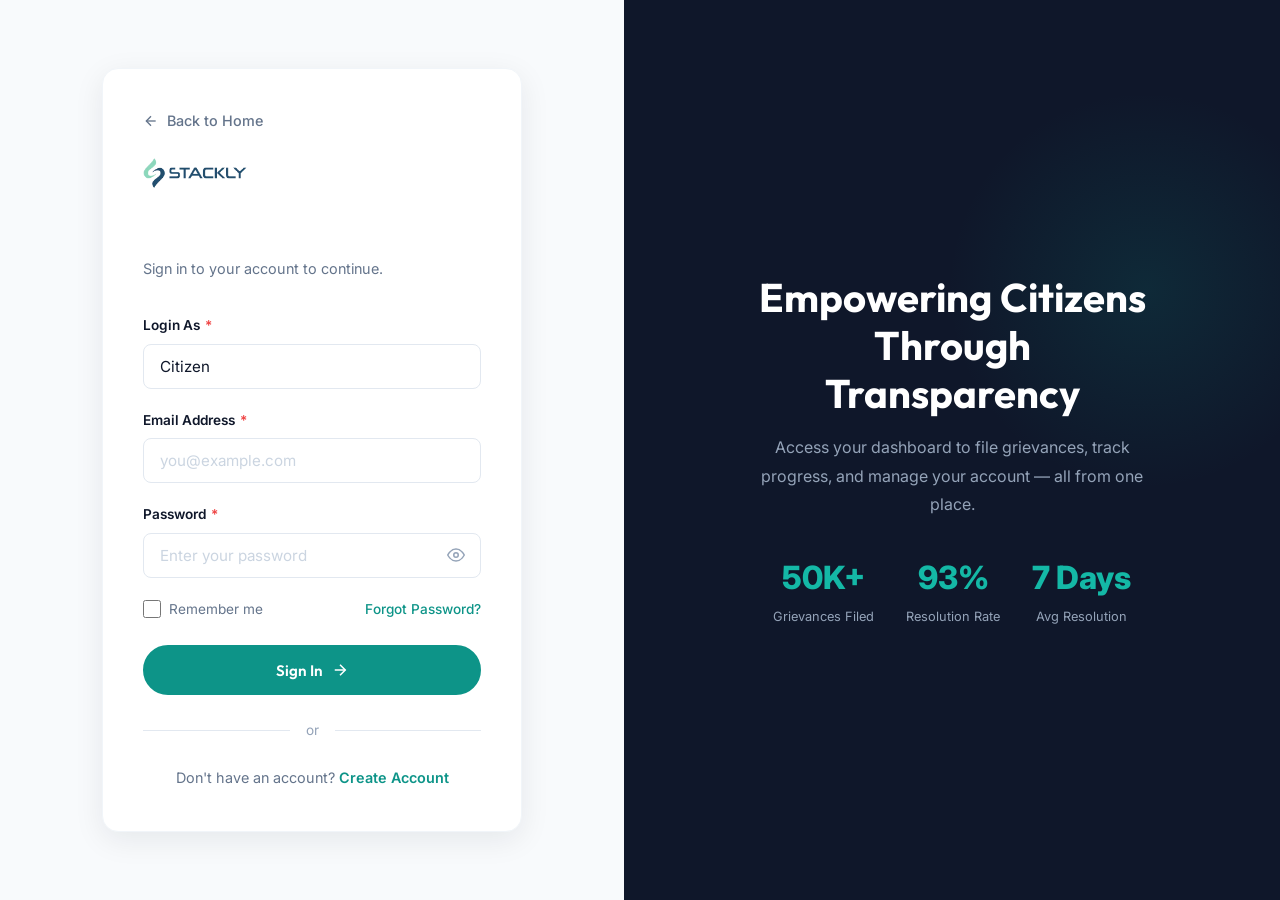
<file: users.html>
<!DOCTYPE html>
<html lang="en">
<head>
  <meta charset="UTF-8" />
  <meta name="viewport" content="width=device-width, initial-scale=1.0" />
  <title>User Management — Stackly Grievance Backoffice</title>
  <link rel="stylesheet" href="css/style.css" />
  <script src="js/auth.js"></script>
  <script>document.addEventListener('DOMContentLoaded',()=>{if(!authProtectRoute('admin'))return;authApplyRBAC();});</script>
</head>
<body>

<aside class="dashboard-sidebar" id="sidebar">
  <div class="sidebar-header"><a href="index.html" class="sidebar-logo"><img src="images/logo-stackly.webp" alt="Stackly" /></a><button class="sidebar-close" id="sidebarClose"><svg width="20" height="20" viewBox="0 0 24 24" fill="none" stroke="currentColor" stroke-width="2"><line x1="18" y1="6" x2="6" y2="18"/><line x1="6" y1="6" x2="18" y2="18"/></svg></button></div>
  <div class="sidebar-user"><div class="sidebar-user-avatar" id="sb-avatar">U</div><div><div class="sidebar-user-name" id="sb-name">User</div><div class="sidebar-user-role" id="sb-role">Role</div><div class="sidebar-user-email" id="sb-email">email</div></div></div>
  <nav class="sidebar-nav">
    <div class="nav-label">Main Menu</div>
    <a href="dashboard.html" class="sidebar-link"><svg viewBox="0 0 24 24" fill="none" stroke="currentColor" stroke-width="2"><rect x="3" y="3" width="7" height="7"/><rect x="14" y="3" width="7" height="7"/><rect x="14" y="14" width="7" height="7"/><rect x="3" y="14" width="7" height="7"/></svg> Dashboard</a>
    <a href="grievances.html" class="sidebar-link"><svg viewBox="0 0 24 24" fill="none" stroke="currentColor" stroke-width="2"><path d="M14 2H6a2 2 0 00-2 2v16a2 2 0 002 2h12a2 2 0 002-2V8z"/><polyline points="14 2 14 8 20 8"/></svg> Grievances</a>
    <a href="settings.html" class="sidebar-link"><svg viewBox="0 0 24 24" fill="none" stroke="currentColor" stroke-width="2"><circle cx="12" cy="12" r="3"/><path d="M19.4 15a1.65 1.65 0 00.33 1.82l.06.06a2 2 0 010 2.83 2 2 0 01-2.83 0l-.06-.06a1.65 1.65 0 00-1.82-.33 1.65 1.65 0 00-1 1.51V21a2 2 0 01-4 0v-.09A1.65 1.65 0 009 19.4a1.65 1.65 0 00-1.82.33l-.06.06a2 2 0 01-2.83 0 2 2 0 010-2.83l.06-.06A1.65 1.65 0 004.68 15a1.65 1.65 0 00-1.51-1H3a2 2 0 010-4h.09A1.65 1.65 0 004.6 9a1.65 1.65 0 00-.33-1.82l-.06-.06a2 2 0 010-2.83 2 2 0 012.83 0l.06.06A1.65 1.65 0 009 4.68a1.65 1.65 0 001-1.51V3a2 2 0 014 0v.09a1.65 1.65 0 001 1.51 1.65 1.65 0 001.82-.33l.06-.06a2 2 0 012.83 0 2 2 0 010 2.83l-.06.06a1.65 1.65 0 00-.33 1.82V9c.26.604.852.997 1.51 1H21a2 2 0 010 4h-.09a1.65 1.65 0 00-1.51 1z"/></svg> Settings</a>
    <div data-role="admin-only">
      <div class="nav-label" style="margin-top:1rem;">Administration</div>
      <a href="departments.html" class="sidebar-link"><svg viewBox="0 0 24 24" fill="none" stroke="currentColor" stroke-width="2"><path d="M3 9l9-7 9 7v11a2 2 0 01-2 2H5a2 2 0 01-2-2z"/></svg> Departments</a>
      <a href="users.html" class="sidebar-link active"><svg viewBox="0 0 24 24" fill="none" stroke="currentColor" stroke-width="2"><path d="M17 21v-2a4 4 0 00-4-4H5a4 4 0 00-4 4v2"/><circle cx="9" cy="7" r="4"/></svg> Users</a>
      <a href="reports.html" class="sidebar-link"><svg viewBox="0 0 24 24" fill="none" stroke="currentColor" stroke-width="2"><line x1="18" y1="20" x2="18" y2="10"/><line x1="12" y1="20" x2="12" y2="4"/><line x1="6" y1="20" x2="6" y2="14"/></svg> Reports</a>
    </div>
  </nav>
  <div class="sidebar-footer"><button onclick="authLogout()" class="sidebar-link" style="width:100%;color:var(--danger);justify-content:center;border:1px solid rgba(239,68,68,0.2);"><svg viewBox="0 0 24 24" fill="none" stroke="currentColor" stroke-width="2"><path d="M9 21H5a2 2 0 01-2-2V5a2 2 0 012-2h4"/><polyline points="16 17 21 12 16 7"/><line x1="21" y1="12" x2="9" y2="12"/></svg> Logout</button></div>
</aside>

<main class="dashboard-main">
  <header class="dashboard-topbar">
    <div style="display:flex;align-items:center;gap:1rem;">
      <button class="mobile-menu-btn" id="mobileMenuBtn"><svg viewBox="0 0 24 24" fill="none" stroke="currentColor" stroke-width="2"><line x1="3" y1="12" x2="21" y2="12"/><line x1="3" y1="6" x2="21" y2="6"/><line x1="3" y1="18" x2="21" y2="18"/></svg></button>
      <h1 class="dashboard-title">User Management</h1>
    </div>
    <div class="topbar-right"><span id="topbar-name" style="font-size:0.9rem;color:var(--gray-500);"></span><div class="topbar-avatar" id="topbarAvatar">U</div></div>
  </header>

  <div class="dashboard-content">
    <div class="dash-stats-grid">
      <div class="dash-stat-card"><div class="dash-stat-icon" style="background:var(--teal-glow);color:var(--teal);"><svg width="22" height="22" viewBox="0 0 24 24" fill="none" stroke="currentColor" stroke-width="2"><path d="M17 21v-2a4 4 0 00-4-4H5a4 4 0 00-4 4v2"/><circle cx="9" cy="7" r="4"/></svg></div><div class="dash-stat-info"><h4>Total Users</h4><div class="val">3,847</div></div></div>
      <div class="dash-stat-card"><div class="dash-stat-icon" style="background:var(--info-bg);color:var(--info);"><svg width="22" height="22" viewBox="0 0 24 24" fill="none" stroke="currentColor" stroke-width="2"><path d="M12 22s8-4 8-10V5l-8-3-8 3v7c0 6 8 10 8 10z"/></svg></div><div class="dash-stat-info"><h4>Admins</h4><div class="val">12</div></div></div>
      <div class="dash-stat-card"><div class="dash-stat-icon" style="background:var(--success-bg);color:var(--success);"><svg width="22" height="22" viewBox="0 0 24 24" fill="none" stroke="currentColor" stroke-width="2"><path d="M17 21v-2a4 4 0 00-4-4H5a4 4 0 00-4 4v2"/><circle cx="9" cy="7" r="4"/><path d="M23 21v-2a4 4 0 00-3-3.87"/><path d="M16 3.13a4 4 0 010 7.75"/></svg></div><div class="dash-stat-info"><h4>Citizens</h4><div class="val">3,835</div></div></div>
      <div class="dash-stat-card"><div class="dash-stat-icon" style="background:var(--warning-bg);color:var(--warning);"><svg width="22" height="22" viewBox="0 0 24 24" fill="none" stroke="currentColor" stroke-width="2"><circle cx="12" cy="12" r="10"/><polyline points="12 6 12 12 16 14"/></svg></div><div class="dash-stat-info"><h4>New This Month</h4><div class="val">186</div></div></div>
    </div>

    <div class="filter-bar">
      <input type="text" class="form-control" placeholder="Search users by name or email..." id="searchUsers" onkeypress="if(event.key==='Enter') window.location.href='404.html'" />
      <select class="form-control">
        <option value="">All Roles</option>
        <option value="admin">Admin</option>
        <option value="citizen">Citizen</option>
      </select>
      <button class="btn btn-sm btn-primary" onclick="showToast('Feature coming soon!','info')">+ Add User</button>
    </div>

    <div class="dash-panel">
      <div class="table-wrapper">
        <table>
          <thead><tr><th>Name</th><th>Email</th><th>Phone</th><th>Role</th><th>Grievances</th><th>Joined</th><th>Status</th><th>Actions</th></tr></thead>
          <tbody>
            <tr><td><strong>Admin User</strong></td><td>admin@thestackly.com</td><td>+91 67585 85497</td><td><span class="status-badge status-escalated">Admin</span></td><td>—</td><td>Jan 15, 2026</td><td><span class="status-badge status-resolved">Active</span></td><td><button class="btn btn-sm btn-outline" onclick="showToast('Edit feature coming soon','info')">Edit</button></td></tr>
            <tr><td><strong>Rajesh Kumar</strong></td><td>citizen@thestackly.com</td><td>+91 98765 43210</td><td><span class="status-badge status-processing">Citizen</span></td><td>5</td><td>Mar 22, 2026</td><td><span class="status-badge status-resolved">Active</span></td><td><button class="btn btn-sm btn-outline" onclick="showToast('Edit feature coming soon','info')">Edit</button></td></tr>
            <tr><td><strong>Ankit Sharma</strong></td><td>ankit.sharma@email.com</td><td>+91 87654 32109</td><td><span class="status-badge status-processing">Citizen</span></td><td>3</td><td>Apr 10, 2026</td><td><span class="status-badge status-resolved">Active</span></td><td><button class="btn btn-sm btn-outline" onclick="showToast('Edit feature coming soon','info')">Edit</button></td></tr>
            <tr><td><strong>Priya Menon</strong></td><td>priya.menon@email.com</td><td>+91 76543 21098</td><td><span class="status-badge status-processing">Citizen</span></td><td>2</td><td>May 5, 2026</td><td><span class="status-badge status-resolved">Active</span></td><td><button class="btn btn-sm btn-outline" onclick="showToast('Edit feature coming soon','info')">Edit</button></td></tr>
            <tr><td><strong>Ramesh Gupta</strong></td><td>ramesh.gupta@email.com</td><td>+91 65432 10987</td><td><span class="status-badge status-processing">Citizen</span></td><td>1</td><td>Jun 18, 2026</td><td><span class="status-badge status-pending">Inactive</span></td><td><button class="btn btn-sm btn-outline" onclick="showToast('Edit feature coming soon','info')">Edit</button></td></tr>
            <tr><td><strong>Sita Devi</strong></td><td>sita.devi@email.com</td><td>+91 54321 09876</td><td><span class="status-badge status-processing">Citizen</span></td><td>4</td><td>Jul 2, 2026</td><td><span class="status-badge status-resolved">Active</span></td><td><button class="btn btn-sm btn-outline" onclick="showToast('Edit feature coming soon','info')">Edit</button></td></tr>
            <tr><td><strong>Mohammed Ali</strong></td><td>mohammed.ali@email.com</td><td>+91 43210 98765</td><td><span class="status-badge status-processing">Citizen</span></td><td>2</td><td>Jul 15, 2026</td><td><span class="status-badge status-resolved">Active</span></td><td><button class="btn btn-sm btn-outline" onclick="showToast('Edit feature coming soon','info')">Edit</button></td></tr>
            <tr><td><strong>K. Lakshmi</strong></td><td>k.lakshmi@thestackly.com</td><td>+91 32109 87654</td><td><span class="status-badge status-escalated">Admin</span></td><td>—</td><td>Feb 8, 2026</td><td><span class="status-badge status-resolved">Active</span></td><td><button class="btn btn-sm btn-outline" onclick="showToast('Edit feature coming soon','info')">Edit</button></td></tr>
          </tbody>
        </table>
      </div>
      <div class="pagination">
        <button class="page-btn" disabled>&laquo;</button>
        <button class="page-btn active">1</button>
        <button class="page-btn" onclick="window.location.href='404.html'">2</button>
        <button class="page-btn" onclick="window.location.href='404.html'">3</button>
        <button class="page-btn" onclick="window.location.href='404.html'">&raquo;</button>
      </div>
    </div>
  </div>
</main>

<div id="toast-container" aria-live="polite"></div>
<script src="js/main.js"></script>
<script>
  document.getElementById('searchUsers')?.addEventListener('input', function() {
    const q = this.value.toLowerCase();
    document.querySelectorAll('tbody tr').forEach(row => {
      row.style.display = row.textContent.toLowerCase().includes(q) ? '' : 'none';
    });
  });
</script>
</body>
</html>
</file>
<file: css/style.css>
/* ============================================
   STACKLY PUBLIC GRIEVANCE PORTAL
   Minimalistic Theme — CSS Design System
   ============================================ */

/* ---------- Google Fonts ---------- */
@import url('https://fonts.googleapis.com/css2?family=Inter:wght@300;400;500;600;700&family=Outfit:wght@400;500;600;700;800&display=swap');

/* ---------- CSS Custom Properties ---------- */
:root {
  /* Primary Palette */
  --navy: #0f172a;
  --navy-light: #1e293b;
  --navy-lighter: #334155;
  --teal: #0d9488;
  --teal-light: #14b8a6;
  --teal-dark: #0f766e;
  --teal-glow: rgba(13, 148, 136, 0.15);

  /* Neutrals */
  --white: #ffffff;
  --gray-50: #f8fafc;
  --gray-100: #f1f5f9;
  --gray-200: #e2e8f0;
  --gray-300: #cbd5e1;
  --gray-400: #94a3b8;
  --gray-500: #64748b;
  --gray-600: #475569;
  --gray-700: #334155;
  --gray-800: #1e293b;
  --gray-900: #0f172a;

  /* Semantic */
  --success: #10b981;
  --success-bg: rgba(16, 185, 129, 0.1);
  --warning: #f59e0b;
  --warning-bg: rgba(245, 158, 11, 0.1);
  --danger: #ef4444;
  --danger-bg: rgba(239, 68, 68, 0.1);
  --info: #3b82f6;
  --info-bg: rgba(59, 130, 246, 0.1);

  /* Typography */
  --font-body: 'Inter', -apple-system, BlinkMacSystemFont, sans-serif;
  --font-heading: 'Outfit', 'Inter', sans-serif;

  /* Spacing */
  --section-pad: clamp(3rem, 8vw, 6rem);
  --container-max: 1200px;

  /* Shadows */
  --shadow-sm: 0 1px 2px rgba(15, 23, 42, 0.04);
  --shadow-md: 0 4px 12px rgba(15, 23, 42, 0.06);
  --shadow-lg: 0 8px 30px rgba(15, 23, 42, 0.08);
  --shadow-xl: 0 20px 50px rgba(15, 23, 42, 0.12);
  --shadow-teal: 0 4px 20px rgba(13, 148, 136, 0.2);

  /* Borders */
  --radius-sm: 0.5rem;
  --radius-md: 0.75rem;
  --radius-lg: 1rem;
  --radius-xl: 1.5rem;
  --radius-full: 9999px;

  /* Transitions */
  --ease-out: cubic-bezier(0.22, 1, 0.36, 1);
  --transition: 0.3s var(--ease-out);
}

/* ---------- Reset & Base ---------- */
*, *::before, *::after { box-sizing: border-box; margin: 0; padding: 0; }

html {
  scroll-behavior: smooth;
  font-size: 16px;
  -webkit-text-size-adjust: 100%;
}


html, body {
  overflow-x: hidden;
  max-width: 100vw;
  width: 100%;
}
body {
  font-family: var(--font-body);
  color: var(--gray-700);
  background: var(--white);
  line-height: 1.7;
  overflow-x: hidden;
  -webkit-font-smoothing: antialiased;
  -moz-osx-font-smoothing: grayscale;
}

img { max-width: 100%; height: auto; display: block; }
a { text-decoration: none; color: inherit; transition: color var(--transition); }
ul, ol { list-style: none; }
button { cursor: pointer; border: none; background: none; font-family: inherit; }
input, textarea, select { font-family: inherit; font-size: inherit; }

h1, h2, h3, h4, h5, h6 {
  font-family: var(--font-heading);
  color: var(--white);
  line-height: 1.2;
  font-weight: 700;
}

h1 { font-size: clamp(2rem, 5vw, 3.5rem); }
h2 { font-size: clamp(1.5rem, 4vw, 2.5rem); }
h3 { font-size: clamp(1.2rem, 3vw, 1.75rem); }
h4 { font-size: 1.15rem; }

p { color: var(--gray-500); line-height: 1.8; }

/* ---------- Utilities ---------- */
.container { width: 100%; max-width: var(--container-max); margin: 0 auto; padding: 0 1.5rem; }
.text-center { text-align: center; }
.text-teal { color: var(--teal); }

.section { padding: var(--section-pad) 0; }

.section-label {
  display: inline-flex;
  align-items: center;
  gap: 0.5rem;
  font-size: 0.8rem;
  font-weight: 600;
  text-transform: uppercase;
  letter-spacing: 0.15em;
  color: var(--teal);
  margin-bottom: 1rem;
}

.section-label::before {
  content: '';
  width: 2rem;
  height: 2px;
  background: var(--teal);
  border-radius: 2px;
}

.section-title { margin-bottom: 1rem; }
.section-subtitle { max-width: 600px; margin: 0 auto 3rem; color: var(--gray-400); }

/* ---------- Buttons ---------- */
.btn {
  display: inline-flex;
  align-items: center;
  justify-content: center;
  gap: 0.5rem;
  padding: 0.85rem 2rem;
  font-family: var(--font-heading);
  font-size: 0.95rem;
  font-weight: 600;
  border-radius: var(--radius-full);
  transition: all var(--transition);
  border: 2px solid transparent;
  white-space: nowrap;
}

.btn svg { width: 18px; height: 18px; }

.btn-primary {
  background: var(--teal);
  color: var(--white);
  border-color: var(--teal);
}
.btn-primary:hover {
  background: var(--teal-dark);
  border-color: var(--teal-dark);
  transform: translateY(-2px);
  box-shadow: var(--shadow-teal);
}

.btn-outline {
  background: transparent;
  color: var(--navy);
  border-color: var(--gray-200);
}
.btn-outline:hover {
  border-color: var(--teal);
  color: var(--teal);
  transform: translateY(-2px);
}

.btn-navy {
  background: var(--navy);
  color: var(--white);
  border-color: var(--navy);
}
.btn-navy:hover {
  background: var(--navy-light);
  border-color: var(--navy-light);
  transform: translateY(-2px);
  box-shadow: var(--shadow-lg);
}

.btn-sm {
  padding: 0.5rem 1.25rem;
  font-size: 0.85rem;
}

.btn-danger {
  background: transparent;
  color: var(--danger);
  border-color: rgba(239, 68, 68, 0.3);
}
.btn-danger:hover {
  background: var(--danger);
  color: var(--white);
  border-color: var(--danger);
}

/* ---------- Page Loader ---------- */
#page-loader {
  position: fixed;
  inset: 0;
  z-index: 99999;
  background: var(--white);
  display: flex;
  align-items: center;
  justify-content: center;
  transition: opacity 0.5s, visibility 0.5s;
}
#page-loader.hidden { opacity: 0; visibility: hidden; pointer-events: none; }
.loader-spinner {
  width: 48px;
  height: 48px;
  border: 3px solid var(--gray-200);
  border-top-color: var(--teal);
  border-radius: 50%;
  animation: spin 0.8s linear infinite;
}
.loader-logo {
  position: absolute;
  height: 20px;
  opacity: 0.6;
}
@keyframes spin { to { transform: rotate(360deg); } }

/* ============================================
   HEADER / NAVIGATION
   ============================================ */
.header {
  position: fixed;
  top: 0;
  left: 0;
  width: 100%;
  z-index: 1000;
  padding: 1rem 0;
  transition: all var(--transition);
  background: transparent;
}

.header.scrolled {
  background: rgba(255, 255, 255, 0.95);
  backdrop-filter: blur(20px);
  -webkit-backdrop-filter: blur(20px);
  box-shadow: var(--shadow-sm);
  padding: 0.6rem 0;
}

.header .container {
  display: flex;
  align-items: center;
  justify-content: space-between;
}

.logo img { height: 32px; transition: var(--transition); }

.nav-links {
  display: flex;
  align-items: center;
  gap: 0.25rem;
}

.nav-links a {
  padding: 0.5rem 1rem;
  font-size: 0.9rem;
  font-weight: 500;
  color: var(--gray-600);
  border-radius: var(--radius-full);
  transition: all var(--transition);
  position: relative;
}

.nav-links a:hover,
.nav-links a.active {
  color: var(--teal);
  background: var(--teal-glow);
}

.header-right {
  display: flex;
  align-items: center;
  gap: 0.75rem;
}

.header-cta {
  padding: 0.5rem 1.5rem;
  font-size: 0.85rem;
  font-weight: 600;
  background: var(--teal);
  color: var(--white);
  border-radius: var(--radius-full);
  transition: all var(--transition);
}
.header-cta:hover {
  background: var(--teal-dark);
  transform: translateY(-1px);
  box-shadow: var(--shadow-teal);
}

/* Hamburger */
.ham-btn {
  display: none;
  width: 40px;
  height: 40px;
  align-items: center;
  justify-content: center;
  border-radius: var(--radius-sm);
  color: var(--white);
  transition: var(--transition);
}
.ham-btn:hover { background: rgba(255,255,255,0.1); }
.ham-btn svg { width: 22px; height: 22px; }

/* Mobile Menu Overlay */
#mobile-menu {
  display: none;
  position: fixed;
  inset: 0;
  z-index: 9999;
  background: var(--navy);
  flex-direction: column;
  align-items: center;
  justify-content: center;
  gap: 0.5rem;
}

#mobile-menu a {
  color: var(--white);
  font-family: var(--font-heading);
  font-size: 1.6rem;
  font-weight: 600;
  padding: 0.75rem 2rem;
  border-radius: var(--radius-md);
  transition: var(--transition);
}
#mobile-menu a:hover { color: var(--teal-light); background: rgba(255,255,255,0.05); }

.mobile-close {
  position: absolute;
  top: 1.5rem;
  right: 1.5rem;
  color: var(--white);
  width: 40px;
  height: 40px;
  display: flex;
  align-items: center;
  justify-content: center;
  border-radius: var(--radius-sm);
  transition: var(--transition);
}
.mobile-close:hover { background: rgba(255,255,255,0.1); }

/* ============================================
   HERO SLIDER
   ============================================ */
.hero-slider {
  position: relative;
  width: 100%;
  height: 100vh;
  min-height: 600px;
  overflow: hidden;
  background: var(--navy);
}

.hero-track {
  display: flex;
  height: 100%;
  transition: transform 0.8s var(--ease-out);
}

.hero-slide {
  min-width: 100%;
  height: 100%;
  position: relative;
  display: flex;
  align-items: center;
  justify-content: center;
  overflow: hidden;
}

.hero-slide-bg {
  position: absolute;
  inset: 0;
  background-size: cover;
  background-position: center;
  opacity: 0.5;
  transform: scale(1.05);
  transition: transform 6s ease;
}

.hero-slide.active .hero-slide-bg { transform: scale(1); }

.hero-slide-overlay {
  position: absolute;
  inset: 0;
  background: linear-gradient(135deg, rgba(15,23,42,0.92), rgba(15,23,42,0.7));
}

.hero-slide-content {
  position: relative;
  z-index: 2;
  text-align: center;
  max-width: 700px;
  padding: 2rem;
  opacity: 0;
  transform: translateY(30px);
  transition: all 0.8s var(--ease-out) 0.3s;
}

.hero-slide.active .hero-slide-content {
  opacity: 1;
  transform: translateY(0);
}

.hero-badge {
  display: inline-flex;
  align-items: center;
  gap: 0.5rem;
  padding: 0.4rem 1rem;
  background: rgba(13, 148, 136, 0.15);
  border: 1px solid rgba(13, 148, 136, 0.3);
  border-radius: var(--radius-full);
  color: var(--teal-light);
  font-size: 0.8rem;
  font-weight: 600;
  letter-spacing: 0.05em;
  margin-bottom: 1.5rem;
}

.hero-slide-content h1 {
  color: var(--white);
  margin-bottom: 1.25rem;
  font-weight: 800;
}
.hero-slide-content h1 span { color: var(--teal-light); }

.hero-slide-content p {
  color: var(--gray-400);
  font-size: 1.1rem;
  margin-bottom: 2rem;
  line-height: 1.8;
}

.hero-btns { display: flex; gap: 1rem; justify-content: center; flex-wrap: wrap; }

.hero-btns .btn-primary {
  background: var(--teal);
  border-color: var(--teal);
}
.hero-btns .btn-primary:hover {
  background: var(--teal-dark);
  border-color: var(--teal-dark);
  box-shadow: 0 8px 30px rgba(13, 148, 136, 0.3);
}

.hero-btns .btn-ghost {
  background: transparent;
  color: var(--white);
  border: 2px solid rgba(255,255,255,0.2);
  border-radius: var(--radius-full);
  padding: 0.85rem 2rem;
  font-family: var(--font-heading);
  font-weight: 600;
  font-size: 0.95rem;
  transition: all var(--transition);
}
.hero-btns .btn-ghost:hover {
  border-color: var(--white);
  background: rgba(255,255,255,0.05);
}

/* Slider Arrows */
.slider-arrow {
  position: absolute;
  top: 50%;
  transform: translateY(-50%);
  z-index: 10;
  width: 48px;
  height: 48px;
  border-radius: 50%;
  display: flex;
  align-items: center;
  justify-content: center;
  background: rgba(255,255,255,0.08);
  backdrop-filter: blur(10px);
  color: var(--white);
  border: 1px solid rgba(255,255,255,0.15);
  transition: all var(--transition);
}
.slider-arrow:hover {
  background: rgba(13, 148, 136, 0.3);
  border-color: var(--teal);
}
.slider-arrow svg { width: 20px; height: 20px; }
.slider-prev { left: 1.5rem; }
.slider-next { right: 1.5rem; }

/* Slider Dots */
.slider-dots {
  position: absolute;
  bottom: 2rem;
  left: 50%;
  transform: translateX(-50%);
  display: flex;
  gap: 0.75rem;
  z-index: 10;
}

.slider-dot {
  width: 10px;
  height: 10px;
  border-radius: 50%;
  background: rgba(255,255,255,0.3);
  border: none;
  transition: all var(--transition);
}
.slider-dot.active {
  background: var(--teal);
  transform: scale(1.3);
  box-shadow: 0 0 12px rgba(13, 148, 136, 0.5);
}
.slider-dot:hover { background: rgba(255,255,255,0.6); }

/* Geometric Decoration */
.hero-geo {
  position: absolute;
  border-radius: 50%;
  border: 1px solid rgba(13, 148, 136, 0.15);
  animation: float 8s ease-in-out infinite;
}
.hero-geo-1 { width: 200px; height: 200px; top: 10%; right: 5%; animation-delay: 0s; }
.hero-geo-2 { width: 120px; height: 120px; bottom: 20%; left: 8%; animation-delay: 2s; }
.hero-geo-3 { width: 80px; height: 80px; top: 30%; left: 15%; animation-delay: 4s; border-radius: 30%; }

@keyframes float {
  0%, 100% { transform: translateY(0) rotate(0deg); }
  50% { transform: translateY(-20px) rotate(5deg); }
}

/* ============================================
   SCROLL ANIMATIONS
   ============================================ */
.reveal {
  opacity: 0;
  transform: translateY(40px);
  transition: opacity 0.7s var(--ease-out), transform 0.7s var(--ease-out);
}
.reveal.visible {
  opacity: 1;
  transform: translateY(0);
}

.reveal-left {
  opacity: 0;
  transform: translateX(-40px);
  transition: opacity 0.7s var(--ease-out), transform 0.7s var(--ease-out);
}
.reveal-left.visible { opacity: 1; transform: translateX(0); }

.reveal-right {
  opacity: 0;
  transform: translateX(40px);
  transition: opacity 0.7s var(--ease-out), transform 0.7s var(--ease-out);
}
.reveal-right.visible { opacity: 1; transform: translateX(0); }

.reveal-scale {
  opacity: 0;
  transform: scale(0.9);
  transition: opacity 0.7s var(--ease-out), transform 0.7s var(--ease-out);
}
.reveal-scale.visible { opacity: 1; transform: scale(1); }

/* Stagger children */
.stagger-children > * { transition-delay: calc(var(--i, 0) * 0.1s); }

/* ============================================
   STATS BAR
   ============================================ */
.stats-bar {
  background: var(--white);
  border-bottom: 1px solid var(--gray-100);
  padding: 3rem 0;
  position: relative;
}

.stats-grid {
  display: grid;
  grid-template-columns: repeat(auto-fit, minmax(min(100%, 200px), 1fr));
  gap: 2rem;
}

.stat-item { text-align: center; }

.stat-number {
  font-family: var(--font-heading);
  font-size: 2.5rem;
  font-weight: 800;
  color: var(--navy);
  line-height: 1;
  margin-bottom: 0.5rem;
}

.stat-number span { color: var(--teal); }

.stat-label {
  font-size: 0.85rem;
  color: var(--gray-400);
  font-weight: 500;
  text-transform: uppercase;
  letter-spacing: 0.1em;
}

/* ============================================
   HOW IT WORKS
   ============================================ */
.steps-grid {
  display: grid;
  grid-template-columns: repeat(auto-fit, minmax(min(100%, 250px), 1fr));
  gap: 2rem;
  margin-top: 1rem;
}

.step-card {
  text-align: center;
  padding: 2.5rem 1.5rem;
  border-radius: var(--radius-lg);
  background: var(--white);
  border: 1px solid var(--gray-100);
  transition: all var(--transition);
  position: relative;
}

.step-card:hover {
  border-color: var(--teal);
  transform: translateY(-6px);
  box-shadow: var(--shadow-lg);
}

.step-number {
  width: 48px;
  height: 48px;
  border-radius: 50%;
  background: var(--teal-glow);
  color: var(--teal);
  font-family: var(--font-heading);
  font-size: 1.1rem;
  font-weight: 700;
  display: flex;
  align-items: center;
  justify-content: center;
  margin: 0 auto 1.25rem;
}

.step-card h4 { margin-bottom: 0.75rem; }
.step-card p { font-size: 0.9rem; }

/* Connector line between steps */
.step-card::after {
  content: '';
  position: absolute;
  top: 3.75rem;
  right: -1rem;
  width: 2rem;
  height: 2px;
  background: var(--gray-200);
}
.step-card:last-child::after { display: none; }

/* ============================================
   FEATURES SECTION
   ============================================ */
.features-grid {
  display: grid;
  grid-template-columns: repeat(auto-fit, minmax(min(100%, 300px), 1fr));
  gap: 2rem;
}

.feature-card {
  padding: 2.5rem;
  border-radius: var(--radius-lg);
  background: var(--white);
  border: 1px solid var(--gray-100);
  transition: all var(--transition);
}

.feature-card:hover {
  border-color: transparent;
  transform: translateY(-4px);
  box-shadow: var(--shadow-lg);
}

.feature-icon {
  width: 56px;
  height: 56px;
  border-radius: var(--radius-md);
  display: flex;
  align-items: center;
  justify-content: center;
  margin-bottom: 1.5rem;
  font-size: 1.4rem;
}

.feature-card h4 { margin-bottom: 0.75rem; }
.feature-card p { font-size: 0.9rem; }

/* ============================================
   TESTIMONIALS
   ============================================ */
.testimonials { background: var(--gray-50); }

.testimonials-grid {
  display: grid;
  grid-template-columns: repeat(auto-fit, minmax(min(100%, 300px), 1fr));
  gap: 2rem;
}

.testimonial-card {
  padding: 2rem;
  border-radius: var(--radius-lg);
  background: var(--white);
  border: 1px solid var(--gray-100);
  transition: all var(--transition);
}

.testimonial-card:hover {
  transform: translateY(-4px);
  box-shadow: var(--shadow-lg);
  border-color: transparent;
}

.testimonial-stars {
  color: var(--warning);
  margin-bottom: 1rem;
  font-size: 0.9rem;
}

.testimonial-text {
  font-style: italic;
  margin-bottom: 1.5rem;
  font-size: 0.95rem;
  line-height: 1.8;
  color: var(--gray-600);
}

.testimonial-author {
  display: flex;
  align-items: center;
  gap: 0.75rem;
}

.testimonial-avatar {
  width: 40px;
  height: 40px;
  border-radius: 50%;
  background: var(--teal-glow);
  color: var(--teal);
  display: flex;
  align-items: center;
  justify-content: center;
  font-weight: 700;
  font-size: 0.9rem;
}

.testimonial-name {
  font-weight: 600;
  color: var(--navy);
  font-size: 0.9rem;
}

.testimonial-role {
  font-size: 0.8rem;
  color: var(--gray-400);
}

/* ============================================
   CTA SECTION
   ============================================ */
.cta-section {
  background: var(--navy);
  position: relative;
  overflow: hidden;
}

.cta-section::before {
  content: '';
  position: absolute;
  top: -50%;
  right: -20%;
  width: 500px;
  height: 500px;
  border-radius: 50%;
  background: radial-gradient(circle, rgba(13,148,136,0.15), transparent 70%);
}

.cta-content {
  text-align: center;
  position: relative;
  z-index: 2;
}

.cta-content h2 { color: var(--white); margin-bottom: 1rem; }
.cta-content p { color: var(--gray-400); margin-bottom: 2rem; max-width: 500px; margin-left: auto; margin-right: auto; }
.cta-btns { display: flex; gap: 1rem; justify-content: center; flex-wrap: wrap; }

/* ============================================
   FOOTER
   ============================================ */
.footer {
  background: var(--navy);
  padding: 4rem 0 0;
  color: var(--gray-400);
}

.footer-grid {
  display: grid;
  grid-template-columns: repeat(auto-fit, minmax(min(100%, 250px), 1fr));
  gap: 3rem;
  margin-bottom: 3rem;
}

.footer-brand p {
  color: var(--gray-400);
  font-size: 0.9rem;
  line-height: 1.8;
  margin-top: 1rem;
  margin-bottom: 1.5rem;
}

.footer-brand .logo img { height: 30px; margin-bottom: 0.5rem; }

.footer-social {
  display: flex;
  gap: 0.75rem;
}

.footer-social a {
  width: 36px;
  height: 36px;
  border-radius: 50%;
  display: flex;
  align-items: center;
  justify-content: center;
  background: rgba(255,255,255,0.05);
  border: 1px solid rgba(255,255,255,0.1);
  color: var(--gray-400);
  transition: all var(--transition);
}
.footer-social a:hover {
  background: var(--teal);
  border-color: var(--teal);
  color: var(--white);
  transform: translateY(-2px);
}
.footer-social a svg { width: 16px; height: 16px; }

.footer-col h4 {
  color: var(--white);
  font-size: 0.95rem;
  font-weight: 600;
  margin-bottom: 1.25rem;
}

.footer-col ul li { margin-bottom: 0.6rem; }

.footer-col a {
  color: var(--gray-400);
  font-size: 0.9rem;
  transition: all var(--transition);
  display: inline-flex;
  align-items: center;
  gap: 0.5rem;
}
.footer-col a:hover { color: var(--teal-light); padding-left: 4px; }

.footer-col a svg { width: 16px; height: 16px; stroke: var(--teal); flex-shrink: 0; }

.footer-bottom {
  border-top: 1px solid rgba(255,255,255,0.06);
  padding: 1.5rem 0;
  display: flex;
  justify-content: space-between;
  align-items: center;
  flex-wrap: wrap;
  gap: 1rem;
}

.footer-bottom p { color: var(--gray-500); font-size: 0.85rem; }
.footer-bottom-links { display: flex; gap: 1.5rem; }
.footer-bottom-links a { color: var(--gray-500); font-size: 0.85rem; }
.footer-bottom-links a:hover { color: var(--teal-light); }

/* ============================================
   CONTACT PAGE
   ============================================ */
.page-hero {
  background: var(--navy);
  padding: 8rem 0 4rem;
  text-align: center;
  position: relative;
  overflow: hidden;
}
.page-hero::before {
  content: '';
  position: absolute;
  bottom: -50%;
  left: -10%;
  width: 400px;
  height: 400px;
  border-radius: 50%;
  background: radial-gradient(circle, rgba(13,148,136,0.12), transparent 70%);
}
.page-hero h1 { color: var(--white); margin-bottom: 1rem; position: relative; }
.page-hero p { color: var(--gray-400); max-width: 500px; margin: 0 auto; position: relative; }

.contact-grid {
  display: grid;
  grid-template-columns: repeat(auto-fit, minmax(min(100%, 350px), 1fr));
  gap: 3rem;
  margin-top: 3rem;
}

.contact-info-cards {
  display: flex;
  flex-direction: column;
  gap: 1.5rem;
}

.contact-info-card {
  display: flex;
  align-items: flex-start;
  gap: 1.25rem;
  padding: 1.5rem;
  border-radius: var(--radius-lg);
  background: var(--white);
  border: 1px solid var(--gray-100);
  transition: all var(--transition);
}

.contact-info-card:hover {
  border-color: var(--teal);
  transform: translateX(6px);
  box-shadow: var(--shadow-md);
}

.contact-info-icon {
  width: 48px;
  height: 48px;
  min-width: 48px;
  border-radius: var(--radius-md);
  background: var(--teal-glow);
  color: var(--teal);
  display: flex;
  align-items: center;
  justify-content: center;
}
.contact-info-icon svg { width: 22px; height: 22px; }

.contact-info-card h4 { font-size: 1rem; margin-bottom: 0.3rem; }
.contact-info-card p { font-size: 0.9rem; margin: 0; }
.contact-info-card a { color: var(--teal); font-weight: 500; }
.contact-info-card a:hover { text-decoration: underline; }

/* ============================================
   FORMS
   ============================================ */
.form-card {
  padding: 2.5rem;
  border-radius: var(--radius-lg);
  background: var(--white);
  border: 1px solid var(--gray-100);
  box-shadow: var(--shadow-md);
}

.form-group {
  margin-bottom: 1.25rem;
}

.form-group label {
  display: block;
  font-size: 0.85rem;
  font-weight: 600;
  color: var(--navy);
  margin-bottom: 0.4rem;
}

.form-group label .required {
  color: var(--danger);
  margin-left: 2px;
}

.form-control {
  width: 100%;
  padding: 0.75rem 1rem;
  border: 1.5px solid var(--gray-200);
  border-radius: var(--radius-sm);
  background: var(--white);
  color: var(--navy);
  font-size: 0.95rem;
  transition: all var(--transition);
  outline: none;
}

.form-control::placeholder { color: var(--gray-300); }

.form-control:focus {
  border-color: var(--teal);
  box-shadow: 0 0 0 3px rgba(13, 148, 136, 0.1);
}

.form-control.invalid {
  border-color: var(--danger);
  box-shadow: 0 0 0 3px rgba(239, 68, 68, 0.1);
}

.form-control.valid {
  border-color: var(--success);
}

textarea.form-control { resize: vertical; min-height: 120px; }

select.form-control {
  appearance: none;
  background-image: url("data:image/svg+xml,%3Csvg xmlns='http://www.w3.org/2000/svg' width='16' height='16' fill='%2364748b' viewBox='0 0 16 16'%3E%3Cpath d='M4 6l4 4 4-4'/%3E%3C/svg%3E");
  background-repeat: no-repeat;
  background-position: right 1rem center;
  padding-right: 2.5rem;
}

.form-error {
  font-size: 0.8rem;
  color: var(--danger);
  margin-top: 0.3rem;
  display: none;
}
.form-error.show { display: block; }

.form-row {
  display: grid;
  grid-template-columns: 1fr 1fr;
  gap: 1rem;
}

.form-check {
  display: flex;
  align-items: flex-start;
  gap: 0.5rem;
  margin-bottom: 1rem;
}

.form-check input[type="checkbox"] {
  width: 18px;
  height: 18px;
  accent-color: var(--teal);
  margin-top: 2px;
}

.form-check label {
  font-size: 0.85rem;
  color: var(--gray-500);
  font-weight: 400;
}

/* ============================================
   FILE GRIEVANCE — MULTI-STEP FORM
   ============================================ */
.multi-step-progress {
  display: flex;
  align-items: center;
  justify-content: center;
  gap: 0;
  margin-bottom: 3rem;
}

.progress-step {
  display: flex;
  align-items: center;
  gap: 0.75rem;
}

.progress-circle {
  width: 40px;
  height: 40px;
  border-radius: 50%;
  border: 2px solid var(--gray-200);
  display: flex;
  align-items: center;
  justify-content: center;
  font-family: var(--font-heading);
  font-weight: 700;
  font-size: 0.9rem;
  color: var(--gray-400);
  background: var(--white);
  transition: all var(--transition);
}

.progress-step.active .progress-circle {
  border-color: var(--teal);
  color: var(--teal);
  box-shadow: 0 0 0 4px rgba(13, 148, 136, 0.1);
}

.progress-step.completed .progress-circle {
  background: var(--teal);
  border-color: var(--teal);
  color: var(--white);
}

.progress-label {
  font-size: 0.85rem;
  font-weight: 500;
  color: var(--gray-400);
}
.progress-step.active .progress-label { color: var(--teal); font-weight: 600; }
.progress-step.completed .progress-label { color: var(--navy); }

.progress-line {
  width: 60px;
  height: 2px;
  background: var(--gray-200);
  margin: 0 0.5rem;
  transition: background var(--transition);
}
.progress-line.completed { background: var(--teal); }

.step-panel { display: none; }
.step-panel.active { display: block; }

.step-actions {
  display: flex;
  justify-content: space-between;
  margin-top: 2rem;
  gap: 1rem;
}

/* ============================================
   TRACK GRIEVANCE
   ============================================ */
.track-search {
  max-width: 600px;
  margin: 0 auto 3rem;
}

.search-wrapper {
  display: flex;
  gap: 0.75rem;
}

.search-wrapper .form-control { flex: 1; }

.timeline {
  position: relative;
  max-width: 600px;
  margin: 0 auto;
  padding-left: 2rem;
}

.timeline::before {
  content: '';
  position: absolute;
  left: 0.6rem;
  top: 0;
  bottom: 0;
  width: 2px;
  background: var(--gray-200);
}

.timeline-item {
  position: relative;
  padding-bottom: 2rem;
  padding-left: 2rem;
}

.timeline-dot {
  position: absolute;
  left: -1.65rem;
  top: 0.3rem;
  width: 14px;
  height: 14px;
  border-radius: 50%;
  background: var(--gray-300);
  border: 3px solid var(--white);
  box-shadow: 0 0 0 2px var(--gray-200);
}

.timeline-item.completed .timeline-dot {
  background: var(--success);
  box-shadow: 0 0 0 2px rgba(16, 185, 129, 0.3);
}
.timeline-item.active .timeline-dot {
  background: var(--teal);
  box-shadow: 0 0 0 2px rgba(13, 148, 136, 0.3);
  animation: pulse-dot 2s infinite;
}

@keyframes pulse-dot {
  0%, 100% { box-shadow: 0 0 0 2px rgba(13, 148, 136, 0.3); }
  50% { box-shadow: 0 0 0 6px rgba(13, 148, 136, 0.1); }
}

.timeline-date {
  font-size: 0.8rem;
  color: var(--gray-400);
  font-weight: 500;
  margin-bottom: 0.25rem;
}

.timeline-title {
  font-weight: 600;
  color: var(--navy);
  margin-bottom: 0.25rem;
}

.timeline-desc { font-size: 0.9rem; }

/* Track Result Card */
.track-result {
  max-width: 600px;
  margin: 0 auto;
  padding: 2rem;
  border-radius: var(--radius-lg);
  background: var(--white);
  border: 1px solid var(--gray-100);
  box-shadow: var(--shadow-md);
  display: none;
}

.track-result.show { display: block; }

.track-result-header {
  display: flex;
  justify-content: space-between;
  align-items: center;
  margin-bottom: 1.5rem;
  flex-wrap: wrap;
  gap: 0.75rem;
}

.track-id {
  font-family: var(--font-heading);
  font-weight: 700;
  font-size: 1.1rem;
  color: var(--navy);
}

/* ============================================
   HELP CENTER / FAQ
   ============================================ */
.faq-search {
  max-width: 600px;
  margin: 0 auto 3rem;
  position: relative;
}

.faq-search .form-control {
  padding-left: 3rem;
}

.faq-search-icon {
  position: absolute;
  left: 1rem;
  top: 50%;
  transform: translateY(-50%);
  color: var(--gray-400);
}

.faq-categories {
  display: flex;
  justify-content: center;
  gap: 0.75rem;
  margin-bottom: 3rem;
  flex-wrap: wrap;
}

.faq-cat-btn {
  padding: 0.5rem 1.25rem;
  border-radius: var(--radius-full);
  font-size: 0.85rem;
  font-weight: 500;
  color: var(--gray-500);
  background: var(--gray-50);
  border: 1px solid var(--gray-200);
  cursor: pointer;
  transition: all 0.2s;
}
.faq-cat-btn.active,
.faq-cat-btn:hover {
  background: var(--teal);
  color: var(--white);
  border-color: var(--teal);
}

.accordion { max-width: 700px; margin: 0 auto; }

.accordion-item {
  border: 1px solid var(--gray-100);
  border-radius: var(--radius-md);
  margin-bottom: 0.75rem;
  overflow: hidden;
  transition: all var(--transition);
}

.accordion-item:hover { border-color: var(--gray-200); }

.accordion-header {
  display: flex;
  align-items: center;
  justify-content: space-between;
  padding: 1.25rem 1.5rem;
  cursor: pointer;
  font-weight: 600;
  color: var(--navy);
  font-size: 0.95rem;
  background: var(--white);
  transition: all var(--transition);
}

.accordion-header:hover { background: var(--gray-50); }

.accordion-icon {
  width: 24px;
  height: 24px;
  color: var(--gray-400);
  transition: transform 0.3s;
}

.accordion-item.open .accordion-icon { transform: rotate(45deg); color: var(--teal); }
.accordion-item.open .accordion-header { color: var(--teal); }

.accordion-body {
  max-height: 0;
  overflow: hidden;
  transition: max-height 0.4s var(--ease-out);
}

.accordion-body-inner {
  padding: 0 1.5rem 1.5rem;
  font-size: 0.9rem;
  line-height: 1.8;
  color: var(--gray-500);
}

/* Process Guide Steps */
.process-cards {
  display: grid;
  grid-template-columns: repeat(auto-fit, minmax(min(100%, 250px), 1fr));
  gap: 2rem;
  margin-top: 2rem;
}

.process-card {
  text-align: center;
  padding: 2rem;
  border-radius: var(--radius-lg);
  border: 1px solid var(--gray-100);
  transition: all var(--transition);
}

.process-card:hover {
  transform: translateY(-4px);
  box-shadow: var(--shadow-lg);
  border-color: transparent;
}

.process-card-icon {
  width: 60px;
  height: 60px;
  border-radius: 50%;
  margin: 0 auto 1.25rem;
  display: flex;
  align-items: center;
  justify-content: center;
  font-size: 1.5rem;
}

/* ============================================
   STATUS BADGES
   ============================================ */
.status-badge {
  display: inline-flex;
  align-items: center;
  padding: 0.3rem 0.85rem;
  border-radius: var(--radius-full);
  font-size: 0.75rem;
  font-weight: 600;
  letter-spacing: 0.02em;
}
.status-pending { background: var(--warning-bg); color: #b45309; }
.status-active, .status-processing { background: var(--info-bg); color: #1d4ed8; }
.status-completed, .status-resolved { background: var(--success-bg); color: #047857; }
.status-rejected, .status-escalated { background: var(--danger-bg); color: #b91c1c; }

/* ============================================
   404 PAGE
   ============================================ */
.page-404 {
  min-height: 100vh;
  display: flex;
  align-items: center;
  justify-content: center;
  background: var(--navy);
  position: relative;
  overflow: hidden;
  padding: 2rem;
}

.error-container { text-align: center; position: relative; z-index: 2; }

.error-code {
  font-family: var(--font-heading);
  font-size: clamp(6rem, 20vw, 12rem);
  font-weight: 800;
  color: transparent;
  -webkit-text-stroke: 2px rgba(13, 148, 136, 0.3);
  line-height: 1;
  margin-bottom: 1rem;
  animation: glitch 3s infinite;
}

@keyframes glitch {
  0%, 92%, 100% { transform: translateX(0); }
  93% { transform: translateX(-5px); }
  95% { transform: translateX(5px); }
  97% { transform: translateX(-3px); }
}

.error-title {
  color: var(--white);
  font-size: 1.75rem;
  margin-bottom: 1rem;
}

.error-desc {
  color: var(--gray-400);
  max-width: 400px;
  margin: 0 auto 2rem;
}

.error-btns { display: flex; gap: 1rem; justify-content: center; flex-wrap: wrap; }

.error-shapes {
  position: absolute;
  inset: 0;
}
.error-shape {
  position: absolute;
  border-radius: 50%;
  border: 1px solid rgba(13, 148, 136, 0.1);
  animation: float 10s ease-in-out infinite;
}
.error-shape-1 { width: 300px; height: 300px; top: 10%; right: 10%; }
.error-shape-2 { width: 200px; height: 200px; bottom: 15%; left: 15%; animation-delay: 3s; }
.error-shape-3 { width: 100px; height: 100px; top: 40%; left: 30%; animation-delay: 5s; border-radius: 30%; }

/* ============================================
   AUTH PAGES (LOGIN / SIGNUP)
   ============================================ */
.auth-page {
  min-height: 100vh;
  display: flex;
  background: var(--gray-50);
}

.auth-left {
  flex: 1;
  display: flex;
  align-items: center;
  justify-content: center;
  padding: 2rem;
}

.auth-card {
  width: 100%;
  max-width: 420px;
  padding: 2.5rem;
  background: var(--white);
  border-radius: var(--radius-lg);
  border: 1px solid var(--gray-100);
  box-shadow: var(--shadow-lg);
}


.auth-back-btn { display: inline-flex; align-items: center; gap: 0.5rem; color: var(--gray-500); font-size: 0.9rem; font-weight: 500; text-decoration: none; margin-bottom: 1.5rem; transition: var(--transition); }
.auth-back-btn:hover { color: var(--teal); }
.auth-back-btn svg { width: 16px; height: 16px; flex-shrink: 0; }

.auth-logo { display: block; height: 30px; margin-bottom: 2rem; }

.auth-card h2 { font-size: 1.5rem; margin-bottom: 0.5rem; }
.auth-card .auth-subtitle { margin-bottom: 2rem; font-size: 0.9rem; }

.auth-right {
  flex: 1;
  background: var(--navy);
  display: flex;
  align-items: center;
  justify-content: center;
  padding: 3rem;
  position: relative;
  overflow: hidden;
}

.auth-right::before {
  content: '';
  position: absolute;
  width: 400px;
  height: 400px;
  border-radius: 50%;
  background: radial-gradient(circle, rgba(13,148,136,0.15), transparent 70%);
  top: 10%;
  right: -10%;
}

.auth-right-content { text-align: center; position: relative; z-index: 2; max-width: 400px; }
.auth-right-content h2 { color: var(--white); margin-bottom: 1rem; }
.auth-right-content p { color: var(--gray-400); line-height: 1.8; }

.auth-divider {
  display: flex;
  align-items: center;
  gap: 1rem;
  margin: 1.5rem 0;
  color: var(--gray-400);
  font-size: 0.85rem;
}
.auth-divider::before,
.auth-divider::after {
  content: '';
  flex: 1;
  height: 1px;
  background: var(--gray-200);
}

.auth-link {
  text-align: center;
  margin-top: 1.5rem;
  font-size: 0.9rem;
  color: var(--gray-500);
}
.auth-link a { color: var(--teal); font-weight: 600; }
.auth-link a:hover { text-decoration: underline; }

.password-wrapper {
  position: relative;
}
.password-toggle {
  position: absolute;
  right: 0.75rem;
  top: 50%;
  transform: translateY(-50%);
  color: var(--gray-400);
  padding: 0.25rem;
  display: flex;
  align-items: center;
  justify-content: center;
}
.password-toggle:hover { color: var(--navy); }
.password-toggle svg { width: 18px; height: 18px; }

/* Password Strength */
.password-strength {
  display: flex;
  gap: 0.25rem;
  margin-top: 0.4rem;
}
.strength-bar {
  flex: 1;
  height: 3px;
  background: var(--gray-200);
  border-radius: 2px;
  transition: background var(--transition);
}
.strength-bar.weak { background: var(--danger); }
.strength-bar.medium { background: var(--warning); }
.strength-bar.strong { background: var(--success); }

/* ============================================
   DASHBOARD / BACK OFFICE
   ============================================ */
.dashboard-sidebar {
  position: fixed;
  left: 0;
  top: 0;
  width: 260px;
  height: 100vh;
  background: var(--navy);
  display: flex;
  flex-direction: column;
  z-index: 1000;
  transition: transform var(--transition);
  overflow-y: auto;
}

.sidebar-header {
  display: flex;
  align-items: center;
  justify-content: space-between;
  padding: 1.25rem 1.5rem;
  border-bottom: 1px solid rgba(255,255,255,0.06);
}

.sidebar-logo img { height: 26px; filter: brightness(0) invert(1); }

.sidebar-close {
  display: none;
  color: var(--gray-400);
  width: 32px;
  height: 32px;
  align-items: center;
  justify-content: center;
  border-radius: var(--radius-sm);
}
.sidebar-close:hover { background: rgba(255,255,255,0.05); }
.sidebar-close svg { width: 20px; height: 20px; }

.sidebar-user {
  display: flex;
  align-items: center;
  gap: 0.75rem;
  padding: 1.25rem 1.5rem;
  border-bottom: 1px solid rgba(255,255,255,0.06);
}

.sidebar-user-avatar {
  width: 40px;
  height: 40px;
  min-width: 40px;
  border-radius: 50%;
  background: var(--teal);
  color: var(--white);
  display: flex;
  align-items: center;
  justify-content: center;
  font-weight: 700;
  font-size: 1rem;
}

.sidebar-user-name {
  color: var(--white);
  font-weight: 600;
  font-size: 0.9rem;
}

.sidebar-user-role {
  color: var(--teal-light);
  font-size: 0.75rem;
  font-weight: 500;
  text-transform: capitalize;
}

.sidebar-user-email {
  font-size: 0.7rem;
  color: var(--gray-400);
  margin-top: 0.15rem;
  word-break: break-all;
}

.sidebar-nav {
  flex: 1;
  padding: 1rem 0.75rem;
}

.nav-label {
  font-size: 0.7rem;
  font-weight: 600;
  text-transform: uppercase;
  letter-spacing: 0.15em;
  color: var(--gray-500);
  padding: 0.5rem 0.75rem;
  margin-top: 0.5rem;
}

.sidebar-link {
  display: flex;
  align-items: center;
  gap: 0.75rem;
  padding: 0.65rem 0.75rem;
  color: var(--gray-400);
  font-size: 0.9rem;
  font-weight: 500;
  border-radius: var(--radius-sm);
  transition: all var(--transition);
  margin-bottom: 0.15rem;
}

.sidebar-link svg { width: 20px; height: 20px; flex-shrink: 0; }

.sidebar-link:hover {
  background: rgba(255,255,255,0.05);
  color: var(--white);
}

.sidebar-link.active {
  background: var(--teal);
  color: var(--white);
}

.sidebar-footer {
  padding: 1rem 0.75rem;
  border-top: 1px solid rgba(255,255,255,0.06);
}

/* Main Content Area */
.dashboard-main {
  margin-left: 260px;
  min-height: 100vh;
  background: var(--gray-50);
}

.dashboard-topbar {
  display: flex;
  align-items: center;
  justify-content: space-between;
  padding: 1rem 2rem;
  background: var(--white);
  border-bottom: 1px solid var(--gray-100);
  position: sticky;
  top: 0;
  z-index: 100;
}

.dashboard-title {
  font-size: 1.25rem;
  font-weight: 700;
  color: var(--navy);
}

.topbar-right {
  display: flex;
  align-items: center;
  gap: 1rem;
}

.topbar-avatar {
  width: 36px;
  height: 36px;
  border-radius: 50%;
  background: var(--teal);
  color: var(--white);
  display: flex;
  align-items: center;
  justify-content: center;
  font-weight: 700;
  font-size: 0.85rem;
}

.mobile-menu-btn {
  display: none;
  width: 36px;
  height: 36px;
  align-items: center;
  justify-content: center;
  border-radius: var(--radius-sm);
  color: var(--navy);
}
.mobile-menu-btn:hover { background: var(--gray-100); }
.mobile-menu-btn svg { width: 20px; height: 20px; }

.dashboard-content {
  padding: 2rem;
}

/* Stat Cards */
.dash-stats-grid {
  display: grid;
  grid-template-columns: repeat(auto-fit, minmax(min(100%, 200px), 1fr));
  gap: 1.5rem;
  margin-bottom: 2rem;
}

.dash-stat-card {
  display: flex;
  align-items: center;
  gap: 1rem;
  padding: 1.5rem;
  background: var(--white);
  border-radius: var(--radius-md);
  border: 1px solid var(--gray-100);
  transition: all var(--transition);
}

.dash-stat-card:hover {
  transform: translateY(-2px);
  box-shadow: var(--shadow-md);
}

.dash-stat-icon {
  width: 48px;
  height: 48px;
  min-width: 48px;
  border-radius: var(--radius-md);
  display: flex;
  align-items: center;
  justify-content: center;
}
.dash-stat-icon svg { width: 22px; height: 22px; }

.dash-stat-info h4 {
  font-size: 0.8rem;
  font-weight: 500;
  color: var(--gray-500);
  text-transform: uppercase;
  letter-spacing: 0.05em;
  margin-bottom: 0.25rem;
}

.dash-stat-info .val {
  font-family: var(--font-heading);
  font-size: 1.6rem;
  font-weight: 700;
  color: var(--navy);
  line-height: 1.2;
}

.dash-stat-trend {
  font-size: 0.75rem;
  font-weight: 600;
  display: flex;
  align-items: center;
  gap: 0.25rem;
  margin-top: 0.2rem;
}
.trend-up { color: var(--success); }
.trend-down { color: var(--danger); }

/* Dashboard Panels */
.dash-row {
  display: grid;
  grid-template-columns: repeat(auto-fit, minmax(min(100%, 400px), 1fr));
  gap: 1.5rem;
  margin-bottom: 1.5rem;
}

.dash-row-full {
  display: grid;
  grid-template-columns: 1fr;
  gap: 1.5rem;
  margin-bottom: 1.5rem;
}

.dash-panel {
  min-width: 0;
  background: var(--white);
  border-radius: var(--radius-md);
  border: 1px solid var(--gray-100);
  padding: 1.5rem;
}

.dash-panel-header {
  display: flex;
  align-items: center;
  justify-content: space-between;
  margin-bottom: 1.25rem;
}

.dash-panel-title {
  font-size: 1rem;
  font-weight: 600;
  color: var(--navy);
}

/* Tables */
.table-wrapper { overflow-x: auto; }

.dash-table, table {
  width: 100%;
  border-collapse: collapse;
}

.dash-table th, table th {
  text-align: left;
  padding: 0.75rem 1rem;
  font-size: 0.8rem;
  font-weight: 600;
  color: var(--gray-500);
  text-transform: uppercase;
  letter-spacing: 0.05em;
  border-bottom: 1px solid var(--gray-100);
  white-space: nowrap;
}

.dash-table td, table td {
  padding: 0.85rem 1rem;
  font-size: 0.9rem;
  color: var(--gray-600);
  border-bottom: 1px solid var(--gray-50);
  white-space: nowrap;
}

.dash-table tbody tr:hover, table tbody tr:hover {
  background: var(--gray-50);
}

/* Chart Container */
.chart-container {
  position: relative;
  height: 280px;
}

/* Filter Bar */
.filter-bar {
  display: flex;
  align-items: center;
  gap: 1rem;
  margin-bottom: 1.5rem;
  flex-wrap: wrap;
}

.filter-bar .form-control {
  max-width: 250px;
}

.filter-bar select.form-control {
  max-width: 180px;
}

/* Pagination */
.pagination {
  display: flex;
  align-items: center;
  justify-content: center;
  gap: 0.5rem;
  margin-top: 1.5rem;
}

.page-btn {
  width: 36px;
  height: 36px;
  border-radius: var(--radius-sm);
  display: flex;
  align-items: center;
  justify-content: center;
  font-size: 0.85rem;
  font-weight: 500;
  color: var(--gray-500);
  background: var(--white);
  border: 1px solid var(--gray-200);
  transition: all var(--transition);
}

.page-btn:hover { border-color: var(--teal); color: var(--teal); }
.page-btn.active { background: var(--teal); color: var(--white); border-color: var(--teal); }
.page-btn:disabled { opacity: 0.5; cursor: not-allowed; }

/* Modal */
.modal-overlay {
  position: fixed;
  inset: 0;
  background: rgba(15, 23, 42, 0.5);
  backdrop-filter: blur(4px);
  z-index: 5000;
  display: none;
  align-items: center;
  justify-content: center;
  padding: 1rem;
}
.modal-overlay.show { display: flex; }

.modal {
  background: var(--white);
  border-radius: var(--radius-lg);
  width: 100%;
  max-width: 540px;
  max-height: 90vh;
  overflow-y: auto;
  box-shadow: var(--shadow-xl);
  animation: modalIn 0.3s var(--ease-out);
}

@keyframes modalIn {
  from { opacity: 0; transform: scale(0.95) translateY(10px); }
  to { opacity: 1; transform: scale(1) translateY(0); }
}

.modal-header {
  display: flex;
  align-items: center;
  justify-content: space-between;
  padding: 1.5rem;
  border-bottom: 1px solid var(--gray-100);
}

.modal-header h3 { font-size: 1.1rem; }

.modal-close {
  width: 32px;
  height: 32px;
  border-radius: var(--radius-sm);
  display: flex;
  align-items: center;
  justify-content: center;
  color: var(--gray-400);
  transition: var(--transition);
}
.modal-close:hover { background: var(--gray-100); color: var(--navy); }
.modal-close svg { width: 18px; height: 18px; }

.modal-body { padding: 1.5rem; }
.modal-footer {
  display: flex;
  justify-content: flex-end;
  gap: 0.75rem;
  padding: 1rem 1.5rem;
  border-top: 1px solid var(--gray-100);
}

/* Toast Notifications */
#toast-container {
  position: fixed;
  top: 1.5rem;
  right: 1.5rem;
  z-index: 9999;
  display: flex;
  flex-direction: column;
  gap: 0.75rem;
}

.toast {
  padding: 1rem 1.5rem;
  border-radius: var(--radius-md);
  background: var(--white);
  border: 1px solid var(--gray-100);
  box-shadow: var(--shadow-lg);
  min-width: 280px;
  display: flex;
  align-items: center;
  gap: 0.75rem;
  animation: toastIn 0.4s var(--ease-out);
}

@keyframes toastIn {
  from { opacity: 0; transform: translateX(100%); }
  to { opacity: 1; transform: translateX(0); }
}

.toast-success { border-left: 4px solid var(--success); }
.toast-error { border-left: 4px solid var(--danger); }
.toast-info { border-left: 4px solid var(--info); }

/* Settings Page */
.settings-grid {
  display: grid;
  grid-template-columns: repeat(auto-fit, minmax(min(100%, 350px), 1fr));
  gap: 1.5rem;
}

.settings-card {
  background: var(--white);
  border-radius: var(--radius-md);
  border: 1px solid var(--gray-100);
  padding: 2rem;
}

.settings-card h3 {
  font-size: 1rem;
  margin-bottom: 1.5rem;
  padding-bottom: 0.75rem;
  border-bottom: 1px solid var(--gray-100);
}

.toggle-row {
  display: flex;
  align-items: center;
  justify-content: space-between;
  padding: 0.75rem 0;
  border-bottom: 1px solid var(--gray-50);
}

.toggle-label h4 { font-size: 0.9rem; margin-bottom: 0.15rem; }
.toggle-label p { font-size: 0.8rem; color: var(--gray-400); margin: 0; }

.toggle-switch {
  position: relative;
  width: 44px;
  height: 24px;
}
.toggle-switch input { opacity: 0; width: 0; height: 0; }
.toggle-slider {
  position: absolute;
  inset: 0;
  background: var(--gray-200);
  border-radius: 12px;
  cursor: pointer;
  transition: var(--transition);
}
.toggle-slider::before {
  content: '';
  position: absolute;
  width: 18px;
  height: 18px;
  left: 3px;
  bottom: 3px;
  background: var(--white);
  border-radius: 50%;
  transition: var(--transition);
}
.toggle-switch input:checked + .toggle-slider { background: var(--teal); }
.toggle-switch input:checked + .toggle-slider::before { transform: translateX(20px); }

/* ============================================
   DEEP SCROLL SECTIONS (HOME)
   ============================================ */

/* Vision & Impact */
.vision-section {
  background: var(--white);
  overflow: hidden;
}
.vision-grid {
  display: grid;
  grid-template-columns: 1fr 1fr;
  gap: 4rem;
  align-items: center;
}
.vision-image {
  position: relative;
  border-radius: var(--radius-xl);
  overflow: hidden;
  box-shadow: var(--shadow-xl);
}
.vision-image img { width: 100%; height: auto; display: block; }

.vision-content h2 { margin-bottom: 1.5rem; }
.vision-content p { font-size: 1.1rem; margin-bottom: 1.5rem; }

/* Animated Journey Workflow */
.journey-section {
  background: var(--navy);
  color: var(--white);
  padding: 8rem 0;
  position: relative;
}
.journey-timeline {
  display: flex;
  flex-direction: column;
  gap: 4rem;
  position: relative;
  max-width: 800px;
  margin: 0 auto;
}
.journey-line {
  position: absolute;
  left: 40px;
  top: 0;
  bottom: 0;
  width: 4px;
  background: rgba(255,255,255,0.1);
  border-radius: 2px;
}
.journey-line-fill {
  position: absolute;
  left: 0;
  top: 0;
  width: 100%;
  height: 0%;
  background: var(--teal);
  transition: height 1s ease-out;
}
.journey-step {
  display: flex;
  align-items: center;
  gap: 3rem;
  opacity: 0;
  transform: translateY(30px);
  transition: all 0.8s var(--ease-out);
}
.journey-step.visible {
  opacity: 1;
  transform: translateY(0);
}
.journey-icon {
  width: 84px;
  height: 84px;
  border-radius: 50%;
  background: var(--navy-light);
  border: 4px solid var(--navy);
  display: flex;
  align-items: center;
  justify-content: center;
  position: relative;
  z-index: 2;
  color: var(--teal-light);
  box-shadow: 0 0 0 4px rgba(255,255,255,0.05);
  transition: all 0.4s;
}
.journey-step.visible .journey-icon {
  box-shadow: 0 0 20px rgba(20, 184, 166, 0.4), 0 0 0 4px rgba(20, 184, 166, 0.2);
  background: var(--navy);
  border-color: var(--teal);
}
.journey-icon svg { width: 32px; height: 32px; }
.journey-content { flex: 1; }
.journey-content h3 { color: var(--white); margin-bottom: 0.5rem; }
.journey-content p { color: var(--gray-400); margin: 0; }

/* Departments Grid */
.depts-section { background: var(--gray-50); }
.depts-grid {
  display: grid;
  grid-template-columns: repeat(auto-fit, minmax(min(100%, 250px), 1fr));
  gap: 2rem;
}
.dept-card {
  background: var(--white);
  border: 1px solid var(--gray-100);
  border-radius: var(--radius-lg);
  padding: 2.5rem 2rem;
  text-align: center;
  transition: all 0.4s var(--ease-out);
  position: relative;
  overflow: hidden;
}
.dept-card::before {
  content: '';
  position: absolute;
  top: 0; left: 0; width: 100%; height: 4px;
  background: var(--teal);
  transform: scaleX(0);
  transform-origin: left;
  transition: transform 0.4s ease;
}
.dept-card:hover {
  transform: translateY(-10px);
  box-shadow: var(--shadow-xl);
  border-color: transparent;
}
.dept-card:hover::before { transform: scaleX(1); }
.dept-icon {
  width: 64px;
  height: 64px;
  margin: 0 auto 1.5rem;
  color: var(--teal);
  background: var(--teal-glow);
  border-radius: 50%;
  display: flex;
  align-items: center;
  justify-content: center;
  transition: transform 0.4s;
}
.dept-card:hover .dept-icon { transform: scale(1.1); }
.dept-icon svg { width: 28px; height: 28px; }

/* Transparency Dashboard */
.transparency-section {
  padding: 8rem 0;
  background: var(--white);
}
.transparency-grid {
  display: grid;
  grid-template-columns: 1fr 1fr;
  gap: 4rem;
  align-items: center;
}
.transparency-image {
  border-radius: var(--radius-xl);
  overflow: hidden;
  box-shadow: var(--shadow-xl);
}

/* Animations added to reveal */
.reveal-up {
  opacity: 0;
  transform: translateY(50px);
  transition: opacity 0.8s var(--ease-out), transform 0.8s var(--ease-out);
}
.reveal-up.visible { opacity: 1; transform: translateY(0); }

/* ============================================
   RESPONSIVE — MOBILE FIRST
   ============================================ */

/* Small mobile */
@media (max-width: 480px) {
  .hero-slide-content h1 { font-size: 1.6rem; }
  .hero-btns { flex-direction: column; align-items: center; }
  .hero-btns .btn, .hero-btns .btn-ghost { width: 100%; max-width: 280px; }
  .slider-arrow { display: none; }
  .stats-grid { grid-template-columns: repeat(2, 1fr); gap: 1rem; }
  .stat-number { font-size: 1.8rem; }
  .step-card::after { display: none; }
  .testimonials-grid { grid-template-columns: 1fr; }
  .contact-grid { grid-template-columns: 1fr; }
  .form-row { grid-template-columns: 1fr; }
  .footer-bottom { flex-direction: column; text-align: center; }
  .footer-bottom-links { justify-content: center; }
  .auth-right { display: none; }
  .auth-card { padding: 1.5rem; }
  .multi-step-progress { flex-wrap: wrap; gap: 0.5rem; }
  .progress-label { display: none; }
  .progress-line { width: 30px; }
  .dash-row { grid-template-columns: 1fr; }
  .settings-grid { grid-template-columns: 1fr; }
  .dashboard-content { padding: 1rem; }
  .dashboard-topbar { padding: 0.75rem 1rem; }
}

/* Tablet */
@media (max-width: 768px) {
  .vision-grid { grid-template-columns: 1fr; gap: 2rem; }
  .vision-image { margin-top: 1rem; }
  .transparency-grid { grid-template-columns: 1fr; gap: 2rem; }
  .transparency-image { margin-top: 1rem; }
  .nav-links { display: none; }
  .header-cta { display: none; }
  .ham-btn { display: flex; }

  .hero-slide-content { padding: 1.5rem; }

  .step-card::after { display: none; }
  .testimonials-grid { grid-template-columns: 1fr; }
  .contact-grid { grid-template-columns: 1fr; }


  .auth-right { display: none; }

  /* Dashboard mobile */
  .dashboard-sidebar {
    transform: translateX(-100%);
  }
  .dashboard-sidebar.open {
    transform: translateX(0);
    box-shadow: 0 0 60px rgba(0,0,0,0.3);
  }
  .sidebar-close { display: flex; }
  .dashboard-main { margin-left: 0; }
  .mobile-menu-btn { display: flex; }
  .dash-row { grid-template-columns: 1fr; }
  .settings-grid { grid-template-columns: 1fr; }
  .filter-bar { flex-direction: column; align-items: stretch; }
  .filter-bar .form-control,
  .filter-bar select.form-control { max-width: 100%; }
}

/* Medium screens */
@media (max-width: 1024px) {
  .step-card::after { display: none; }
}

/* Large screens */
@media (min-width: 1400px) {
  .container { max-width: 1320px; }
}

/* Category Card Backgrounds */
.category-card-bg {
  position: relative;
  overflow: hidden;
  background-size: cover;
  background-position: center;
  background-repeat: no-repeat;
  color: var(--white) !important;
  border: none;
  min-height: 240px;
  display: flex;
  flex-direction: column;
  justify-content: flex-end;
  text-align: left;
}
.category-card-bg::before {
  content: '';
  position: absolute;
  inset: 0;
  background: linear-gradient(to top, rgba(15, 23, 42, 0.95) 0%, rgba(15, 23, 42, 0.1) 80%);
  z-index: 1;
  transition: all var(--transition);
}
.category-card-bg:hover::before {
  background: linear-gradient(to top, rgba(15, 23, 42, 0.85) 0%, rgba(15, 23, 42, 0.0) 80%);
}
.category-card-bg > * {
  position: relative;
  z-index: 2;
}
.category-card-bg h4 {
  color: var(--white) !important;
}
.category-card-bg p {
  color: var(--gray-200) !important;
}

/* Print */
@media print {
  .header, .footer, .hero-slider, #page-loader, .slider-arrow, .slider-dots { display: none; }
  .section { padding: 1rem 0; }
}


/* Fix Edge Password Eye Overlap */
input::-ms-reveal,
input::-ms-clear {
  display: none !important;
}
</file>
